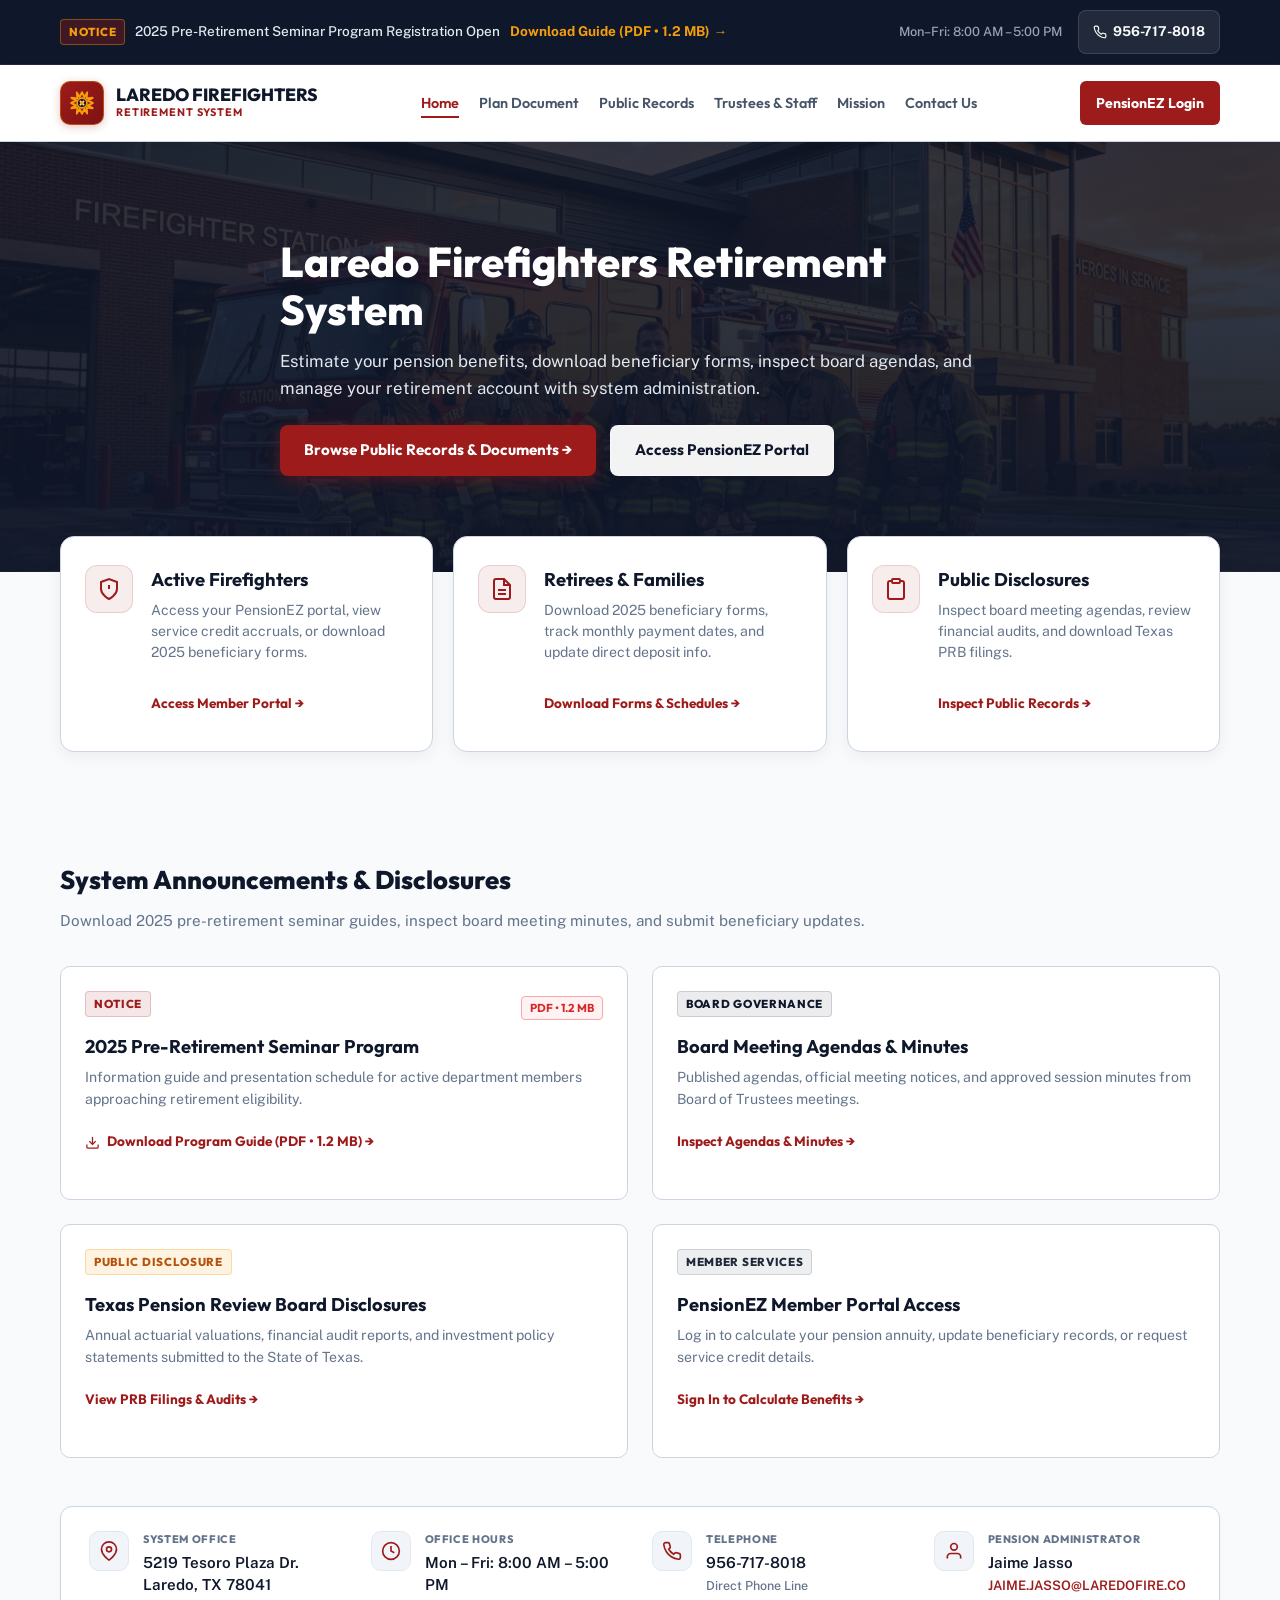
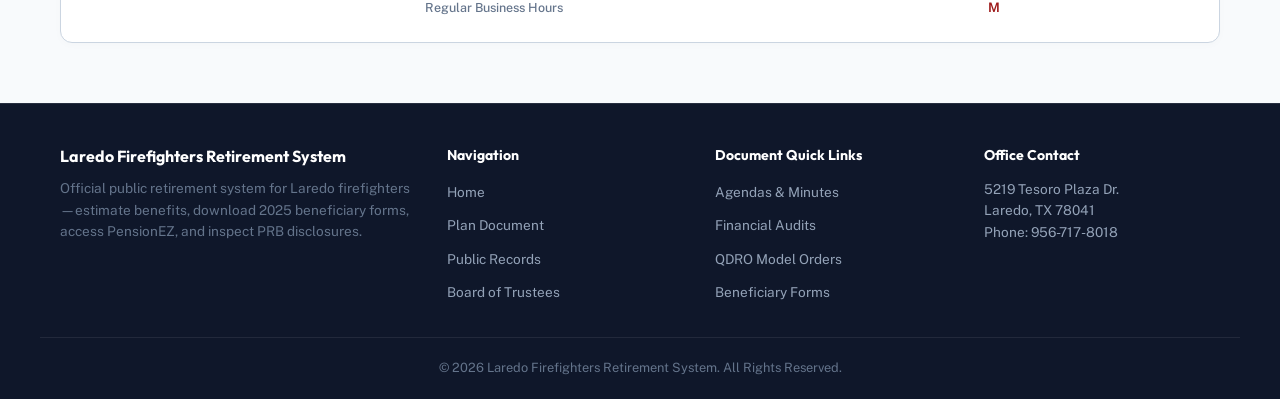
<file: index.html>
<!DOCTYPE html>
<html lang="en">
<head>
    <meta charset="UTF-8">
    <meta name="viewport" content="width=device-width, initial-scale=1.0">
    <title>Laredo Firefighters Retirement System | Home</title>
    <meta name="description" content="Estimate your Laredo Fire pension benefits, download 2025 beneficiary forms, inspect board meeting disclosures, and access PensionEZ.">
    <link rel="preconnect" href="https://fonts.googleapis.com">
    <link rel="preconnect" href="https://fonts.gstatic.com" crossorigin>
    <link href="https://fonts.googleapis.com/css2?family=Outfit:wght@500;600;700;800&family=Public+Sans:wght@400;500;600;700&display=swap" rel="stylesheet">
    <link rel="stylesheet" href="style.css">
</head>
<body>

    <!-- Top Announcement Bar -->
    <div class="top-bar">
        <div class="container top-bar-content">
            <div class="top-bar-left">
                <span class="badge-live">NOTICE</span>
                <span class="top-bar-text">2025 Pre-Retirement Seminar Program Registration Open</span>
                <a href="https://www.laredofire.com/LOFULF/LOFDCS/LAREDOFIREFIGHTERSPRERETIREMENTSEMINARPROGRAM2025.pdf" target="_blank" rel="noopener noreferrer" class="top-bar-link">Download Guide (PDF &bull; 1.2 MB) &rarr;</a>
            </div>
            <div class="top-bar-right">
                <span class="top-bar-hours">Mon&ndash;Fri: 8:00 AM &ndash; 5:00 PM</span>
                <a href="tel:956-717-8018" class="contact-pill" aria-label="Call System Office at 956-717-8018">
                    <svg width="14" height="14" viewBox="0 0 24 24" fill="none" stroke="currentColor" stroke-width="2"><path d="M22 16.92v3a2 2 0 0 1-2.18 2 19.79 19.79 0 0 1-8.63-3.07 19.5 19.5 0 0 1-6-6 19.79 19.79 0 0 1-3.07-8.67A2 2 0 0 1 4.11 2h3a2 2 0 0 1 2 1.72 12.84 12.84 0 0 0 .7 2.81 2 2 0 0 1-.45 2.11L8.09 9.91a16 16 0 0 0 6 6l1.27-1.27a2 2 0 0 1 2.11-.45 12.84 12.84 0 0 0 2.81.7A2 2 0 0 1 22 16.92z"/></svg>
                    956-717-8018
                </a>
            </div>
        </div>
    </div>

    <!-- Header Navigation -->
    <header class="site-header">
        <div class="container header-container">
            <a href="index.html" class="brand-logo">
                <div class="logo-badge" title="Laredo Firefighters Emblem">
                    <svg width="26" height="26" viewBox="0 0 24 24" fill="none" stroke="currentColor" stroke-width="1.8" stroke-linecap="round" stroke-linejoin="round">
                        <path d="M12 2L14.2 6.5L16.8 2.2L16.2 7.8L21.8 7.2L17.5 9.8L22 12L17.5 14.2L21.8 16.8L16.2 16.2L16.8 21.8L14.2 17.5L12 22L9.8 17.5L7.2 21.8L7.8 16.2L2.2 16.8L6.5 14.2L2 12L6.5 9.8L2.2 7.2L7.8 7.8L7.2 2.2L9.8 6.5Z" fill="var(--primary)" stroke="var(--accent)"/>
                        <circle cx="12" cy="12" r="4.5" fill="#0F172A" stroke="var(--accent)" stroke-width="1.5"/>
                        <path d="M10.5 13.5L13.5 10.5" stroke="#FFFFFF" stroke-width="1.5"/>
                        <path d="M10.5 10.5L13.5 13.5" stroke="#FFFFFF" stroke-width="1.5"/>
                        <circle cx="12" cy="12" r="1" fill="var(--accent)"/>
                    </svg>
                </div>
                <div class="brand-text">
                    <span class="brand-name">LAREDO FIREFIGHTERS</span>
                    <span class="brand-sub">RETIREMENT SYSTEM</span>
                </div>
            </a>

            <nav class="main-nav">
                <ul class="nav-list">
                    <li><a href="index.html" class="nav-link active">Home</a></li>
                    <li><a href="plan-document.html" class="nav-link">Plan Document</a></li>
                    <li><a href="documents.html" class="nav-link">Public Records</a></li>
                    <li><a href="trustees.html" class="nav-link">Trustees & Staff</a></li>
                    <li><a href="mission.html" class="nav-link">Mission</a></li>
                    <li><a href="contact.html" class="nav-link">Contact Us</a></li>
                </ul>
            </nav>

            <a href="login.html" class="btn-primary">PensionEZ Login</a>

            <button class="mobile-toggle" id="mobileToggle" aria-label="Toggle Menu">
                <span></span><span></span><span></span>
            </button>
        </div>
    </header>

    <!-- Mobile Navigation Drawer -->
    <div class="mobile-drawer" id="mobileDrawer" role="dialog" aria-modal="true" aria-label="Mobile Navigation Menu">
        <div class="mobile-drawer-header">
            <div class="brand-text">
                <span class="brand-name">LAREDO FIREFIGHTERS</span>
                <span class="brand-sub">RETIREMENT SYSTEM</span>
            </div>
            <button class="mobile-close" id="mobileClose" aria-label="Close navigation menu">&times;</button>
        </div>
        <ul class="mobile-nav-list">
            <li><a href="index.html" class="mobile-nav-link">Home</a></li>
            <li><a href="plan-document.html" class="mobile-nav-link">Plan Document</a></li>
            <li><a href="documents.html" class="mobile-nav-link">Public Records & Audits</a></li>
            <li><a href="trustees.html" class="mobile-nav-link">Trustees & Staff</a></li>
            <li><a href="mission.html" class="mobile-nav-link">Mission Statement</a></li>
            <li><a href="contact.html" class="mobile-nav-link">Contact Us</a></li>
            <li><a href="login.html" class="mobile-nav-link">PensionEZ Portal Login</a></li>
        </ul>
    </div>

    <!-- Hero Section celebrating Laredo Firefighters -->
    <section class="hero-simple">
        <div class="container hero-simple-content">
            <h1>Laredo Firefighters Retirement System</h1>
            <p>Estimate your pension benefits, download beneficiary forms, inspect board agendas, and manage your retirement account with system administration.</p>
            <div class="hero-actions">
                <a href="documents.html" class="btn-hero-primary">Browse Public Records & Documents &rarr;</a>
                <a href="login.html" class="btn-hero-secondary">Access PensionEZ Portal</a>
            </div>
        </div>
    </section>

    <!-- Priority Audience Gateway Navigation -->
    <section class="audience-gateways-section">
        <div class="container">
            <div class="audience-grid">
                <a href="login.html" class="gateway-card gateway-card-active">
                    <div class="gateway-icon">
                        <svg width="24" height="24" viewBox="0 0 24 24" fill="none" stroke="currentColor" stroke-width="2"><path d="M12 22s8-4 8-10V5l-8-3-8 3v7c0 6 8 10 8 10z"/><path d="M12 8v4"/><path d="M12 16h.01"/></svg>
                    </div>
                    <div class="gateway-content">
                        <h3>Active Firefighters</h3>
                        <p>Access your PensionEZ portal, view service credit accruals, or download 2025 beneficiary forms.</p>
                        <span class="gateway-link">Access Member Portal &rarr;</span>
                    </div>
                </a>

                <a href="documents.html?category=forms" class="gateway-card">
                    <div class="gateway-icon">
                        <svg width="24" height="24" viewBox="0 0 24 24" fill="none" stroke="currentColor" stroke-width="2"><path d="M14 2H6a2 2 0 0 0-2 2v16a2 2 0 0 0 2 2h12a2 2 0 0 0 2-2V8z"/><polyline points="14 2 14 8 20 8"/><line x1="16" y1="13" x2="8" y2="13"/><line x1="16" y1="17" x2="8" y2="17"/></svg>
                    </div>
                    <div class="gateway-content">
                        <h3>Retirees & Families</h3>
                        <p>Download 2025 beneficiary forms, track monthly payment dates, and update direct deposit info.</p>
                        <span class="gateway-link">Download Forms & Schedules &rarr;</span>
                    </div>
                </a>

                <a href="documents.html?category=agendas" class="gateway-card">
                    <div class="gateway-icon">
                        <svg width="24" height="24" viewBox="0 0 24 24" fill="none" stroke="currentColor" stroke-width="2"><path d="M16 4h2a2 2 0 0 1 2 2v14a2 2 0 0 1-2 2H6a2 2 0 0 1-2-2V6a2 2 0 0 1 2-2h2"/><rect x="8" y="2" width="8" height="4" rx="1" ry="1"/></svg>
                    </div>
                    <div class="gateway-content">
                        <h3>Public Disclosures</h3>
                        <p>Inspect board meeting agendas, review financial audits, and download Texas PRB filings.</p>
                        <span class="gateway-link">Inspect Public Records &rarr;</span>
                    </div>
                </a>
            </div>
        </div>
    </section>

    <!-- Announcements & Public Disclosures Section -->
    <main class="home-section">
        <div class="container">
            <div class="section-header-block">
                <h2 class="section-title-clean">System Announcements & Disclosures</h2>
                <p class="section-desc-clean">Download 2025 pre-retirement seminar guides, inspect board meeting minutes, and submit beneficiary updates.</p>
            </div>

            <!-- News & Resources Cards -->
            <div class="news-cards-grid">
                
                <div class="news-card">
                    <div class="news-card-header">
                        <span class="news-category badge-category-notice">Notice</span>
                        <span class="pdf-indicator-badge">PDF &bull; 1.2 MB</span>
                    </div>
                    <h3>2025 Pre-Retirement Seminar Program</h3>
                    <p>Information guide and presentation schedule for active department members approaching retirement eligibility.</p>
                    <a href="https://www.laredofire.com/LOFULF/LOFDCS/LAREDOFIREFIGHTERSPRERETIREMENTSEMINARPROGRAM2025.pdf" target="_blank" rel="noopener noreferrer" class="news-link">
                        <svg width="15" height="15" viewBox="0 0 24 24" fill="none" stroke="currentColor" stroke-width="2"><path d="M21 15v4a2 2 0 0 1-2 2H5a2 2 0 0 1-2-2v-4"/><polyline points="7 10 12 15 17 10"/><line x1="12" y1="15" x2="12" y2="3"/></svg>
                        Download Program Guide (PDF • 1.2 MB) &rarr;
                    </a>
                </div>

                <div class="news-card">
                    <div class="news-card-header">
                        <span class="news-category badge-category-gov">Board Governance</span>
                    </div>
                    <h3>Board Meeting Agendas & Minutes</h3>
                    <p>Published agendas, official meeting notices, and approved session minutes from Board of Trustees meetings.</p>
                    <a href="documents.html?category=agendas" class="news-link">Inspect Agendas & Minutes &rarr;</a>
                </div>

                <div class="news-card">
                    <div class="news-card-header">
                        <span class="news-category badge-category-prb">Public Disclosure</span>
                    </div>
                    <h3>Texas Pension Review Board Disclosures</h3>
                    <p>Annual actuarial valuations, financial audit reports, and investment policy statements submitted to the State of Texas.</p>
                    <a href="documents.html?category=prb" class="news-link">View PRB Filings & Audits &rarr;</a>
                </div>

                <div class="news-card">
                    <div class="news-card-header">
                        <span class="news-category badge-category-portal">Member Services</span>
                    </div>
                    <h3>PensionEZ Member Portal Access</h3>
                    <p>Log in to calculate your pension annuity, update beneficiary records, or request service credit details.</p>
                    <a href="login.html" class="news-link">Sign In to Calculate Benefits &rarr;</a>
                </div>

            </div>

            <!-- Redesigned Office & Support Banner -->
            <div class="office-contact-banner mt-5">
                <div class="office-card-item">
                    <div class="office-icon">
                        <svg width="20" height="20" viewBox="0 0 24 24" fill="none" stroke="currentColor" stroke-width="2"><path d="M21 10c0 7-9 13-9 13s-9-6-9-13a9 9 0 0 1 18 0z"/><circle cx="12" cy="10" r="3"/></svg>
                    </div>
                    <div class="office-details">
                        <span class="office-tag">SYSTEM OFFICE</span>
                        <p class="office-text">5219 Tesoro Plaza Dr.<br>Laredo, TX 78041</p>
                    </div>
                </div>

                <div class="office-card-item">
                    <div class="office-icon">
                        <svg width="20" height="20" viewBox="0 0 24 24" fill="none" stroke="currentColor" stroke-width="2"><circle cx="12" cy="12" r="10"/><polyline points="12 6 12 12 16 14"/></svg>
                    </div>
                    <div class="office-details">
                        <span class="office-tag">OFFICE HOURS</span>
                        <p class="office-text">Mon &ndash; Fri: 8:00 AM &ndash; 5:00 PM<br><span class="text-muted-sm">Regular Business Hours</span></p>
                    </div>
                </div>

                <div class="office-card-item">
                    <div class="office-icon">
                        <svg width="20" height="20" viewBox="0 0 24 24" fill="none" stroke="currentColor" stroke-width="2"><path d="M22 16.92v3a2 2 0 0 1-2.18 2 19.79 19.79 0 0 1-8.63-3.07 19.5 19.5 0 0 1-6-6 19.79 19.79 0 0 1-3.07-8.67A2 2 0 0 1 4.11 2h3a2 2 0 0 1 2 1.72 12.84 12.84 0 0 0 .7 2.81 2 2 0 0 1-.45 2.11L8.09 9.91a16 16 0 0 0 6 6l1.27-1.27a2 2 0 0 1 2.11-.45 12.84 12.84 0 0 0 2.81.7A2 2 0 0 1 22 16.92z"/></svg>
                    </div>
                    <div class="office-details">
                        <span class="office-tag">TELEPHONE</span>
                        <p class="office-text"><a href="tel:956-717-8018" class="link-dark">956-717-8018</a><br><span class="text-muted-sm">Direct Phone Line</span></p>
                        <a href="tel:956-717-8018" class="mobile-action-btn mobile-call-btn">📞 Tap to Call 956-717-8018</a>
                    </div>
                </div>

                <div class="office-card-item">
                    <div class="office-icon">
                        <svg width="20" height="20" viewBox="0 0 24 24" fill="none" stroke="currentColor" stroke-width="2"><path d="M20 21v-2a4 4 0 0 0-4-4H8a4 4 0 0 0-4 4v2"/><circle cx="12" cy="7" r="4"/></svg>
                    </div>
                    <div class="office-details">
                        <span class="office-tag">PENSION ADMINISTRATOR</span>
                        <p class="office-text">Jaime Jasso<br><a href="mailto:JAIME.JASSO@LAREDOFIRE.COM" class="link-primary-sm">JAIME.JASSO@LAREDOFIRE.COM</a></p>
                        <a href="mailto:JAIME.JASSO@LAREDOFIRE.COM" class="mobile-action-btn mobile-email-btn">✉️ Tap to Email Jaime Jasso</a>
                    </div>
                </div>
            </div>

        </div>
    </main>

    <!-- Footer -->
    <footer class="site-footer">
        <div class="container footer-grid">
            <div class="footer-brand">
                <h4>Laredo Firefighters Retirement System</h4>
                <p>Official public retirement system for Laredo firefighters—estimate benefits, download 2025 beneficiary forms, access PensionEZ, and inspect PRB disclosures.</p>
            </div>
            <div class="footer-col">
                <h5>Navigation</h5>
                <ul>
                    <li><a href="index.html">Home</a></li>
                    <li><a href="plan-document.html">Plan Document</a></li>
                    <li><a href="documents.html">Public Records</a></li>
                    <li><a href="trustees.html">Board of Trustees</a></li>
                </ul>
            </div>
            <div class="footer-col">
                <h5>Document Quick Links</h5>
                <ul>
                    <li><a href="documents.html?category=agendas">Agendas & Minutes</a></li>
                    <li><a href="documents.html?category=financials">Financial Audits</a></li>
                    <li><a href="documents.html?category=legal">QDRO Model Orders</a></li>
                    <li><a href="documents.html?category=forms">Beneficiary Forms</a></li>
                </ul>
            </div>
            <div class="footer-col">
                <h5>Office Contact</h5>
                <p style="font-size: 0.85rem;">5219 Tesoro Plaza Dr.<br>Laredo, TX 78041<br>Phone: <a href="tel:956-717-8018" style="color:#94A3B8;">956-717-8018</a></p>
            </div>
        </div>
        <div class="footer-bottom-text">
            <p>&copy; 2026 Laredo Firefighters Retirement System. All Rights Reserved.</p>
        </div>
    </footer>

    <script src="main.js"></script>
</body>
</html>
</file>
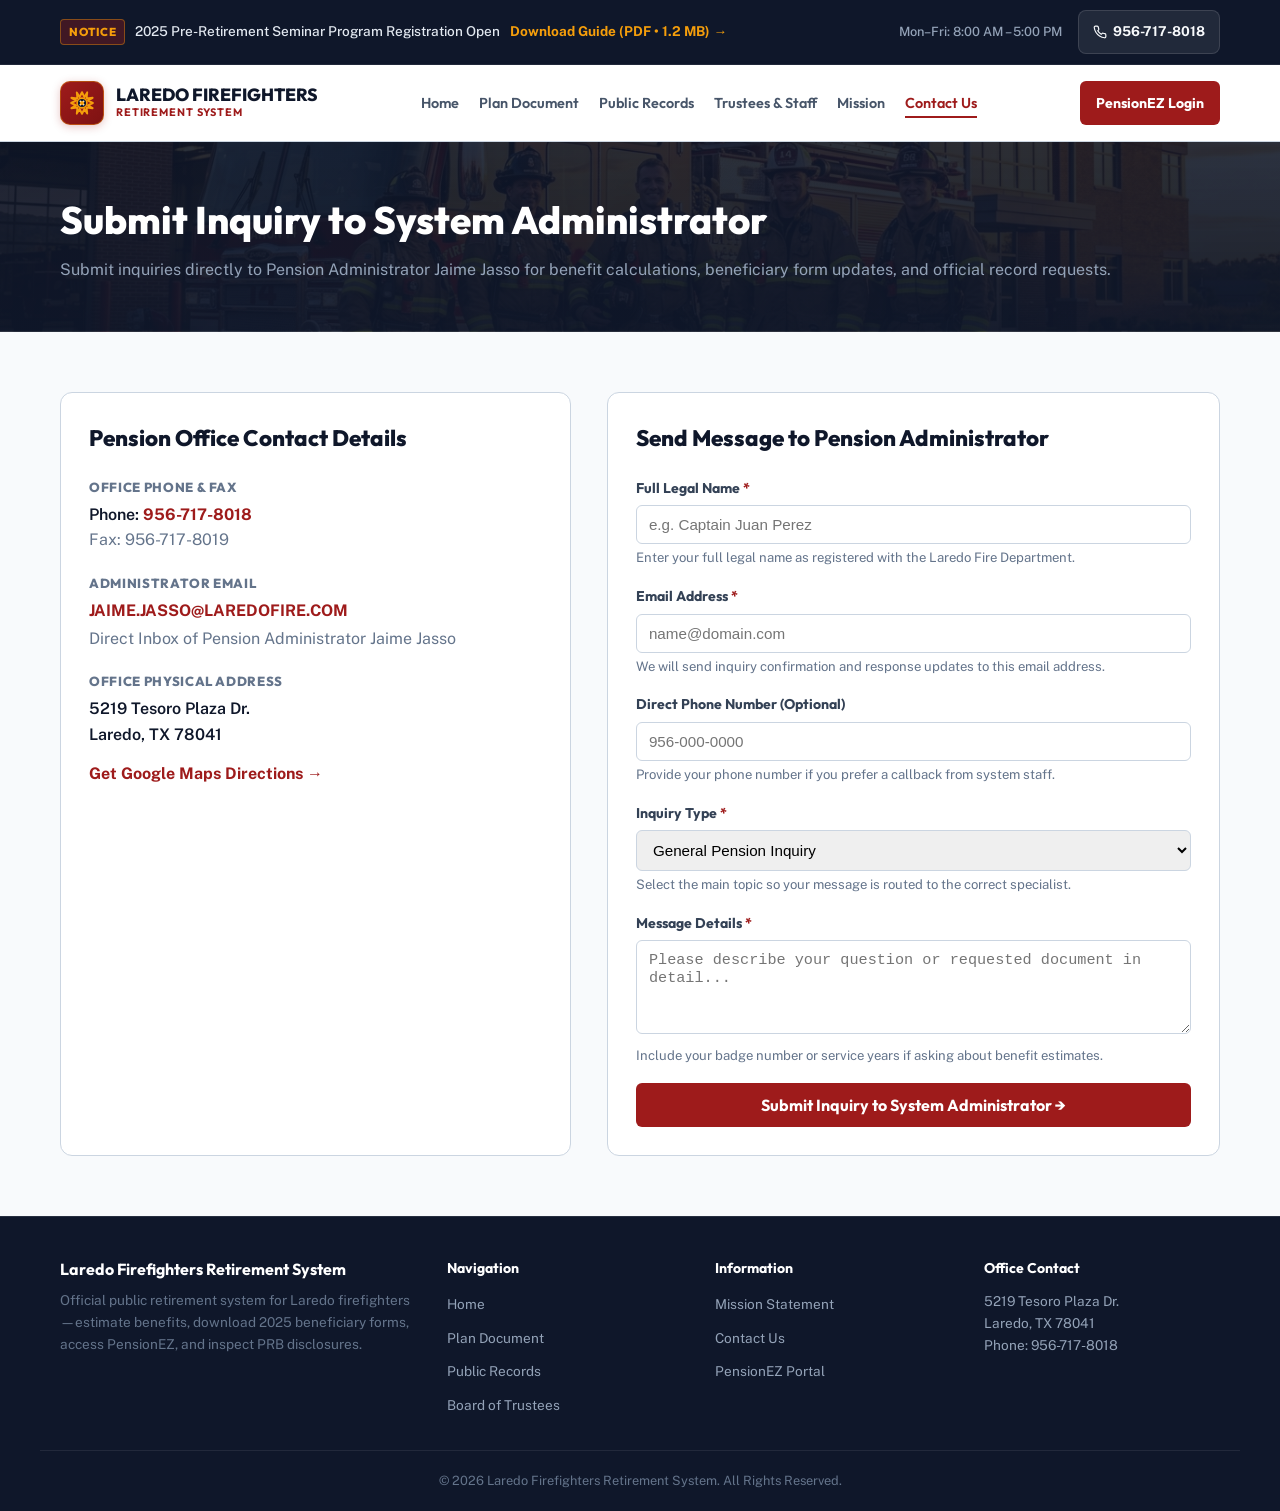
<file: contact.html>
<!DOCTYPE html>
<html lang="en">
<head>
    <meta charset="UTF-8">
    <meta name="viewport" content="width=device-width, initial-scale=1.0">
    <title>Laredo Firefighters Retirement System | Contact Us</title>
    <meta name="description" content="Contact the Laredo Firefighters Retirement System office. Phone 956-717-8018, Fax 956-717-8019, email JAIME.JASSO@LAREDOFIRE.COM, address 5219 Tesoro Plaza Dr., Laredo TX 78041.">
    <link rel="preconnect" href="https://fonts.googleapis.com">
    <link rel="preconnect" href="https://fonts.gstatic.com" crossorigin>
    <link href="https://fonts.googleapis.com/css2?family=Outfit:wght@500;600;700;800&family=Public+Sans:wght@400;500;600;700&display=swap" rel="stylesheet">
    <link rel="stylesheet" href="style.css">
</head>
<body>

    <!-- Top Announcement Bar -->
    <div class="top-bar">
        <div class="container top-bar-content">
            <div class="top-bar-left">
                <span class="badge-live">NOTICE</span>
                <span class="top-bar-text">2025 Pre-Retirement Seminar Program Registration Open</span>
                <a href="https://www.laredofire.com/LOFULF/LOFDCS/LAREDOFIREFIGHTERSPRERETIREMENTSEMINARPROGRAM2025.pdf" target="_blank" rel="noopener noreferrer" class="top-bar-link">Download Guide (PDF &bull; 1.2 MB) &rarr;</a>
            </div>
            <div class="top-bar-right">
                <span class="top-bar-hours">Mon&ndash;Fri: 8:00 AM &ndash; 5:00 PM</span>
                <a href="tel:956-717-8018" class="contact-pill" aria-label="Call System Office at 956-717-8018">
                    <svg width="14" height="14" viewBox="0 0 24 24" fill="none" stroke="currentColor" stroke-width="2"><path d="M22 16.92v3a2 2 0 0 1-2.18 2 19.79 19.79 0 0 1-8.63-3.07 19.5 19.5 0 0 1-6-6 19.79 19.79 0 0 1-3.07-8.67A2 2 0 0 1 4.11 2h3a2 2 0 0 1 2 1.72 12.84 12.84 0 0 0 .7 2.81 2 2 0 0 1-.45 2.11L8.09 9.91a16 16 0 0 0 6 6l1.27-1.27a2 2 0 0 1 2.11-.45 12.84 12.84 0 0 0 2.81.7A2 2 0 0 1 22 16.92z"/></svg>
                    956-717-8018
                </a>
            </div>
        </div>
    </div>

    <!-- Header Navigation -->
    <header class="site-header">
        <div class="container header-container">
            <a href="index.html" class="brand-logo">
                <div class="logo-badge" title="Laredo Firefighters Emblem">
                    <svg width="26" height="26" viewBox="0 0 24 24" fill="none" stroke="currentColor" stroke-width="1.8" stroke-linecap="round" stroke-linejoin="round">
                        <path d="M12 2L14.2 6.5L16.8 2.2L16.2 7.8L21.8 7.2L17.5 9.8L22 12L17.5 14.2L21.8 16.8L16.2 16.2L16.8 21.8L14.2 17.5L12 22L9.8 17.5L7.2 21.8L7.8 16.2L2.2 16.8L6.5 14.2L2 12L6.5 9.8L2.2 7.2L7.8 7.8L7.2 2.2L9.8 6.5Z" fill="var(--primary)" stroke="var(--accent)"/>
                        <circle cx="12" cy="12" r="4.5" fill="#0F172A" stroke="var(--accent)" stroke-width="1.5"/>
                        <path d="M10.5 13.5L13.5 10.5" stroke="#FFFFFF" stroke-width="1.5"/>
                        <path d="M10.5 10.5L13.5 13.5" stroke="#FFFFFF" stroke-width="1.5"/>
                        <circle cx="12" cy="12" r="1" fill="var(--accent)"/>
                    </svg>
                </div>
                <div class="brand-text">
                    <span class="brand-name">LAREDO FIREFIGHTERS</span>
                    <span class="brand-sub">RETIREMENT SYSTEM</span>
                </div>
            </a>

            <nav class="main-nav">
                <ul class="nav-list">
                    <li><a href="index.html" class="nav-link">Home</a></li>
                    <li><a href="plan-document.html" class="nav-link">Plan Document</a></li>
                    <li><a href="documents.html" class="nav-link">Public Records</a></li>
                    <li><a href="trustees.html" class="nav-link">Trustees & Staff</a></li>
                    <li><a href="mission.html" class="nav-link">Mission</a></li>
                    <li><a href="contact.html" class="nav-link active">Contact Us</a></li>
                </ul>
            </nav>

            <a href="login.html" class="btn-primary">PensionEZ Login</a>

            <button class="mobile-toggle" id="mobileToggle" aria-label="Toggle Menu">
                <span></span><span></span><span></span>
            </button>
        </div>
    </header>
    <!-- Mobile Navigation Drawer -->
    <div class="mobile-drawer" id="mobileDrawer" role="dialog" aria-modal="true" aria-label="Mobile Navigation Menu">
        <div class="mobile-drawer-header">
            <div class="brand-text">
                <span class="brand-name">LAREDO FIREFIGHTERS</span>
                <span class="brand-sub">RETIREMENT SYSTEM</span>
            </div>
            <button class="mobile-close" id="mobileClose" aria-label="Close Navigation Menu">&times;</button>
        </div>
        <ul class="mobile-nav-list">
            <li><a href="index.html" class="mobile-nav-link">Home</a></li>
            <li><a href="plan-document.html" class="mobile-nav-link">Plan Document</a></li>
            <li><a href="documents.html" class="mobile-nav-link">Public Records & Audits</a></li>
            <li><a href="trustees.html" class="mobile-nav-link">Trustees & Staff</a></li>
            <li><a href="mission.html" class="mobile-nav-link">Mission Statement</a></li>
            <li><a href="contact.html" class="mobile-nav-link">Contact Us</a></li>
            <li><a href="login.html" class="mobile-nav-link">PensionEZ Portal Login</a></li>
        </ul>
    </div>

    <section class="page-header">
        <div class="container">
            <h1>Submit Inquiry to System Administrator</h1>
            <p>Submit inquiries directly to Pension Administrator Jaime Jasso for benefit calculations, beneficiary form updates, and official record requests.</p>
        </div>
    </section>

    <!-- Content Section -->
    <main class="home-section">
        <div class="container">
            <div class="contact-layout">
                <div class="contact-info-box">
                    <h3>Pension Office Contact Details</h3>

                    <div class="info-item">
                        <label>Office Phone & Fax</label>
                        <p>Phone: <a href="tel:956-717-8018" style="font-weight: 700;">956-717-8018</a></p>
                        <p style="font-weight: normal; color: var(--text-muted);">Fax: 956-717-8019</p>
                        <a href="tel:956-717-8018" class="mobile-action-btn mobile-call-btn">📞 Tap to Call 956-717-8018</a>
                    </div>

                    <div class="info-item">
                        <label>Administrator Email</label>
                        <p><a href="mailto:JAIME.JASSO@LAREDOFIRE.COM" style="font-weight: 700;">JAIME.JASSO@LAREDOFIRE.COM</a></p>
                        <span style="color: var(--text-muted); display: block; margin-top: 2px;">Direct Inbox of Pension Administrator Jaime Jasso</span>
                        <a href="mailto:JAIME.JASSO@LAREDOFIRE.COM" class="mobile-action-btn mobile-email-btn">✉️ Tap to Email Administrator</a>
                    </div>

                    <div class="info-item">
                        <label>Office Physical Address</label>
                        <p>5219 Tesoro Plaza Dr.<br>Laredo, TX 78041</p>
                        <a href="https://maps.google.com/?q=5219+Tesoro+Plaza+Dr,+Laredo,+TX+78041" target="_blank" rel="noopener noreferrer" style="font-weight: 700; color: var(--primary); display: inline-flex; align-items: center; min-height: 44px; margin-top: 4px;">Get Google Maps Directions &rarr;</a>
                    </div>
                </div>

                <div class="contact-form-clean">
                    <h3>Send Message to Pension Administrator</h3>
                    
                    <div id="contactSuccessAlert" class="form-alert-success hidden" role="status" tabindex="-1">
                        <svg width="22" height="22" viewBox="0 0 24 24" fill="none" stroke="currentColor" stroke-width="2"><path d="M22 11.08V12a10 10 0 1 1-5.93-9.14"/><polyline points="22 4 12 14.01 9 11.01"/></svg>
                        <div>
                            <strong style="font-size: 1rem; display: block; margin-bottom: 4px;">Inquiry Submitted Successfully!</strong>
                            <p style="margin: 0; line-height: 1.4;">Pension Administrator Jaime Jasso has received your message and will contact you within 1&ndash;2 business days.</p>
                        </div>
                    </div>

                    <form id="contactForm" onsubmit="handleContactSubmit(event)" novalidate>
                        <div class="form-group">
                            <label for="fullName">Full Legal Name <span class="required-star">*</span></label>
                            <input type="text" id="fullName" name="fullName" required minlength="2" placeholder="e.g. Captain Juan Perez" aria-describedby="fullNameHelp">
                            <small id="fullNameHelp" class="form-help">Enter your full legal name as registered with the Laredo Fire Department.</small>
                            <small id="fullNameError" class="form-error hidden">Please enter your full legal name.</small>
                        </div>

                        <div class="form-group">
                            <label for="email">Email Address <span class="required-star">*</span></label>
                            <input type="email" id="email" name="email" required placeholder="name@domain.com" aria-describedby="emailHelp">
                            <small id="emailHelp" class="form-help">We will send inquiry confirmation and response updates to this email address.</small>
                            <small id="emailError" class="form-error hidden">Please enter a valid email address.</small>
                        </div>

                        <div class="form-group">
                            <label for="phone">Direct Phone Number (Optional)</label>
                            <input type="tel" id="phone" name="phone" placeholder="956-000-0000" aria-describedby="phoneHelp">
                            <small id="phoneHelp" class="form-help">Provide your phone number if you prefer a callback from system staff.</small>
                        </div>

                        <div class="form-group">
                            <label for="subject">Inquiry Type <span class="required-star">*</span></label>
                            <select id="subject" name="subject" required aria-describedby="subjectHelp">
                                <option value="estimate">Estimate Retirement Benefit / Annuity Calculation</option>
                                <option value="beneficiary">Download 2025 Beneficiary Form / Designation Update</option>
                                <option value="financial">Financial Audit / Actuarial Report Question</option>
                                <option value="qdro">QDRO Model Order / Domestic Relations Order</option>
                                <option value="general" selected>General Pension Inquiry</option>
                            </select>
                            <small id="subjectHelp" class="form-help">Select the main topic so your message is routed to the correct specialist.</small>
                        </div>

                        <div class="form-group">
                            <label for="message">Message Details <span class="required-star">*</span></label>
                            <textarea id="message" name="message" rows="4" required minlength="10" placeholder="Please describe your question or requested document in detail..." aria-describedby="messageHelp"></textarea>
                            <small id="messageHelp" class="form-help">Include your badge number or service years if asking about benefit estimates.</small>
                            <small id="messageError" class="form-error hidden">Please enter at least 10 characters detailing your request.</small>
                        </div>

                        <button type="submit" id="submitBtn" class="btn-form-submit">Submit Inquiry to System Administrator &rarr;</button>
                    </form>
                </div>
            </div>
        </div>
    </main>

    <!-- Footer -->
    <footer class="site-footer">
        <div class="container footer-grid">
            <div class="footer-brand">
                <h4>Laredo Firefighters Retirement System</h4>
                <p>Official public retirement system for Laredo firefighters—estimate benefits, download 2025 beneficiary forms, access PensionEZ, and inspect PRB disclosures.</p>
            </div>
            <div class="footer-col">
                <h5>Navigation</h5>
                <ul>
                    <li><a href="index.html">Home</a></li>
                    <li><a href="plan-document.html">Plan Document</a></li>
                    <li><a href="documents.html">Public Records</a></li>
                    <li><a href="trustees.html">Board of Trustees</a></li>
                </ul>
            </div>
            <div class="footer-col">
                <h5>Information</h5>
                <ul>
                    <li><a href="mission.html">Mission Statement</a></li>
                    <li><a href="contact.html">Contact Us</a></li>
                    <li><a href="login.html">PensionEZ Portal</a></li>
                </ul>
            </div>
            <div class="footer-col">
                <h5>Office Contact</h5>
                <p style="font-size: 0.85rem;">5219 Tesoro Plaza Dr.<br>Laredo, TX 78041<br>Phone: <a href="tel:956-717-8018" style="color:#94A3B8;">956-717-8018</a></p>
            </div>
        </div>
        <div class="footer-bottom-text">
            <p>&copy; 2026 Laredo Firefighters Retirement System. All Rights Reserved.</p>
        </div>
    </footer>
    <script>
        function handleContactSubmit(e) {
            e.preventDefault();
            const form = document.getElementById('contactForm');
            const nameInput = document.getElementById('fullName');
            const emailInput = document.getElementById('email');
            const msgInput = document.getElementById('message');
            const alertBox = document.getElementById('contactSuccessAlert');
            const nameError = document.getElementById('fullNameError');
            const emailError = document.getElementById('emailError');
            const msgError = document.getElementById('messageError');

            let isValid = true;

            if (!nameInput.value.trim()) {
                nameError.classList.remove('hidden');
                isValid = false;
            } else {
                nameError.classList.add('hidden');
            }

            if (!emailInput.value.trim() || !emailInput.value.includes('@')) {
                emailError.classList.remove('hidden');
                isValid = false;
            } else {
                emailError.classList.add('hidden');
            }

            if (!msgInput.value.trim() || msgInput.value.trim().length < 10) {
                msgError.classList.remove('hidden');
                isValid = false;
            } else {
                msgError.classList.add('hidden');
            }

            if (isValid) {
                form.reset();
                alertBox.classList.remove('hidden');
                alertBox.focus();
                alertBox.scrollIntoView({ behavior: 'smooth', block: 'center' });
            }
        }
    </script>
    <script src="main.js"></script>
</body>
</html>
</file>
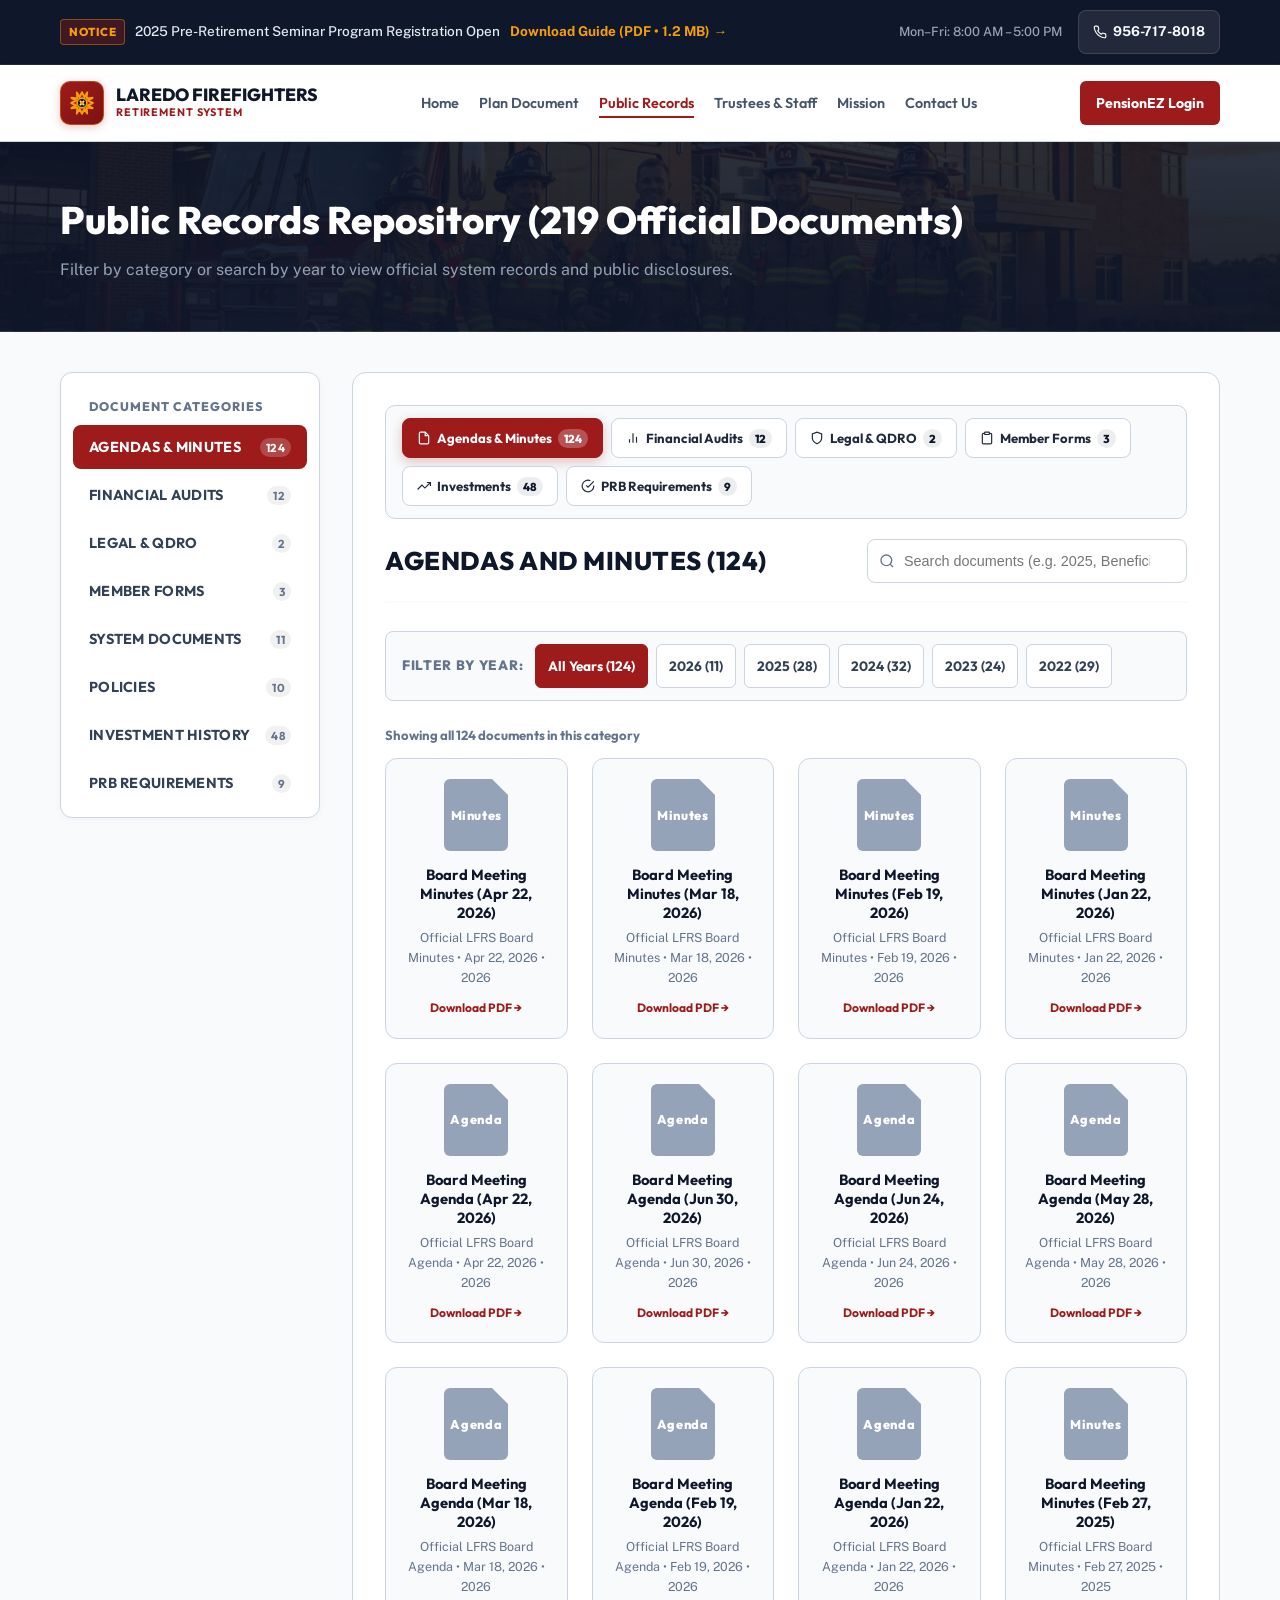
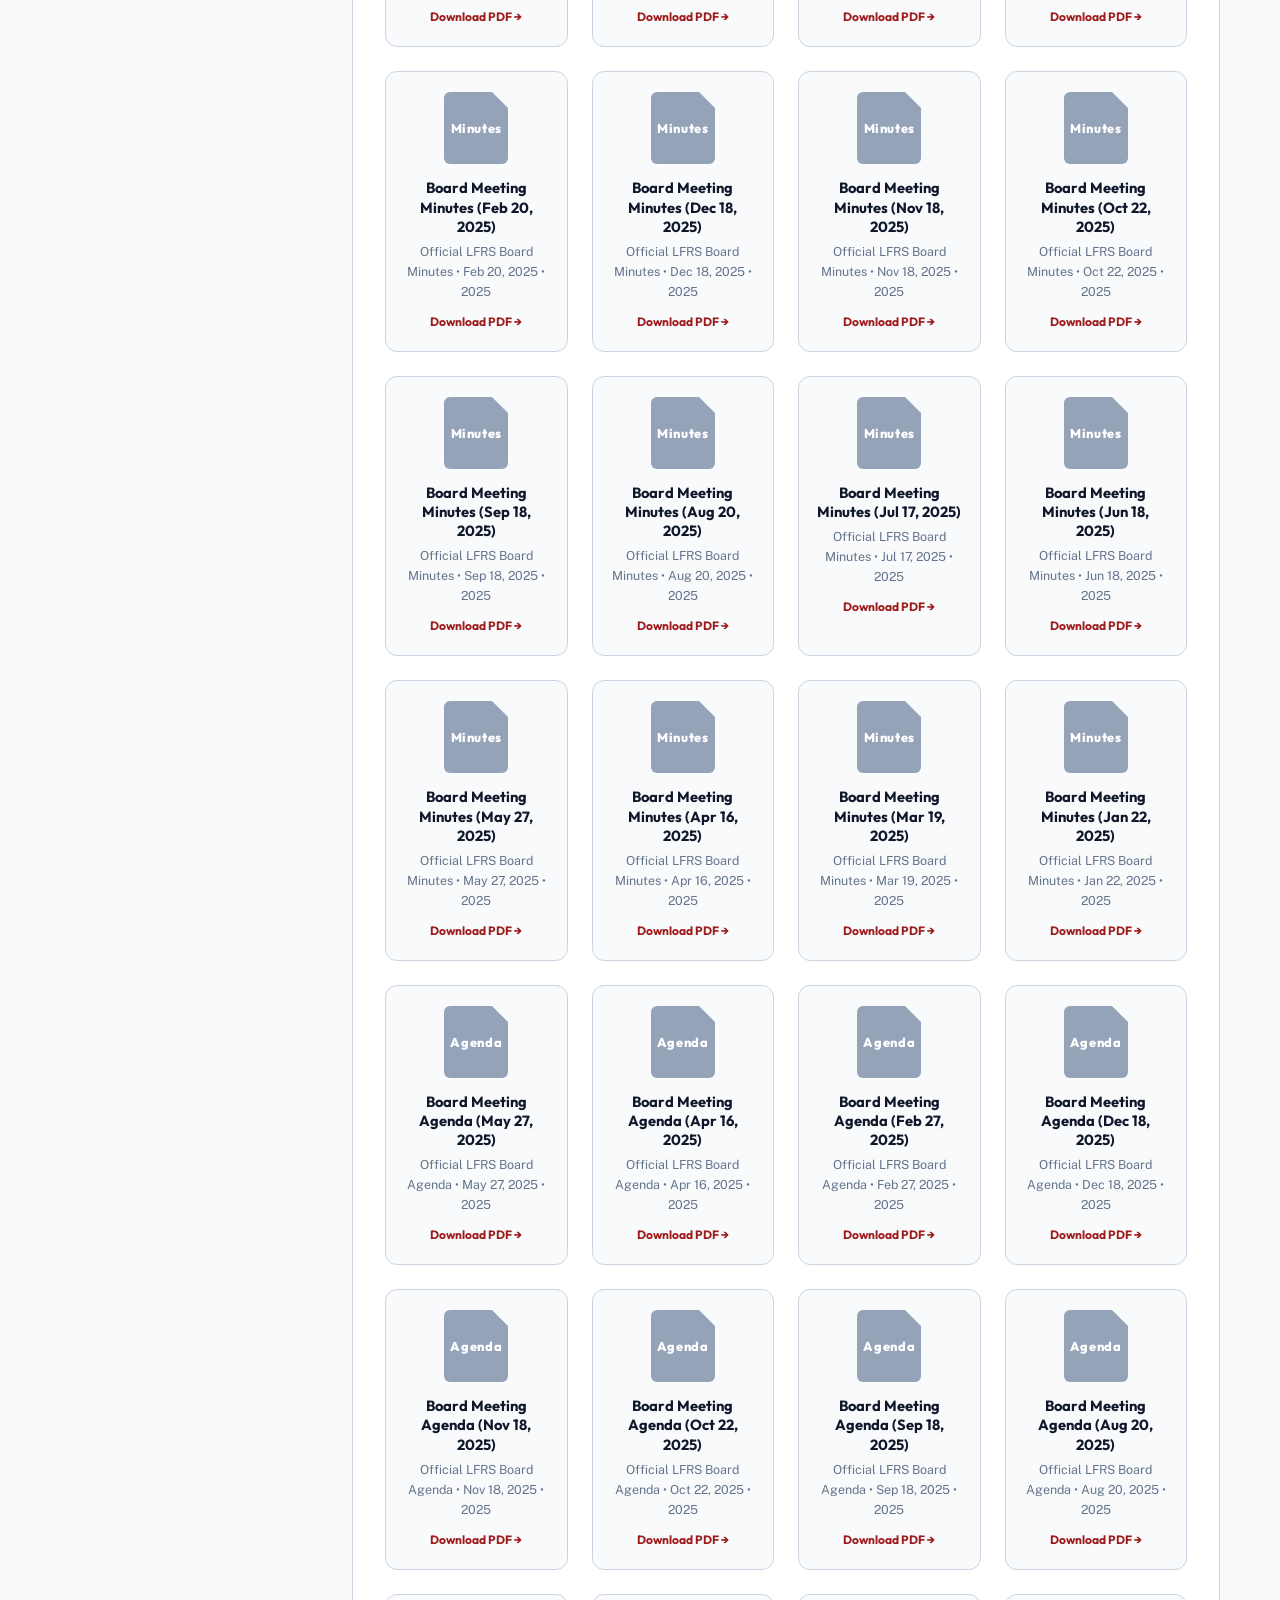
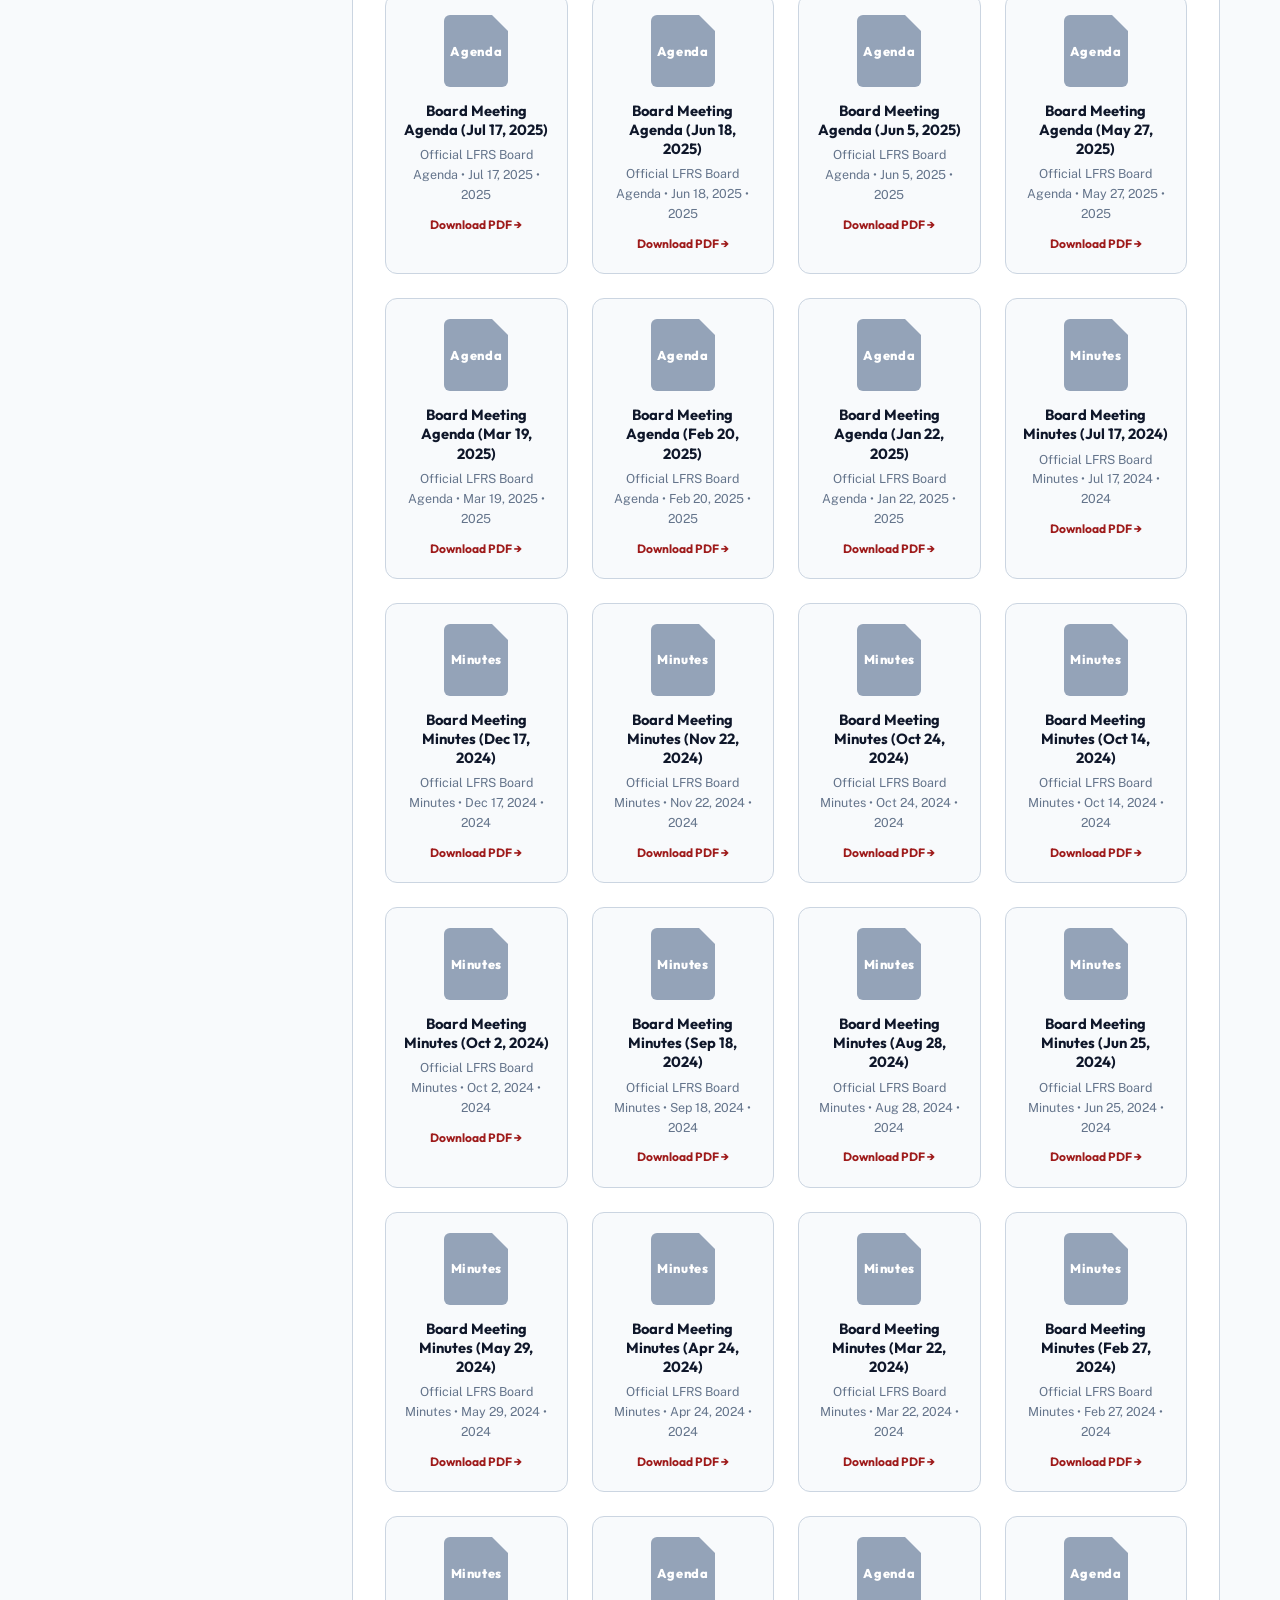
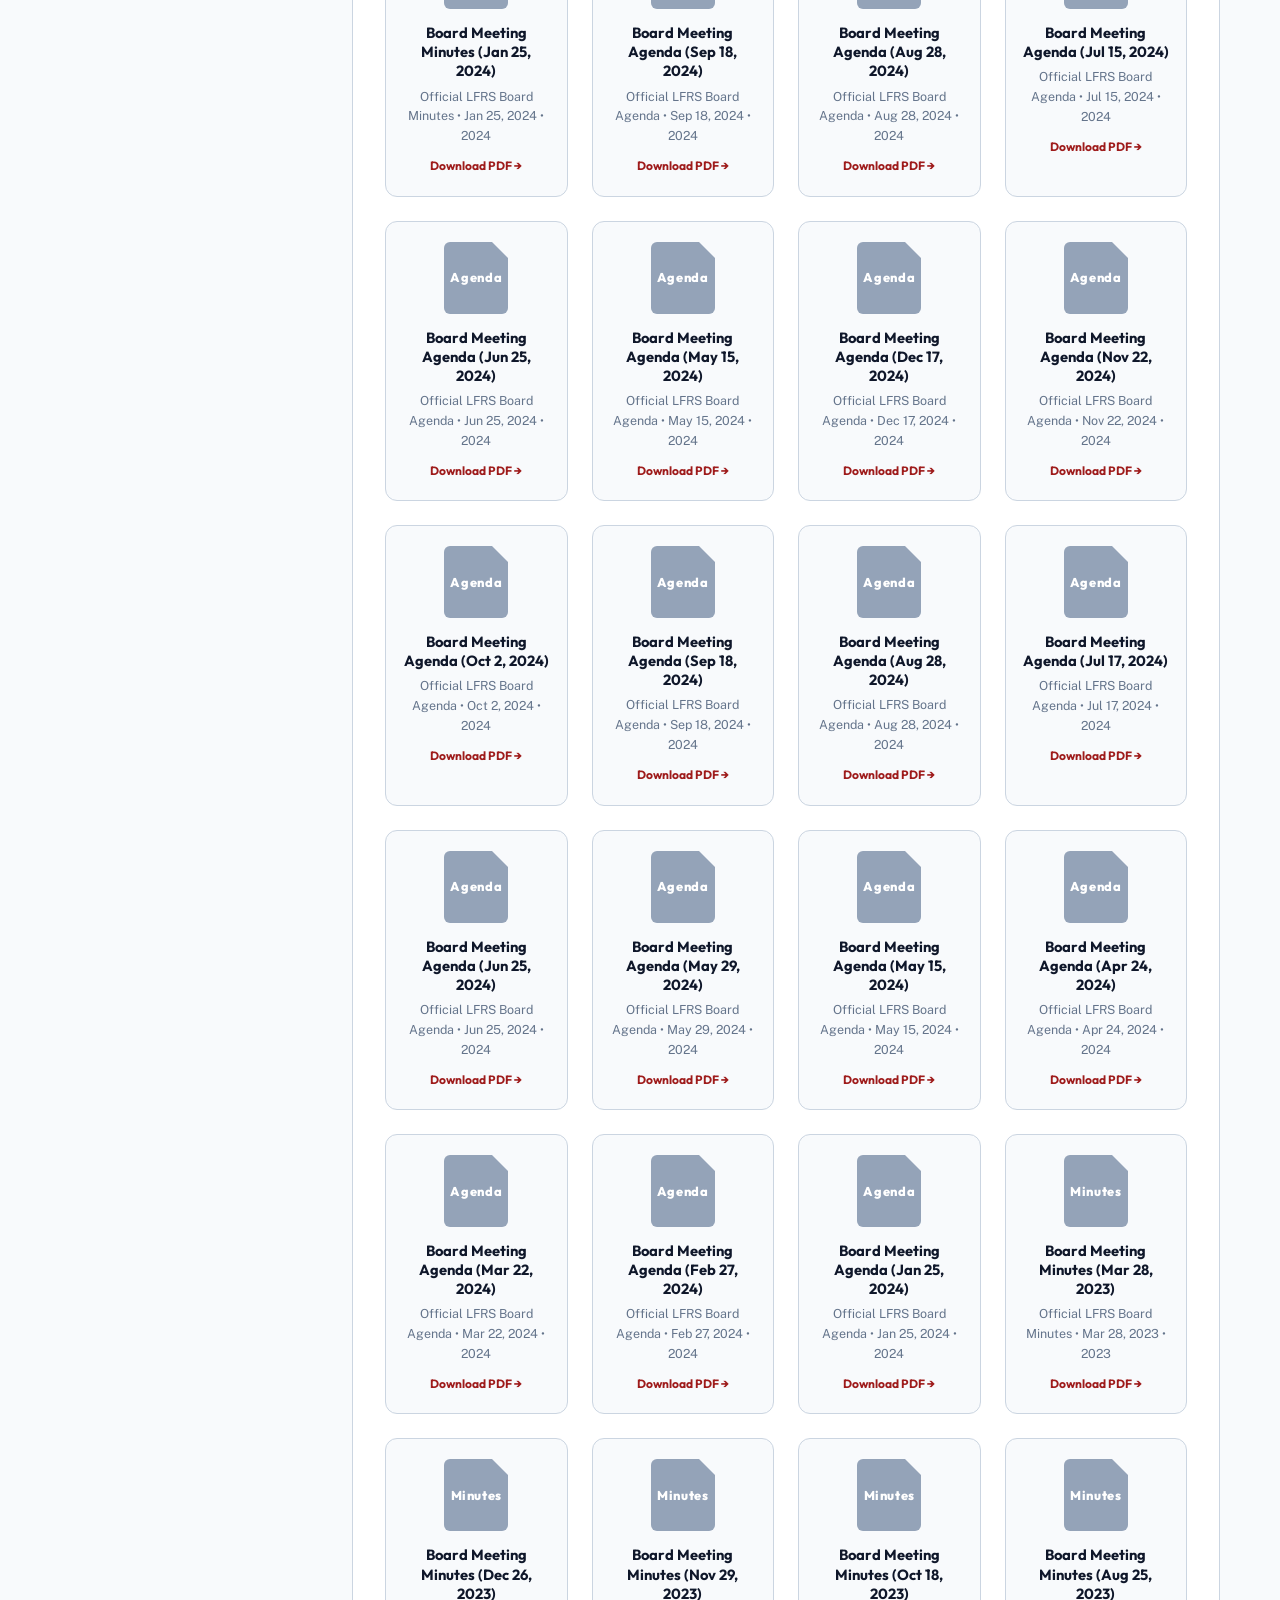
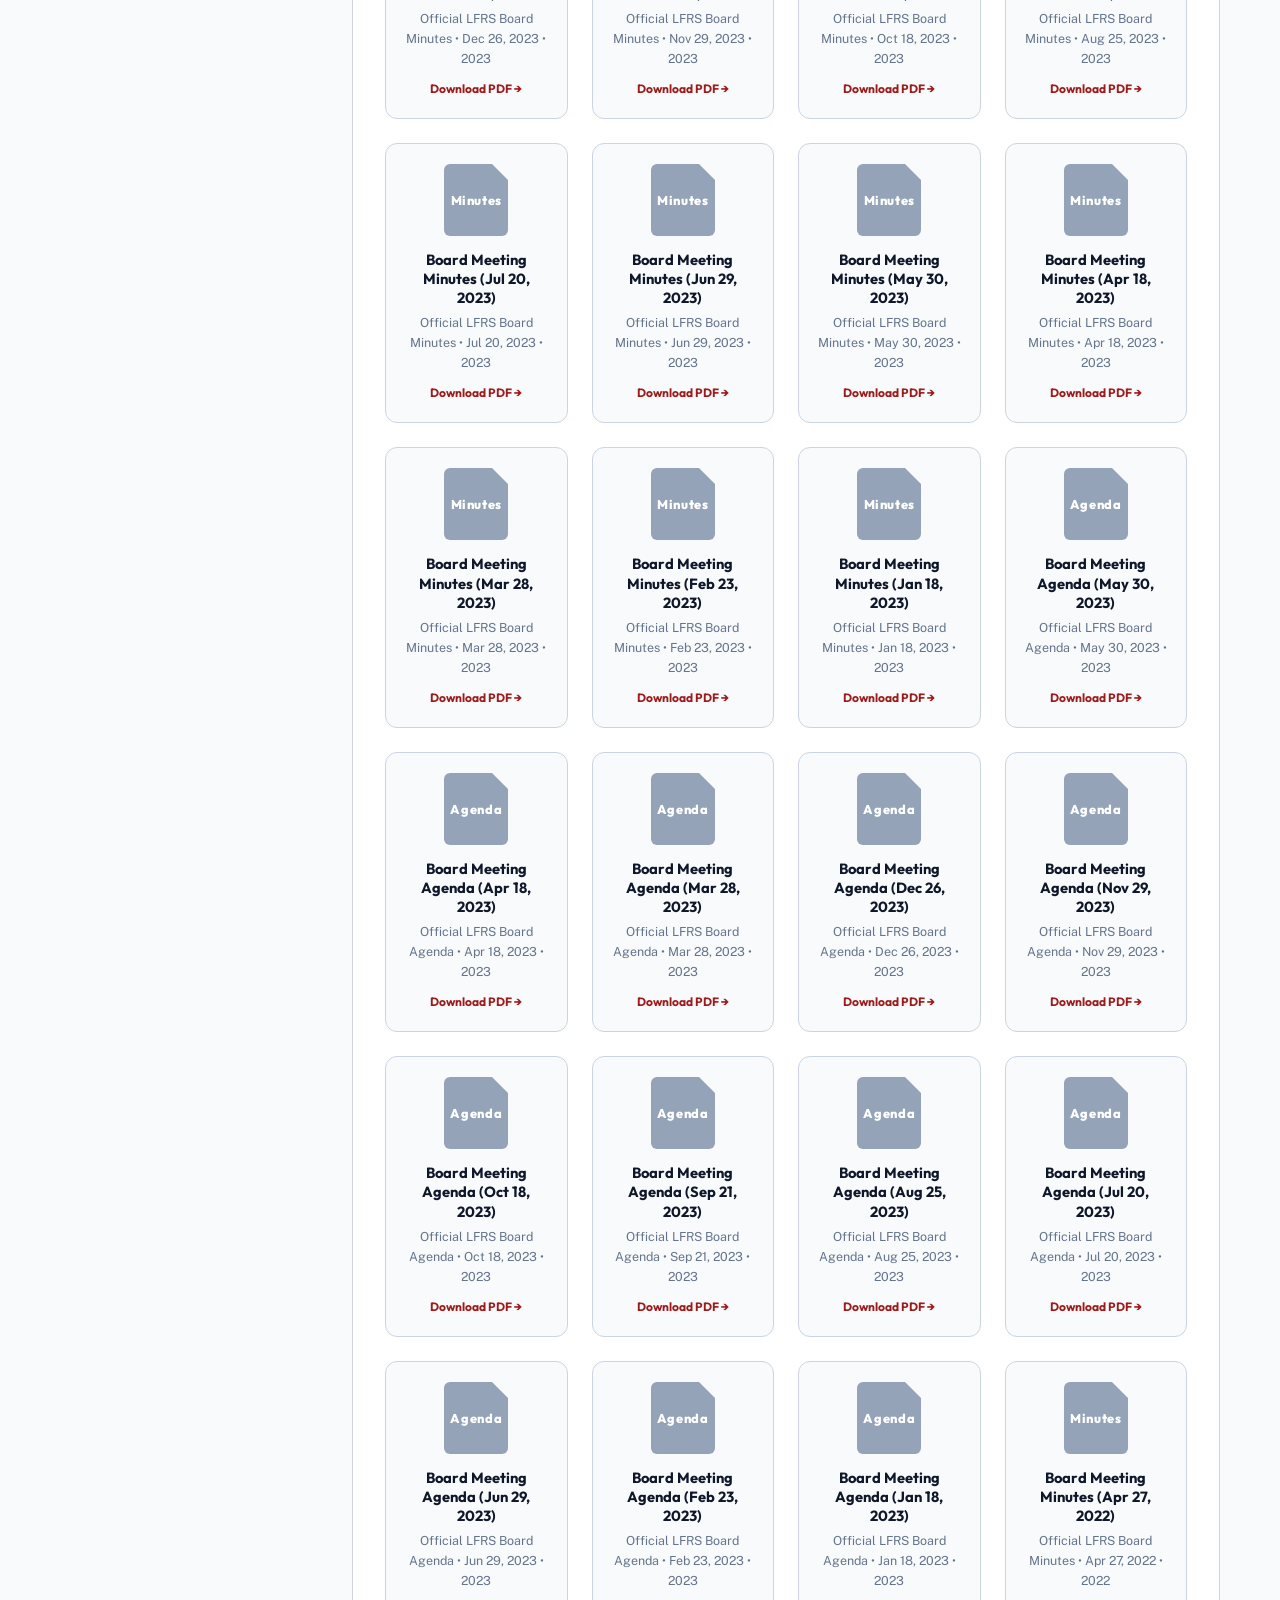
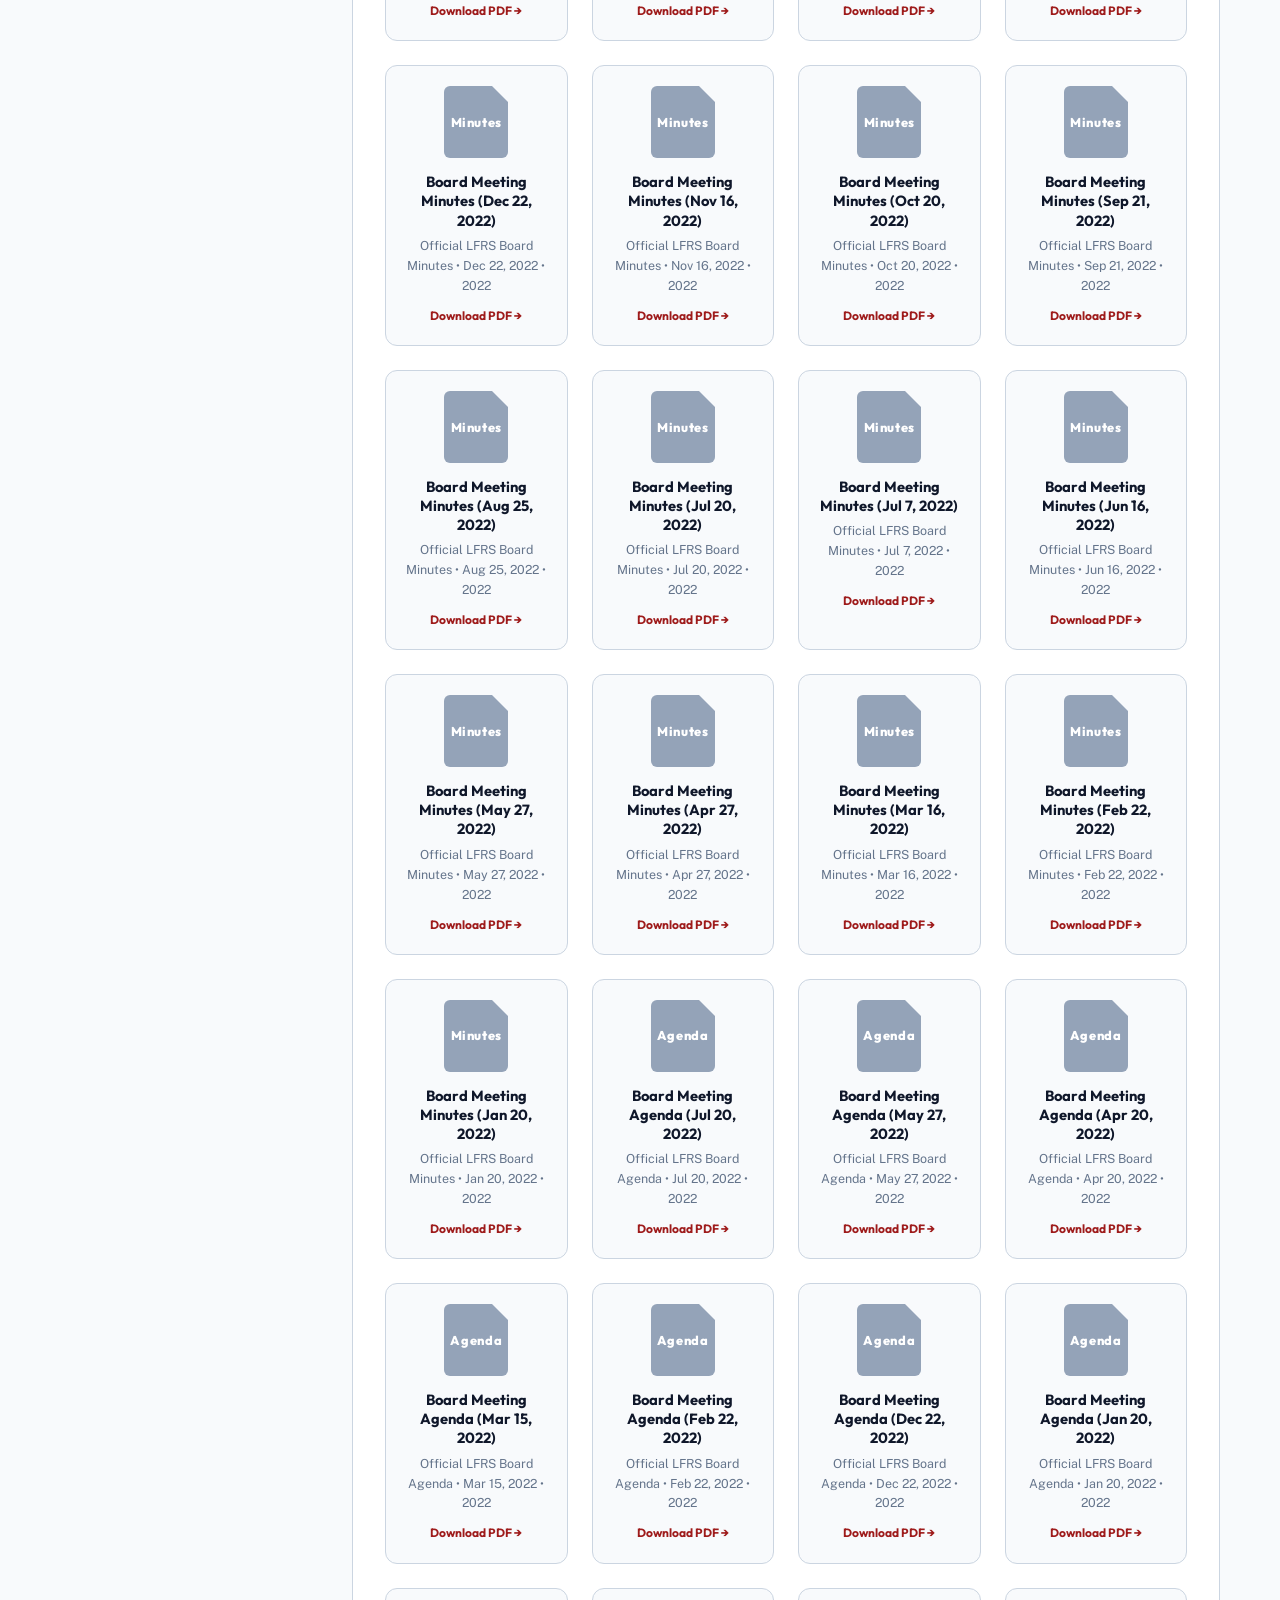
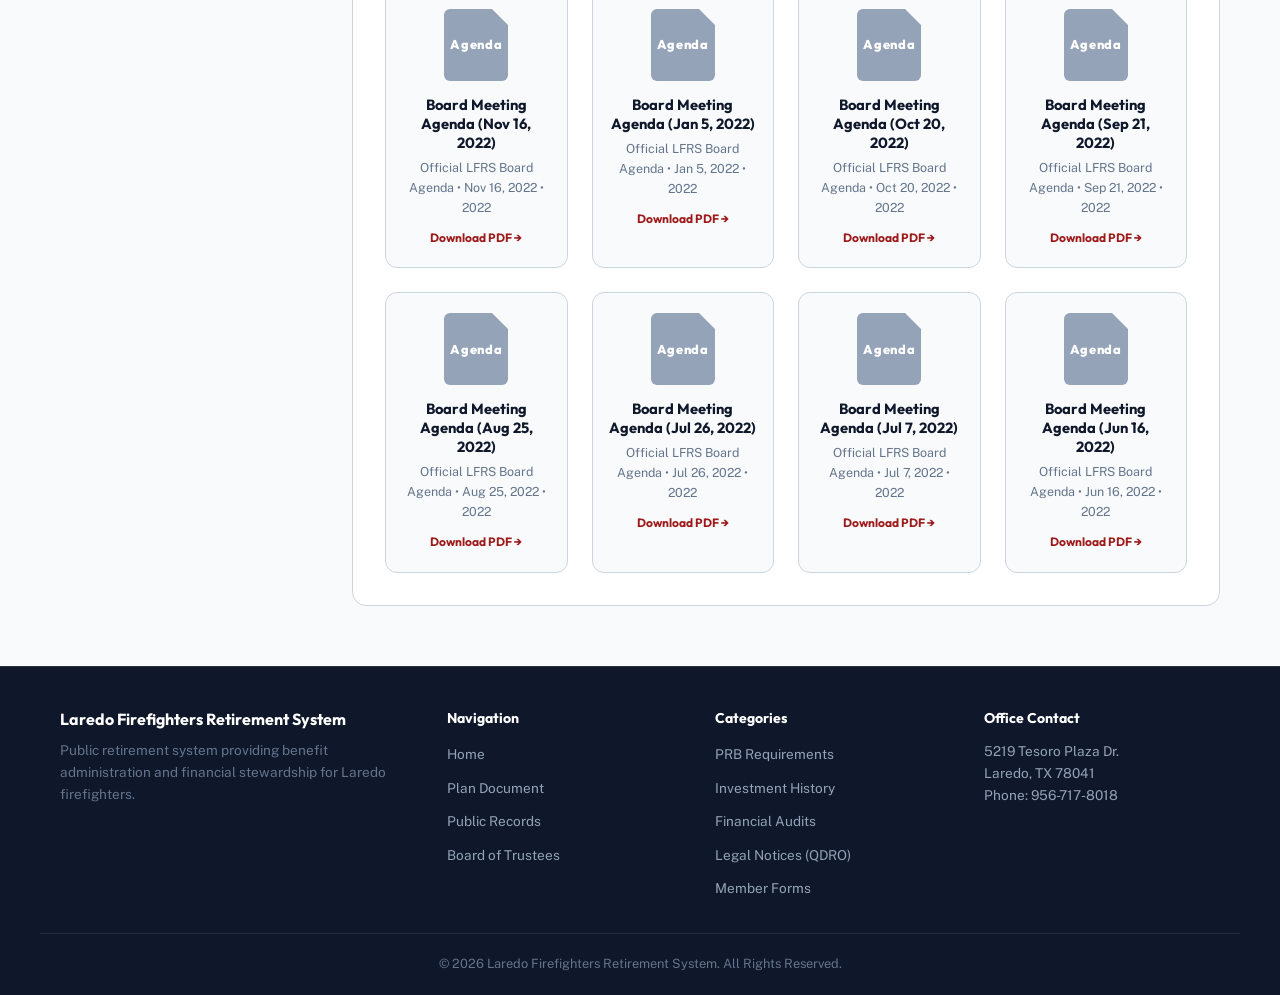
<file: documents.html>
<!DOCTYPE html>
<html lang="en">
<head>
    <meta charset="UTF-8">
    <meta name="viewport" content="width=device-width, initial-scale=1.0">
    <title>Laredo Firefighters Retirement System | Public Records Repository</title>
    <meta name="description" content="Searchable public document repository of the Laredo Firefighters Retirement System. Agendas, financial audits, investment performance, policies, PRB requirements, legal QDROs, and forms.">
    <link rel="preconnect" href="https://fonts.googleapis.com">
    <link rel="preconnect" href="https://fonts.gstatic.com" crossorigin>
    <link href="https://fonts.googleapis.com/css2?family=Outfit:wght@500;600;700;800&family=Public+Sans:wght@400;500;600;700&display=swap" rel="stylesheet">
    <link rel="stylesheet" href="style.css">
    <style>
        .year-filter-bar {
            display: flex;
            align-items: center;
            gap: 8px;
            flex-wrap: wrap;
            margin-bottom: 24px;
            padding: 12px 16px;
            background: #F8FAFC;
            border-radius: 8px;
            border: 1px solid var(--border);
        }
        .year-filter-label {
            font-family: var(--font-heading);
            font-size: 0.85rem;
            font-weight: 800;
            color: var(--text-muted);
            text-transform: uppercase;
            letter-spacing: 0.05em;
            margin-right: 4px;
        }
        .btn-year {
            background: #FFFFFF;
            border: 1px solid var(--border);
            color: #334155;
            font-family: var(--font-heading);
            font-size: 0.85rem;
            font-weight: 700;
            padding: 4px 12px;
            border-radius: 6px;
            cursor: pointer;
            transition: all 0.2s;
        }
        .btn-year:hover, .btn-year.active {
            background: var(--primary);
            color: #FFFFFF;
            border-color: var(--primary);
        }
        mark.search-highlight {
            background-color: rgba(254, 240, 138, 0.9);
            color: #0F172A;
            font-weight: 700;
            padding: 1px 3px;
            border-radius: 3px;
        }
        .btn-search-suggestion {
            background: transparent;
            border: none;
            color: var(--primary);
            font-family: inherit;
            font-size: inherit;
            font-weight: 700;
            text-decoration: underline;
            cursor: pointer;
            padding: 0;
            margin: 0;
        }
        .btn-search-suggestion:hover {
            color: var(--primary-dark);
        }
    </style>
</head>
<body>

    <!-- Top Announcement Bar -->
    <div class="top-bar">
        <div class="container top-bar-content">
            <div class="top-bar-left">
                <span class="badge-live">NOTICE</span>
                <span class="top-bar-text">2025 Pre-Retirement Seminar Program Registration Open</span>
                <a href="https://www.laredofire.com/LOFULF/LOFDCS/LAREDOFIREFIGHTERSPRERETIREMENTSEMINARPROGRAM2025.pdf" target="_blank" rel="noopener noreferrer" class="top-bar-link">Download Guide (PDF &bull; 1.2 MB) &rarr;</a>
            </div>
            <div class="top-bar-right">
                <span class="top-bar-hours">Mon&ndash;Fri: 8:00 AM &ndash; 5:00 PM</span>
                <a href="tel:956-717-8018" class="contact-pill" aria-label="Call System Office at 956-717-8018">
                    <svg width="14" height="14" viewBox="0 0 24 24" fill="none" stroke="currentColor" stroke-width="2"><path d="M22 16.92v3a2 2 0 0 1-2.18 2 19.79 19.79 0 0 1-8.63-3.07 19.5 19.5 0 0 1-6-6 19.79 19.79 0 0 1-3.07-8.67A2 2 0 0 1 4.11 2h3a2 2 0 0 1 2 1.72 12.84 12.84 0 0 0 .7 2.81 2 2 0 0 1-.45 2.11L8.09 9.91a16 16 0 0 0 6 6l1.27-1.27a2 2 0 0 1 2.11-.45 12.84 12.84 0 0 0 2.81.7A2 2 0 0 1 22 16.92z"/></svg>
                    956-717-8018
                </a>
            </div>
        </div>
    </div>

    <!-- Header Navigation -->
    <header class="site-header">
        <div class="container header-container">
            <a href="index.html" class="brand-logo">
                <div class="logo-badge" title="Laredo Firefighters Emblem">
                    <svg width="26" height="26" viewBox="0 0 24 24" fill="none" stroke="currentColor" stroke-width="1.8" stroke-linecap="round" stroke-linejoin="round">
                        <path d="M12 2L14.2 6.5L16.8 2.2L16.2 7.8L21.8 7.2L17.5 9.8L22 12L17.5 14.2L21.8 16.8L16.2 16.2L16.8 21.8L14.2 17.5L12 22L9.8 17.5L7.2 21.8L7.8 16.2L2.2 16.8L6.5 14.2L2 12L6.5 9.8L2.2 7.2L7.8 7.8L7.2 2.2L9.8 6.5Z" fill="var(--primary)" stroke="var(--accent)"/>
                        <circle cx="12" cy="12" r="4.5" fill="#0F172A" stroke="var(--accent)" stroke-width="1.5"/>
                        <path d="M10.5 13.5L13.5 10.5" stroke="#FFFFFF" stroke-width="1.5"/>
                        <path d="M10.5 10.5L13.5 13.5" stroke="#FFFFFF" stroke-width="1.5"/>
                        <circle cx="12" cy="12" r="1" fill="var(--accent)"/>
                    </svg>
                </div>
                <div class="brand-text">
                    <span class="brand-name">LAREDO FIREFIGHTERS</span>
                    <span class="brand-sub">RETIREMENT SYSTEM</span>
                </div>
            </a>

            <nav class="main-nav">
                <ul class="nav-list">
                    <li><a href="index.html" class="nav-link">Home</a></li>
                    <li><a href="plan-document.html" class="nav-link">Plan Document</a></li>
                    <li><a href="documents.html" class="nav-link active">Public Records</a></li>
                    <li><a href="trustees.html" class="nav-link">Trustees & Staff</a></li>
                    <li><a href="mission.html" class="nav-link">Mission</a></li>
                    <li><a href="contact.html" class="nav-link">Contact Us</a></li>
                </ul>
            </nav>

            <a href="login.html" class="btn-primary">PensionEZ Login</a>

            <button class="mobile-toggle" id="mobileToggle" aria-label="Toggle Menu">
                <span></span><span></span><span></span>
            </button>
        </div>
    </header>
    <!-- Mobile Navigation Drawer -->
    <div class="mobile-drawer" id="mobileDrawer" role="dialog" aria-modal="true" aria-label="Mobile Navigation Menu">
        <div class="mobile-drawer-header">
            <div class="brand-text">
                <span class="brand-name">LAREDO FIREFIGHTERS</span>
                <span class="brand-sub">RETIREMENT SYSTEM</span>
            </div>
            <button class="mobile-close" id="mobileClose" aria-label="Close Navigation Menu">&times;</button>
        </div>
        <ul class="mobile-nav-list">
            <li><a href="index.html" class="mobile-nav-link">Home</a></li>
            <li><a href="plan-document.html" class="mobile-nav-link">Plan Document</a></li>
            <li><a href="documents.html" class="mobile-nav-link">Public Records & Audits</a></li>
            <li><a href="trustees.html" class="mobile-nav-link">Trustees & Staff</a></li>
            <li><a href="mission.html" class="mobile-nav-link">Mission Statement</a></li>
            <li><a href="contact.html" class="mobile-nav-link">Contact Us</a></li>
            <li><a href="login.html" class="mobile-nav-link">PensionEZ Portal Login</a></li>
        </ul>
    </div>

    <section class="page-header">
        <div class="container">
            <h1>Public Records Repository (219 Official Documents)</h1>
            <p>Filter by category or search by year to view official system records and public disclosures.</p>
        </div>
    </section>

    <!-- Document Section with Sidebar & Main Grid -->
    <main class="doc-section">
        <div class="container doc-layout">
            
            <!-- Left Sidebar Navigation -->
            <aside class="doc-sidebar">
                <div class="sidebar-title">Document Categories</div>
                <ul class="sidebar-menu">
                    <li><button class="sidebar-btn active" data-cat="agendas" onclick="selectCategory('agendas', this)">AGENDAS & MINUTES <span class="cat-count-badge" id="badge-agendas">112</span></button></li>
                    <li><button class="sidebar-btn" data-cat="financials" onclick="selectCategory('financials', this)">FINANCIAL AUDITS <span class="cat-count-badge" id="badge-financials">6</span></button></li>
                    <li><button class="sidebar-btn" data-cat="legal" onclick="selectCategory('legal', this)">LEGAL & QDRO <span class="cat-count-badge" id="badge-legal">3</span></button></li>
                    <li><button class="sidebar-btn" data-cat="forms" onclick="selectCategory('forms', this)">MEMBER FORMS <span class="cat-count-badge" id="badge-forms">2</span></button></li>
                    <li><button class="sidebar-btn" data-cat="documents" onclick="selectCategory('documents', this)">SYSTEM DOCUMENTS <span class="cat-count-badge" id="badge-documents">6</span></button></li>
                    <li><button class="sidebar-btn" data-cat="policies" onclick="selectCategory('policies', this)">POLICIES <span class="cat-count-badge" id="badge-policies">7</span></button></li>
                    <li><button class="sidebar-btn" data-cat="investments" onclick="selectCategory('investments', this)">INVESTMENT HISTORY <span class="cat-count-badge" id="badge-investments">18</span></button></li>
                    <li><button class="sidebar-btn" data-cat="prb" onclick="selectCategory('prb', this)">PRB REQUIREMENTS <span class="cat-count-badge" id="badge-prb">15</span></button></li>
                </ul>
            </aside>

            <!-- Right Main Content Area -->
            <section class="doc-main-content">

                <!-- Horizontal Category Quick-Pill Bar for Instant Category Filtering -->
                <div class="category-quick-pills" id="categoryQuickPills">
                    <button class="pill-tab active" data-cat="agendas" onclick="selectCategory('agendas', this)">
                        <svg width="14" height="14" viewBox="0 0 24 24" fill="none" stroke="currentColor" stroke-width="2"><path d="M14 2H6a2 2 0 0 0-2 2v16a2 2 0 0 0 2 2h12a2 2 0 0 0 2-2V8z"/><polyline points="14 2 14 8 20 8"/></svg>
                        Agendas & Minutes <span class="pill-count" id="pillCount-agendas">112</span>
                    </button>
                    <button class="pill-tab" data-cat="financials" onclick="selectCategory('financials', this)">
                        <svg width="14" height="14" viewBox="0 0 24 24" fill="none" stroke="currentColor" stroke-width="2"><line x1="18" y1="20" x2="18" y2="10"/><line x1="12" y1="20" x2="12" y2="4"/><line x1="6" y1="20" x2="6" y2="14"/></svg>
                        Financial Audits <span class="pill-count" id="pillCount-financials">6</span>
                    </button>
                    <button class="pill-tab" data-cat="legal" onclick="selectCategory('legal', this)">
                        <svg width="14" height="14" viewBox="0 0 24 24" fill="none" stroke="currentColor" stroke-width="2"><path d="M12 22s8-4 8-10V5l-8-3-8 3v7c0 6 8 10 8 10z"/></svg>
                        Legal & QDRO <span class="pill-count" id="pillCount-legal">3</span>
                    </button>
                    <button class="pill-tab" data-cat="forms" onclick="selectCategory('forms', this)">
                        <svg width="14" height="14" viewBox="0 0 24 24" fill="none" stroke="currentColor" stroke-width="2"><path d="M16 4h2a2 2 0 0 1 2 2v14a2 2 0 0 1-2 2H6a2 2 0 0 1-2-2V6a2 2 0 0 1 2-2h2"/><rect x="8" y="2" width="8" height="4" rx="1" ry="1"/></svg>
                        Member Forms <span class="pill-count" id="pillCount-forms">2</span>
                    </button>
                    <button class="pill-tab" data-cat="investments" onclick="selectCategory('investments', this)">
                        <svg width="14" height="14" viewBox="0 0 24 24" fill="none" stroke="currentColor" stroke-width="2"><polyline points="23 6 13.5 15.5 8.5 10.5 1 18"/><polyline points="17 6 23 6 23 12"/></svg>
                        Investments <span class="pill-count" id="pillCount-investments">18</span>
                    </button>
                    <button class="pill-tab" data-cat="prb" onclick="selectCategory('prb', this)">
                        <svg width="14" height="14" viewBox="0 0 24 24" fill="none" stroke="currentColor" stroke-width="2"><path d="M22 11.08V12a10 10 0 1 1-5.93-9.14"/><polyline points="22 4 12 14.01 9 11.01"/></svg>
                        PRB Requirements <span class="pill-count" id="pillCount-prb">15</span>
                    </button>
                </div>

                <div class="doc-content-header">
                    <div>
                        <h2 class="doc-content-title" id="categoryHeader">AGENDAS AND MINUTES</h2>
                    </div>
                    <div class="search-box-clean" role="search">
                        <label for="docSearch" class="sr-only">Search public records and documents</label>
                        <svg width="16" height="16" viewBox="0 0 24 24" fill="none" stroke="currentColor" stroke-width="2"><circle cx="11" cy="11" r="8"/><line x1="21" y1="21" x2="16.65" y2="16.65"/></svg>
                        <input type="text" id="docSearch" placeholder="Search documents (e.g. 2025, Beneficiary Form, Audit)..." aria-label="Search public records and documents" oninput="renderGrid()">
                        <button type="button" id="clearSearch" class="search-clear-btn" aria-label="Clear document search" onclick="clearDocumentSearch()">&times;</button>
                    </div>
                </div>

                <!-- Year Group Filter Bar -->
                <div class="year-filter-bar" id="yearFilterBar">
                    <span class="year-filter-label">Filter by Year:</span>
                    <button class="btn-year active" onclick="selectYear('all', this)">All Years</button>
                </div>

                <!-- Result Counter -->
                <div id="searchCount" class="search-count-badge" aria-live="polite"></div>

                <!-- Dynamic Document Icon Grid -->
                <div class="doc-icon-grid" id="docGrid"></div>
            </section>
        </div>
    </main>

    <!-- Footer -->
    <footer class="site-footer">
        <div class="container footer-grid">
            <div class="footer-brand">
                <h4>Laredo Firefighters Retirement System</h4>
                <p>Public retirement system providing benefit administration and financial stewardship for Laredo firefighters.</p>
            </div>
            <div class="footer-col">
                <h5>Navigation</h5>
                <ul>
                    <li><a href="index.html">Home</a></li>
                    <li><a href="plan-document.html">Plan Document</a></li>
                    <li><a href="documents.html">Public Records</a></li>
                    <li><a href="trustees.html">Board of Trustees</a></li>
                </ul>
            </div>
            <div class="footer-col">
                <h5>Categories</h5>
                <ul>
                    <li><a href="documents.html?category=prb">PRB Requirements</a></li>
                    <li><a href="documents.html?category=investments">Investment History</a></li>
                    <li><a href="documents.html?category=financials">Financial Audits</a></li>
                    <li><a href="documents.html?category=legal">Legal Notices (QDRO)</a></li>
                    <li><a href="documents.html?category=forms">Member Forms</a></li>
                </ul>
            </div>
            <div class="footer-col">
                <h5>Office Contact</h5>
                <p style="font-size: 0.85rem;">5219 Tesoro Plaza Dr.<br>Laredo, TX 78041<br>Phone: 956-717-8018</p>
            </div>
        </div>
        <div class="footer-bottom-text">
            <p>&copy; 2026 Laredo Firefighters Retirement System. All Rights Reserved.</p>
        </div>
    </footer>

            <script>
        const allDocuments = [
    {
        "id": 1,
        "category": "agendas",
        "year": "2026",
        "title": "Board Meeting Minutes (Apr 22, 2026)",
        "sub": "Official LFRS Board Minutes \u2022 Apr 22, 2026",
        "url": "https://www.laredofire.com/LOFULF/LOFAGS/M04222026.pdf",
        "tag": "Minutes"
    },
    {
        "id": 2,
        "category": "agendas",
        "year": "2026",
        "title": "Board Meeting Minutes (Mar 18, 2026)",
        "sub": "Official LFRS Board Minutes \u2022 Mar 18, 2026",
        "url": "https://www.laredofire.com/LOFULF/LOFAGS/M03182026.pdf",
        "tag": "Minutes"
    },
    {
        "id": 3,
        "category": "agendas",
        "year": "2026",
        "title": "Board Meeting Minutes (Feb 19, 2026)",
        "sub": "Official LFRS Board Minutes \u2022 Feb 19, 2026",
        "url": "https://www.laredofire.com/LOFULF/LOFAGS/M02192026.pdf",
        "tag": "Minutes"
    },
    {
        "id": 4,
        "category": "agendas",
        "year": "2026",
        "title": "Board Meeting Minutes (Jan 22, 2026)",
        "sub": "Official LFRS Board Minutes \u2022 Jan 22, 2026",
        "url": "https://www.laredofire.com/LOFULF/LOFAGS/M01222026.pdf",
        "tag": "Minutes"
    },
    {
        "id": 5,
        "category": "agendas",
        "year": "2026",
        "title": "Board Meeting Agenda (Apr 22, 2026)",
        "sub": "Official LFRS Board Agenda \u2022 Apr 22, 2026",
        "url": "https://www.laredofire.com/LOFULF/LOFAGS/A4222026.pdf",
        "tag": "Agenda"
    },
    {
        "id": 6,
        "category": "agendas",
        "year": "2026",
        "title": "Board Meeting Agenda (Jun 30, 2026)",
        "sub": "Official LFRS Board Agenda \u2022 Jun 30, 2026",
        "url": "https://www.laredofire.com/LOFULF/LOFAGS/A06302026.pdf",
        "tag": "Agenda"
    },
    {
        "id": 7,
        "category": "agendas",
        "year": "2026",
        "title": "Board Meeting Agenda (Jun 24, 2026)",
        "sub": "Official LFRS Board Agenda \u2022 Jun 24, 2026",
        "url": "https://www.laredofire.com/LOFULF/LOFAGS/A06242026.pdf",
        "tag": "Agenda"
    },
    {
        "id": 8,
        "category": "agendas",
        "year": "2026",
        "title": "Board Meeting Agenda (May 28, 2026)",
        "sub": "Official LFRS Board Agenda \u2022 May 28, 2026",
        "url": "https://www.laredofire.com/LOFULF/LOFAGS/A05282026.pdf",
        "tag": "Agenda"
    },
    {
        "id": 9,
        "category": "agendas",
        "year": "2026",
        "title": "Board Meeting Agenda (Mar 18, 2026)",
        "sub": "Official LFRS Board Agenda \u2022 Mar 18, 2026",
        "url": "https://www.laredofire.com/LOFULF/LOFAGS/A03182026.pdf",
        "tag": "Agenda"
    },
    {
        "id": 10,
        "category": "agendas",
        "year": "2026",
        "title": "Board Meeting Agenda (Feb 19, 2026)",
        "sub": "Official LFRS Board Agenda \u2022 Feb 19, 2026",
        "url": "https://www.laredofire.com/LOFULF/LOFAGS/A02192026.pdf",
        "tag": "Agenda"
    },
    {
        "id": 11,
        "category": "agendas",
        "year": "2026",
        "title": "Board Meeting Agenda (Jan 22, 2026)",
        "sub": "Official LFRS Board Agenda \u2022 Jan 22, 2026",
        "url": "https://www.laredofire.com/LOFULF/LOFAGS/A01222026.pdf",
        "tag": "Agenda"
    },
    {
        "id": 12,
        "category": "agendas",
        "year": "2025",
        "title": "Board Meeting Minutes (Feb 27, 2025)",
        "sub": "Official LFRS Board Minutes \u2022 Feb 27, 2025",
        "url": "https://www.laredofire.com/LOFULF/LOFAGS/M2272025.pdf",
        "tag": "Minutes"
    },
    {
        "id": 13,
        "category": "agendas",
        "year": "2025",
        "title": "Board Meeting Minutes (Feb 20, 2025)",
        "sub": "Official LFRS Board Minutes \u2022 Feb 20, 2025",
        "url": "https://www.laredofire.com/LOFULF/LOFAGS/M2202025.pdf",
        "tag": "Minutes"
    },
    {
        "id": 14,
        "category": "agendas",
        "year": "2025",
        "title": "Board Meeting Minutes (Dec 18, 2025)",
        "sub": "Official LFRS Board Minutes \u2022 Dec 18, 2025",
        "url": "https://www.laredofire.com/LOFULF/LOFAGS/M12182025.pdf",
        "tag": "Minutes"
    },
    {
        "id": 15,
        "category": "agendas",
        "year": "2025",
        "title": "Board Meeting Minutes (Nov 18, 2025)",
        "sub": "Official LFRS Board Minutes \u2022 Nov 18, 2025",
        "url": "https://www.laredofire.com/LOFULF/LOFAGS/M11182025.pdf",
        "tag": "Minutes"
    },
    {
        "id": 16,
        "category": "agendas",
        "year": "2025",
        "title": "Board Meeting Minutes (Oct 22, 2025)",
        "sub": "Official LFRS Board Minutes \u2022 Oct 22, 2025",
        "url": "https://www.laredofire.com/LOFULF/LOFAGS/M10222025.pdf",
        "tag": "Minutes"
    },
    {
        "id": 17,
        "category": "agendas",
        "year": "2025",
        "title": "Board Meeting Minutes (Sep 18, 2025)",
        "sub": "Official LFRS Board Minutes \u2022 Sep 18, 2025",
        "url": "https://www.laredofire.com/LOFULF/LOFAGS/M09182025.pdf",
        "tag": "Minutes"
    },
    {
        "id": 18,
        "category": "agendas",
        "year": "2025",
        "title": "Board Meeting Minutes (Aug 20, 2025)",
        "sub": "Official LFRS Board Minutes \u2022 Aug 20, 2025",
        "url": "https://www.laredofire.com/LOFULF/LOFAGS/M08202025.pdf",
        "tag": "Minutes"
    },
    {
        "id": 19,
        "category": "agendas",
        "year": "2025",
        "title": "Board Meeting Minutes (Jul 17, 2025)",
        "sub": "Official LFRS Board Minutes \u2022 Jul 17, 2025",
        "url": "https://www.laredofire.com/LOFULF/LOFAGS/M07172025.pdf",
        "tag": "Minutes"
    },
    {
        "id": 20,
        "category": "agendas",
        "year": "2025",
        "title": "Board Meeting Minutes (Jun 18, 2025)",
        "sub": "Official LFRS Board Minutes \u2022 Jun 18, 2025",
        "url": "https://www.laredofire.com/LOFULF/LOFAGS/M06182025.pdf",
        "tag": "Minutes"
    },
    {
        "id": 21,
        "category": "agendas",
        "year": "2025",
        "title": "Board Meeting Minutes (May 27, 2025)",
        "sub": "Official LFRS Board Minutes \u2022 May 27, 2025",
        "url": "https://www.laredofire.com/LOFULF/LOFAGS/M05272025.pdf",
        "tag": "Minutes"
    },
    {
        "id": 22,
        "category": "agendas",
        "year": "2025",
        "title": "Board Meeting Minutes (Apr 16, 2025)",
        "sub": "Official LFRS Board Minutes \u2022 Apr 16, 2025",
        "url": "https://www.laredofire.com/LOFULF/LOFAGS/M04162025.pdf",
        "tag": "Minutes"
    },
    {
        "id": 23,
        "category": "agendas",
        "year": "2025",
        "title": "Board Meeting Minutes (Mar 19, 2025)",
        "sub": "Official LFRS Board Minutes \u2022 Mar 19, 2025",
        "url": "https://www.laredofire.com/LOFULF/LOFAGS/M03192025.pdf",
        "tag": "Minutes"
    },
    {
        "id": 24,
        "category": "agendas",
        "year": "2025",
        "title": "Board Meeting Minutes (Jan 22, 2025)",
        "sub": "Official LFRS Board Minutes \u2022 Jan 22, 2025",
        "url": "https://www.laredofire.com/LOFULF/LOFAGS/M01222025.pdf",
        "tag": "Minutes"
    },
    {
        "id": 25,
        "category": "agendas",
        "year": "2025",
        "title": "Board Meeting Agenda (May 27, 2025)",
        "sub": "Official LFRS Board Agenda \u2022 May 27, 2025",
        "url": "https://www.laredofire.com/LOFULF/LOFAGS/A5272025.pdf",
        "tag": "Agenda"
    },
    {
        "id": 26,
        "category": "agendas",
        "year": "2025",
        "title": "Board Meeting Agenda (Apr 16, 2025)",
        "sub": "Official LFRS Board Agenda \u2022 Apr 16, 2025",
        "url": "https://www.laredofire.com/LOFULF/LOFAGS/A4162025.pdf",
        "tag": "Agenda"
    },
    {
        "id": 27,
        "category": "agendas",
        "year": "2025",
        "title": "Board Meeting Agenda (Feb 27, 2025)",
        "sub": "Official LFRS Board Agenda \u2022 Feb 27, 2025",
        "url": "https://www.laredofire.com/LOFULF/LOFAGS/A2272025.pdf",
        "tag": "Agenda"
    },
    {
        "id": 28,
        "category": "agendas",
        "year": "2025",
        "title": "Board Meeting Agenda (Dec 18, 2025)",
        "sub": "Official LFRS Board Agenda \u2022 Dec 18, 2025",
        "url": "https://www.laredofire.com/LOFULF/LOFAGS/A12182025.pdf",
        "tag": "Agenda"
    },
    {
        "id": 29,
        "category": "agendas",
        "year": "2025",
        "title": "Board Meeting Agenda (Nov 18, 2025)",
        "sub": "Official LFRS Board Agenda \u2022 Nov 18, 2025",
        "url": "https://www.laredofire.com/LOFULF/LOFAGS/A11182025.pdf",
        "tag": "Agenda"
    },
    {
        "id": 30,
        "category": "agendas",
        "year": "2025",
        "title": "Board Meeting Agenda (Oct 22, 2025)",
        "sub": "Official LFRS Board Agenda \u2022 Oct 22, 2025",
        "url": "https://www.laredofire.com/LOFULF/LOFAGS/A10222025.pdf",
        "tag": "Agenda"
    },
    {
        "id": 31,
        "category": "agendas",
        "year": "2025",
        "title": "Board Meeting Agenda (Sep 18, 2025)",
        "sub": "Official LFRS Board Agenda \u2022 Sep 18, 2025",
        "url": "https://www.laredofire.com/LOFULF/LOFAGS/A09182025.pdf",
        "tag": "Agenda"
    },
    {
        "id": 32,
        "category": "agendas",
        "year": "2025",
        "title": "Board Meeting Agenda (Aug 20, 2025)",
        "sub": "Official LFRS Board Agenda \u2022 Aug 20, 2025",
        "url": "https://www.laredofire.com/LOFULF/LOFAGS/A08202025.pdf",
        "tag": "Agenda"
    },
    {
        "id": 33,
        "category": "agendas",
        "year": "2025",
        "title": "Board Meeting Agenda (Jul 17, 2025)",
        "sub": "Official LFRS Board Agenda \u2022 Jul 17, 2025",
        "url": "https://www.laredofire.com/LOFULF/LOFAGS/A07172025.pdf",
        "tag": "Agenda"
    },
    {
        "id": 34,
        "category": "agendas",
        "year": "2025",
        "title": "Board Meeting Agenda (Jun 18, 2025)",
        "sub": "Official LFRS Board Agenda \u2022 Jun 18, 2025",
        "url": "https://www.laredofire.com/LOFULF/LOFAGS/A06182025.pdf",
        "tag": "Agenda"
    },
    {
        "id": 35,
        "category": "agendas",
        "year": "2025",
        "title": "Board Meeting Agenda (Jun 5, 2025)",
        "sub": "Official LFRS Board Agenda \u2022 Jun 5, 2025",
        "url": "https://www.laredofire.com/LOFULF/LOFAGS/A06052025.pdf",
        "tag": "Agenda"
    },
    {
        "id": 36,
        "category": "agendas",
        "year": "2025",
        "title": "Board Meeting Agenda (May 27, 2025)",
        "sub": "Official LFRS Board Agenda \u2022 May 27, 2025",
        "url": "https://www.laredofire.com/LOFULF/LOFAGS/A05272025.pdf",
        "tag": "Agenda"
    },
    {
        "id": 37,
        "category": "agendas",
        "year": "2025",
        "title": "Board Meeting Agenda (Mar 19, 2025)",
        "sub": "Official LFRS Board Agenda \u2022 Mar 19, 2025",
        "url": "https://www.laredofire.com/LOFULF/LOFAGS/A03192025.pdf",
        "tag": "Agenda"
    },
    {
        "id": 38,
        "category": "agendas",
        "year": "2025",
        "title": "Board Meeting Agenda (Feb 20, 2025)",
        "sub": "Official LFRS Board Agenda \u2022 Feb 20, 2025",
        "url": "https://www.laredofire.com/LOFULF/LOFAGS/A02202025.pdf",
        "tag": "Agenda"
    },
    {
        "id": 39,
        "category": "agendas",
        "year": "2025",
        "title": "Board Meeting Agenda (Jan 22, 2025)",
        "sub": "Official LFRS Board Agenda \u2022 Jan 22, 2025",
        "url": "https://www.laredofire.com/LOFULF/LOFAGS/A01222025.pdf",
        "tag": "Agenda"
    },
    {
        "id": 40,
        "category": "agendas",
        "year": "2024",
        "title": "Board Meeting Minutes (Jul 17, 2024)",
        "sub": "Official LFRS Board Minutes \u2022 Jul 17, 2024",
        "url": "https://www.laredofire.com/LOFULF/LOFAGS/M7172024.pdf",
        "tag": "Minutes"
    },
    {
        "id": 41,
        "category": "agendas",
        "year": "2024",
        "title": "Board Meeting Minutes (Dec 17, 2024)",
        "sub": "Official LFRS Board Minutes \u2022 Dec 17, 2024",
        "url": "https://www.laredofire.com/LOFULF/LOFAGS/M12172024.pdf",
        "tag": "Minutes"
    },
    {
        "id": 42,
        "category": "agendas",
        "year": "2024",
        "title": "Board Meeting Minutes (Nov 22, 2024)",
        "sub": "Official LFRS Board Minutes \u2022 Nov 22, 2024",
        "url": "https://www.laredofire.com/LOFULF/LOFAGS/M11222024.pdf",
        "tag": "Minutes"
    },
    {
        "id": 43,
        "category": "agendas",
        "year": "2024",
        "title": "Board Meeting Minutes (Oct 24, 2024)",
        "sub": "Official LFRS Board Minutes \u2022 Oct 24, 2024",
        "url": "https://www.laredofire.com/LOFULF/LOFAGS/M10242024.pdf",
        "tag": "Minutes"
    },
    {
        "id": 44,
        "category": "agendas",
        "year": "2024",
        "title": "Board Meeting Minutes (Oct 14, 2024)",
        "sub": "Official LFRS Board Minutes \u2022 Oct 14, 2024",
        "url": "https://www.laredofire.com/LOFULF/LOFAGS/M10142024.pdf",
        "tag": "Minutes"
    },
    {
        "id": 45,
        "category": "agendas",
        "year": "2024",
        "title": "Board Meeting Minutes (Oct 2, 2024)",
        "sub": "Official LFRS Board Minutes \u2022 Oct 2, 2024",
        "url": "https://www.laredofire.com/LOFULF/LOFAGS/M10022024.pdf",
        "tag": "Minutes"
    },
    {
        "id": 46,
        "category": "agendas",
        "year": "2024",
        "title": "Board Meeting Minutes (Sep 18, 2024)",
        "sub": "Official LFRS Board Minutes \u2022 Sep 18, 2024",
        "url": "https://www.laredofire.com/LOFULF/LOFAGS/M09182024.pdf",
        "tag": "Minutes"
    },
    {
        "id": 47,
        "category": "agendas",
        "year": "2024",
        "title": "Board Meeting Minutes (Aug 28, 2024)",
        "sub": "Official LFRS Board Minutes \u2022 Aug 28, 2024",
        "url": "https://www.laredofire.com/LOFULF/LOFAGS/M08282024.pdf",
        "tag": "Minutes"
    },
    {
        "id": 48,
        "category": "agendas",
        "year": "2024",
        "title": "Board Meeting Minutes (Jun 25, 2024)",
        "sub": "Official LFRS Board Minutes \u2022 Jun 25, 2024",
        "url": "https://www.laredofire.com/LOFULF/LOFAGS/M06252024.pdf",
        "tag": "Minutes"
    },
    {
        "id": 49,
        "category": "agendas",
        "year": "2024",
        "title": "Board Meeting Minutes (May 29, 2024)",
        "sub": "Official LFRS Board Minutes \u2022 May 29, 2024",
        "url": "https://www.laredofire.com/LOFULF/LOFAGS/M05292024.pdf",
        "tag": "Minutes"
    },
    {
        "id": 50,
        "category": "agendas",
        "year": "2024",
        "title": "Board Meeting Minutes (Apr 24, 2024)",
        "sub": "Official LFRS Board Minutes \u2022 Apr 24, 2024",
        "url": "https://www.laredofire.com/LOFULF/LOFAGS/M04242024.pdf",
        "tag": "Minutes"
    },
    {
        "id": 51,
        "category": "agendas",
        "year": "2024",
        "title": "Board Meeting Minutes (Mar 22, 2024)",
        "sub": "Official LFRS Board Minutes \u2022 Mar 22, 2024",
        "url": "https://www.laredofire.com/LOFULF/LOFAGS/M03222024.pdf",
        "tag": "Minutes"
    },
    {
        "id": 52,
        "category": "agendas",
        "year": "2024",
        "title": "Board Meeting Minutes (Feb 27, 2024)",
        "sub": "Official LFRS Board Minutes \u2022 Feb 27, 2024",
        "url": "https://www.laredofire.com/LOFULF/LOFAGS/M02272024.pdf",
        "tag": "Minutes"
    },
    {
        "id": 53,
        "category": "agendas",
        "year": "2024",
        "title": "Board Meeting Minutes (Jan 25, 2024)",
        "sub": "Official LFRS Board Minutes \u2022 Jan 25, 2024",
        "url": "https://www.laredofire.com/LOFULF/LOFAGS/M01252024.pdf",
        "tag": "Minutes"
    },
    {
        "id": 54,
        "category": "agendas",
        "year": "2024",
        "title": "Board Meeting Agenda (Sep 18, 2024)",
        "sub": "Official LFRS Board Agenda \u2022 Sep 18, 2024",
        "url": "https://www.laredofire.com/LOFULF/LOFAGS/A9182024.pdf",
        "tag": "Agenda"
    },
    {
        "id": 55,
        "category": "agendas",
        "year": "2024",
        "title": "Board Meeting Agenda (Aug 28, 2024)",
        "sub": "Official LFRS Board Agenda \u2022 Aug 28, 2024",
        "url": "https://www.laredofire.com/LOFULF/LOFAGS/A8282024.pdf",
        "tag": "Agenda"
    },
    {
        "id": 56,
        "category": "agendas",
        "year": "2024",
        "title": "Board Meeting Agenda (Jul 15, 2024)",
        "sub": "Official LFRS Board Agenda \u2022 Jul 15, 2024",
        "url": "https://www.laredofire.com/LOFULF/LOFAGS/A7152024.pdf",
        "tag": "Agenda"
    },
    {
        "id": 57,
        "category": "agendas",
        "year": "2024",
        "title": "Board Meeting Agenda (Jun 25, 2024)",
        "sub": "Official LFRS Board Agenda \u2022 Jun 25, 2024",
        "url": "https://www.laredofire.com/LOFULF/LOFAGS/A6252024.pdf",
        "tag": "Agenda"
    },
    {
        "id": 58,
        "category": "agendas",
        "year": "2024",
        "title": "Board Meeting Agenda (May 15, 2024)",
        "sub": "Official LFRS Board Agenda \u2022 May 15, 2024",
        "url": "https://www.laredofire.com/LOFULF/LOFAGS/A5152024.pdf",
        "tag": "Agenda"
    },
    {
        "id": 59,
        "category": "agendas",
        "year": "2024",
        "title": "Board Meeting Agenda (Dec 17, 2024)",
        "sub": "Official LFRS Board Agenda \u2022 Dec 17, 2024",
        "url": "https://www.laredofire.com/LOFULF/LOFAGS/A12172024.pdf",
        "tag": "Agenda"
    },
    {
        "id": 60,
        "category": "agendas",
        "year": "2024",
        "title": "Board Meeting Agenda (Nov 22, 2024)",
        "sub": "Official LFRS Board Agenda \u2022 Nov 22, 2024",
        "url": "https://www.laredofire.com/LOFULF/LOFAGS/A11222024.pdf",
        "tag": "Agenda"
    },
    {
        "id": 61,
        "category": "agendas",
        "year": "2024",
        "title": "Board Meeting Agenda (Oct 2, 2024)",
        "sub": "Official LFRS Board Agenda \u2022 Oct 2, 2024",
        "url": "https://www.laredofire.com/LOFULF/LOFAGS/A10022024.pdf",
        "tag": "Agenda"
    },
    {
        "id": 62,
        "category": "agendas",
        "year": "2024",
        "title": "Board Meeting Agenda (Sep 18, 2024)",
        "sub": "Official LFRS Board Agenda \u2022 Sep 18, 2024",
        "url": "https://www.laredofire.com/LOFULF/LOFAGS/A09182024.pdf",
        "tag": "Agenda"
    },
    {
        "id": 63,
        "category": "agendas",
        "year": "2024",
        "title": "Board Meeting Agenda (Aug 28, 2024)",
        "sub": "Official LFRS Board Agenda \u2022 Aug 28, 2024",
        "url": "https://www.laredofire.com/LOFULF/LOFAGS/A08282024.pdf",
        "tag": "Agenda"
    },
    {
        "id": 64,
        "category": "agendas",
        "year": "2024",
        "title": "Board Meeting Agenda (Jul 17, 2024)",
        "sub": "Official LFRS Board Agenda \u2022 Jul 17, 2024",
        "url": "https://www.laredofire.com/LOFULF/LOFAGS/A07172024.pdf",
        "tag": "Agenda"
    },
    {
        "id": 65,
        "category": "agendas",
        "year": "2024",
        "title": "Board Meeting Agenda (Jun 25, 2024)",
        "sub": "Official LFRS Board Agenda \u2022 Jun 25, 2024",
        "url": "https://www.laredofire.com/LOFULF/LOFAGS/A06252024.pdf",
        "tag": "Agenda"
    },
    {
        "id": 66,
        "category": "agendas",
        "year": "2024",
        "title": "Board Meeting Agenda (May 29, 2024)",
        "sub": "Official LFRS Board Agenda \u2022 May 29, 2024",
        "url": "https://www.laredofire.com/LOFULF/LOFAGS/A05292024.pdf",
        "tag": "Agenda"
    },
    {
        "id": 67,
        "category": "agendas",
        "year": "2024",
        "title": "Board Meeting Agenda (May 15, 2024)",
        "sub": "Official LFRS Board Agenda \u2022 May 15, 2024",
        "url": "https://www.laredofire.com/LOFULF/LOFAGS/A05152024.pdf",
        "tag": "Agenda"
    },
    {
        "id": 68,
        "category": "agendas",
        "year": "2024",
        "title": "Board Meeting Agenda (Apr 24, 2024)",
        "sub": "Official LFRS Board Agenda \u2022 Apr 24, 2024",
        "url": "https://www.laredofire.com/LOFULF/LOFAGS/A04242024.pdf",
        "tag": "Agenda"
    },
    {
        "id": 69,
        "category": "agendas",
        "year": "2024",
        "title": "Board Meeting Agenda (Mar 22, 2024)",
        "sub": "Official LFRS Board Agenda \u2022 Mar 22, 2024",
        "url": "https://www.laredofire.com/LOFULF/LOFAGS/A03222024.pdf",
        "tag": "Agenda"
    },
    {
        "id": 70,
        "category": "agendas",
        "year": "2024",
        "title": "Board Meeting Agenda (Feb 27, 2024)",
        "sub": "Official LFRS Board Agenda \u2022 Feb 27, 2024",
        "url": "https://www.laredofire.com/LOFULF/LOFAGS/A02272024.pdf",
        "tag": "Agenda"
    },
    {
        "id": 71,
        "category": "agendas",
        "year": "2024",
        "title": "Board Meeting Agenda (Jan 25, 2024)",
        "sub": "Official LFRS Board Agenda \u2022 Jan 25, 2024",
        "url": "https://www.laredofire.com/LOFULF/LOFAGS/A01252024.pdf",
        "tag": "Agenda"
    },
    {
        "id": 72,
        "category": "agendas",
        "year": "2023",
        "title": "Board Meeting Minutes (Mar 28, 2023)",
        "sub": "Official LFRS Board Minutes \u2022 Mar 28, 2023",
        "url": "https://www.laredofire.com/LOFULF/LOFAGS/M3282023.pdf",
        "tag": "Minutes"
    },
    {
        "id": 73,
        "category": "agendas",
        "year": "2023",
        "title": "Board Meeting Minutes (Dec 26, 2023)",
        "sub": "Official LFRS Board Minutes \u2022 Dec 26, 2023",
        "url": "https://www.laredofire.com/LOFULF/LOFAGS/M12262023.pdf",
        "tag": "Minutes"
    },
    {
        "id": 74,
        "category": "agendas",
        "year": "2023",
        "title": "Board Meeting Minutes (Nov 29, 2023)",
        "sub": "Official LFRS Board Minutes \u2022 Nov 29, 2023",
        "url": "https://www.laredofire.com/LOFULF/LOFAGS/M11292023.pdf",
        "tag": "Minutes"
    },
    {
        "id": 75,
        "category": "agendas",
        "year": "2023",
        "title": "Board Meeting Minutes (Oct 18, 2023)",
        "sub": "Official LFRS Board Minutes \u2022 Oct 18, 2023",
        "url": "https://www.laredofire.com/LOFULF/LOFAGS/M10182023.pdf",
        "tag": "Minutes"
    },
    {
        "id": 76,
        "category": "agendas",
        "year": "2023",
        "title": "Board Meeting Minutes (Aug 25, 2023)",
        "sub": "Official LFRS Board Minutes \u2022 Aug 25, 2023",
        "url": "https://www.laredofire.com/LOFULF/LOFAGS/M08252023.pdf",
        "tag": "Minutes"
    },
    {
        "id": 77,
        "category": "agendas",
        "year": "2023",
        "title": "Board Meeting Minutes (Jul 20, 2023)",
        "sub": "Official LFRS Board Minutes \u2022 Jul 20, 2023",
        "url": "https://www.laredofire.com/LOFULF/LOFAGS/M07202023.pdf",
        "tag": "Minutes"
    },
    {
        "id": 78,
        "category": "agendas",
        "year": "2023",
        "title": "Board Meeting Minutes (Jun 29, 2023)",
        "sub": "Official LFRS Board Minutes \u2022 Jun 29, 2023",
        "url": "https://www.laredofire.com/LOFULF/LOFAGS/M06292023.pdf",
        "tag": "Minutes"
    },
    {
        "id": 79,
        "category": "agendas",
        "year": "2023",
        "title": "Board Meeting Minutes (May 30, 2023)",
        "sub": "Official LFRS Board Minutes \u2022 May 30, 2023",
        "url": "https://www.laredofire.com/LOFULF/LOFAGS/M05302023.pdf",
        "tag": "Minutes"
    },
    {
        "id": 80,
        "category": "agendas",
        "year": "2023",
        "title": "Board Meeting Minutes (Apr 18, 2023)",
        "sub": "Official LFRS Board Minutes \u2022 Apr 18, 2023",
        "url": "https://www.laredofire.com/LOFULF/LOFAGS/M04182023.pdf",
        "tag": "Minutes"
    },
    {
        "id": 81,
        "category": "agendas",
        "year": "2023",
        "title": "Board Meeting Minutes (Mar 28, 2023)",
        "sub": "Official LFRS Board Minutes \u2022 Mar 28, 2023",
        "url": "https://www.laredofire.com/LOFULF/LOFAGS/M03282023.pdf",
        "tag": "Minutes"
    },
    {
        "id": 82,
        "category": "agendas",
        "year": "2023",
        "title": "Board Meeting Minutes (Feb 23, 2023)",
        "sub": "Official LFRS Board Minutes \u2022 Feb 23, 2023",
        "url": "https://www.laredofire.com/LOFULF/LOFAGS/M02232023.pdf",
        "tag": "Minutes"
    },
    {
        "id": 83,
        "category": "agendas",
        "year": "2023",
        "title": "Board Meeting Minutes (Jan 18, 2023)",
        "sub": "Official LFRS Board Minutes \u2022 Jan 18, 2023",
        "url": "https://www.laredofire.com/LOFULF/LOFAGS/M01182023.pdf",
        "tag": "Minutes"
    },
    {
        "id": 84,
        "category": "agendas",
        "year": "2023",
        "title": "Board Meeting Agenda (May 30, 2023)",
        "sub": "Official LFRS Board Agenda \u2022 May 30, 2023",
        "url": "https://www.laredofire.com/LOFULF/LOFAGS/A5302023.pdf",
        "tag": "Agenda"
    },
    {
        "id": 85,
        "category": "agendas",
        "year": "2023",
        "title": "Board Meeting Agenda (Apr 18, 2023)",
        "sub": "Official LFRS Board Agenda \u2022 Apr 18, 2023",
        "url": "https://www.laredofire.com/LOFULF/LOFAGS/A4182023.pdf",
        "tag": "Agenda"
    },
    {
        "id": 86,
        "category": "agendas",
        "year": "2023",
        "title": "Board Meeting Agenda (Mar 28, 2023)",
        "sub": "Official LFRS Board Agenda \u2022 Mar 28, 2023",
        "url": "https://www.laredofire.com/LOFULF/LOFAGS/A3282023.pdf",
        "tag": "Agenda"
    },
    {
        "id": 87,
        "category": "agendas",
        "year": "2023",
        "title": "Board Meeting Agenda (Dec 26, 2023)",
        "sub": "Official LFRS Board Agenda \u2022 Dec 26, 2023",
        "url": "https://www.laredofire.com/LOFULF/LOFAGS/A12262023.pdf",
        "tag": "Agenda"
    },
    {
        "id": 88,
        "category": "agendas",
        "year": "2023",
        "title": "Board Meeting Agenda (Nov 29, 2023)",
        "sub": "Official LFRS Board Agenda \u2022 Nov 29, 2023",
        "url": "https://www.laredofire.com/LOFULF/LOFAGS/A11292023.pdf",
        "tag": "Agenda"
    },
    {
        "id": 89,
        "category": "agendas",
        "year": "2023",
        "title": "Board Meeting Agenda (Oct 18, 2023)",
        "sub": "Official LFRS Board Agenda \u2022 Oct 18, 2023",
        "url": "https://www.laredofire.com/LOFULF/LOFAGS/A10182023.pdf",
        "tag": "Agenda"
    },
    {
        "id": 90,
        "category": "agendas",
        "year": "2023",
        "title": "Board Meeting Agenda (Sep 21, 2023)",
        "sub": "Official LFRS Board Agenda \u2022 Sep 21, 2023",
        "url": "https://www.laredofire.com/LOFULF/LOFAGS/A09212023.pdf",
        "tag": "Agenda"
    },
    {
        "id": 91,
        "category": "agendas",
        "year": "2023",
        "title": "Board Meeting Agenda (Aug 25, 2023)",
        "sub": "Official LFRS Board Agenda \u2022 Aug 25, 2023",
        "url": "https://www.laredofire.com/LOFULF/LOFAGS/A08252023.pdf",
        "tag": "Agenda"
    },
    {
        "id": 92,
        "category": "agendas",
        "year": "2023",
        "title": "Board Meeting Agenda (Jul 20, 2023)",
        "sub": "Official LFRS Board Agenda \u2022 Jul 20, 2023",
        "url": "https://www.laredofire.com/LOFULF/LOFAGS/A07202023.pdf",
        "tag": "Agenda"
    },
    {
        "id": 93,
        "category": "agendas",
        "year": "2023",
        "title": "Board Meeting Agenda (Jun 29, 2023)",
        "sub": "Official LFRS Board Agenda \u2022 Jun 29, 2023",
        "url": "https://www.laredofire.com/LOFULF/LOFAGS/A06292023.pdf",
        "tag": "Agenda"
    },
    {
        "id": 94,
        "category": "agendas",
        "year": "2023",
        "title": "Board Meeting Agenda (Feb 23, 2023)",
        "sub": "Official LFRS Board Agenda \u2022 Feb 23, 2023",
        "url": "https://www.laredofire.com/LOFULF/LOFAGS/A02232023.pdf",
        "tag": "Agenda"
    },
    {
        "id": 95,
        "category": "agendas",
        "year": "2023",
        "title": "Board Meeting Agenda (Jan 18, 2023)",
        "sub": "Official LFRS Board Agenda \u2022 Jan 18, 2023",
        "url": "https://www.laredofire.com/LOFULF/LOFAGS/A01182023.pdf",
        "tag": "Agenda"
    },
    {
        "id": 96,
        "category": "agendas",
        "year": "2022",
        "title": "Board Meeting Minutes (Apr 27, 2022)",
        "sub": "Official LFRS Board Minutes \u2022 Apr 27, 2022",
        "url": "https://www.laredofire.com/LOFULF/LOFAGS/M4272022.pdf",
        "tag": "Minutes"
    },
    {
        "id": 97,
        "category": "agendas",
        "year": "2022",
        "title": "Board Meeting Minutes (Dec 22, 2022)",
        "sub": "Official LFRS Board Minutes \u2022 Dec 22, 2022",
        "url": "https://www.laredofire.com/LOFULF/LOFAGS/M12222022.pdf",
        "tag": "Minutes"
    },
    {
        "id": 98,
        "category": "agendas",
        "year": "2022",
        "title": "Board Meeting Minutes (Nov 16, 2022)",
        "sub": "Official LFRS Board Minutes \u2022 Nov 16, 2022",
        "url": "https://www.laredofire.com/LOFULF/LOFAGS/M11162022.pdf",
        "tag": "Minutes"
    },
    {
        "id": 99,
        "category": "agendas",
        "year": "2022",
        "title": "Board Meeting Minutes (Oct 20, 2022)",
        "sub": "Official LFRS Board Minutes \u2022 Oct 20, 2022",
        "url": "https://www.laredofire.com/LOFULF/LOFAGS/M10202022.pdf",
        "tag": "Minutes"
    },
    {
        "id": 100,
        "category": "agendas",
        "year": "2022",
        "title": "Board Meeting Minutes (Sep 21, 2022)",
        "sub": "Official LFRS Board Minutes \u2022 Sep 21, 2022",
        "url": "https://www.laredofire.com/LOFULF/LOFAGS/M09212022.pdf",
        "tag": "Minutes"
    },
    {
        "id": 101,
        "category": "agendas",
        "year": "2022",
        "title": "Board Meeting Minutes (Aug 25, 2022)",
        "sub": "Official LFRS Board Minutes \u2022 Aug 25, 2022",
        "url": "https://www.laredofire.com/LOFULF/LOFAGS/M08252022.pdf",
        "tag": "Minutes"
    },
    {
        "id": 102,
        "category": "agendas",
        "year": "2022",
        "title": "Board Meeting Minutes (Jul 20, 2022)",
        "sub": "Official LFRS Board Minutes \u2022 Jul 20, 2022",
        "url": "https://www.laredofire.com/LOFULF/LOFAGS/M07202022.pdf",
        "tag": "Minutes"
    },
    {
        "id": 103,
        "category": "agendas",
        "year": "2022",
        "title": "Board Meeting Minutes (Jul 7, 2022)",
        "sub": "Official LFRS Board Minutes \u2022 Jul 7, 2022",
        "url": "https://www.laredofire.com/LOFULF/LOFAGS/M07072022.pdf",
        "tag": "Minutes"
    },
    {
        "id": 104,
        "category": "agendas",
        "year": "2022",
        "title": "Board Meeting Minutes (Jun 16, 2022)",
        "sub": "Official LFRS Board Minutes \u2022 Jun 16, 2022",
        "url": "https://www.laredofire.com/LOFULF/LOFAGS/M06162022.pdf",
        "tag": "Minutes"
    },
    {
        "id": 105,
        "category": "agendas",
        "year": "2022",
        "title": "Board Meeting Minutes (May 27, 2022)",
        "sub": "Official LFRS Board Minutes \u2022 May 27, 2022",
        "url": "https://www.laredofire.com/LOFULF/LOFAGS/M05272022.pdf",
        "tag": "Minutes"
    },
    {
        "id": 106,
        "category": "agendas",
        "year": "2022",
        "title": "Board Meeting Minutes (Apr 27, 2022)",
        "sub": "Official LFRS Board Minutes \u2022 Apr 27, 2022",
        "url": "https://www.laredofire.com/LOFULF/LOFAGS/M04272022.pdf",
        "tag": "Minutes"
    },
    {
        "id": 107,
        "category": "agendas",
        "year": "2022",
        "title": "Board Meeting Minutes (Mar 16, 2022)",
        "sub": "Official LFRS Board Minutes \u2022 Mar 16, 2022",
        "url": "https://www.laredofire.com/LOFULF/LOFAGS/M03162022.pdf",
        "tag": "Minutes"
    },
    {
        "id": 108,
        "category": "agendas",
        "year": "2022",
        "title": "Board Meeting Minutes (Feb 22, 2022)",
        "sub": "Official LFRS Board Minutes \u2022 Feb 22, 2022",
        "url": "https://www.laredofire.com/LOFULF/LOFAGS/M02222022.pdf",
        "tag": "Minutes"
    },
    {
        "id": 109,
        "category": "agendas",
        "year": "2022",
        "title": "Board Meeting Minutes (Jan 20, 2022)",
        "sub": "Official LFRS Board Minutes \u2022 Jan 20, 2022",
        "url": "https://www.laredofire.com/LOFULF/LOFAGS/M01202022.pdf",
        "tag": "Minutes"
    },
    {
        "id": 110,
        "category": "agendas",
        "year": "2022",
        "title": "Board Meeting Agenda (Jul 20, 2022)",
        "sub": "Official LFRS Board Agenda \u2022 Jul 20, 2022",
        "url": "https://www.laredofire.com/LOFULF/LOFAGS/A7202022.pdf",
        "tag": "Agenda"
    },
    {
        "id": 111,
        "category": "agendas",
        "year": "2022",
        "title": "Board Meeting Agenda (May 27, 2022)",
        "sub": "Official LFRS Board Agenda \u2022 May 27, 2022",
        "url": "https://www.laredofire.com/LOFULF/LOFAGS/A5272022.pdf",
        "tag": "Agenda"
    },
    {
        "id": 112,
        "category": "agendas",
        "year": "2022",
        "title": "Board Meeting Agenda (Apr 20, 2022)",
        "sub": "Official LFRS Board Agenda \u2022 Apr 20, 2022",
        "url": "https://www.laredofire.com/LOFULF/LOFAGS/A4202022.pdf",
        "tag": "Agenda"
    },
    {
        "id": 113,
        "category": "agendas",
        "year": "2022",
        "title": "Board Meeting Agenda (Mar 15, 2022)",
        "sub": "Official LFRS Board Agenda \u2022 Mar 15, 2022",
        "url": "https://www.laredofire.com/LOFULF/LOFAGS/A3152022.pdf",
        "tag": "Agenda"
    },
    {
        "id": 114,
        "category": "agendas",
        "year": "2022",
        "title": "Board Meeting Agenda (Feb 22, 2022)",
        "sub": "Official LFRS Board Agenda \u2022 Feb 22, 2022",
        "url": "https://www.laredofire.com/LOFULF/LOFAGS/A2222022.pdf",
        "tag": "Agenda"
    },
    {
        "id": 115,
        "category": "agendas",
        "year": "2022",
        "title": "Board Meeting Agenda (Dec 22, 2022)",
        "sub": "Official LFRS Board Agenda \u2022 Dec 22, 2022",
        "url": "https://www.laredofire.com/LOFULF/LOFAGS/A12222022.pdf",
        "tag": "Agenda"
    },
    {
        "id": 116,
        "category": "agendas",
        "year": "2022",
        "title": "Board Meeting Agenda (Jan 20, 2022)",
        "sub": "Official LFRS Board Agenda \u2022 Jan 20, 2022",
        "url": "https://www.laredofire.com/LOFULF/LOFAGS/A1202022.pdf",
        "tag": "Agenda"
    },
    {
        "id": 117,
        "category": "agendas",
        "year": "2022",
        "title": "Board Meeting Agenda (Nov 16, 2022)",
        "sub": "Official LFRS Board Agenda \u2022 Nov 16, 2022",
        "url": "https://www.laredofire.com/LOFULF/LOFAGS/A11162022.pdf",
        "tag": "Agenda"
    },
    {
        "id": 118,
        "category": "agendas",
        "year": "2022",
        "title": "Board Meeting Agenda (Jan 5, 2022)",
        "sub": "Official LFRS Board Agenda \u2022 Jan 5, 2022",
        "url": "https://www.laredofire.com/LOFULF/LOFAGS/A1052022.pdf",
        "tag": "Agenda"
    },
    {
        "id": 119,
        "category": "agendas",
        "year": "2022",
        "title": "Board Meeting Agenda (Oct 20, 2022)",
        "sub": "Official LFRS Board Agenda \u2022 Oct 20, 2022",
        "url": "https://www.laredofire.com/LOFULF/LOFAGS/A10202022.pdf",
        "tag": "Agenda"
    },
    {
        "id": 120,
        "category": "agendas",
        "year": "2022",
        "title": "Board Meeting Agenda (Sep 21, 2022)",
        "sub": "Official LFRS Board Agenda \u2022 Sep 21, 2022",
        "url": "https://www.laredofire.com/LOFULF/LOFAGS/A09212022.pdf",
        "tag": "Agenda"
    },
    {
        "id": 121,
        "category": "agendas",
        "year": "2022",
        "title": "Board Meeting Agenda (Aug 25, 2022)",
        "sub": "Official LFRS Board Agenda \u2022 Aug 25, 2022",
        "url": "https://www.laredofire.com/LOFULF/LOFAGS/A08252022.pdf",
        "tag": "Agenda"
    },
    {
        "id": 122,
        "category": "agendas",
        "year": "2022",
        "title": "Board Meeting Agenda (Jul 26, 2022)",
        "sub": "Official LFRS Board Agenda \u2022 Jul 26, 2022",
        "url": "https://www.laredofire.com/LOFULF/LOFAGS/A07262022.pdf",
        "tag": "Agenda"
    },
    {
        "id": 123,
        "category": "agendas",
        "year": "2022",
        "title": "Board Meeting Agenda (Jul 7, 2022)",
        "sub": "Official LFRS Board Agenda \u2022 Jul 7, 2022",
        "url": "https://www.laredofire.com/LOFULF/LOFAGS/A07072022.pdf",
        "tag": "Agenda"
    },
    {
        "id": 124,
        "category": "agendas",
        "year": "2022",
        "title": "Board Meeting Agenda (Jun 16, 2022)",
        "sub": "Official LFRS Board Agenda \u2022 Jun 16, 2022",
        "url": "https://www.laredofire.com/LOFULF/LOFAGS/A06162022.pdf",
        "tag": "Agenda"
    },
    {
        "id": 125,
        "category": "financials",
        "year": "2025",
        "title": "09/30/2025 Audit",
        "sub": "Annual Financial Audit Report (09/30/2025)",
        "url": "https://www.laredofire.com/LOFULF/LOFDCS/Laredo%20Fire%20Audit%20Report%209.25.pdf",
        "tag": "Audit"
    },
    {
        "id": 126,
        "category": "financials",
        "year": "2024",
        "title": "09/30/2024 Audit",
        "sub": "Annual Financial Audit Report (09/30/2024)",
        "url": "https://www.laredofire.com/LOFULF/LOFDCS/Laredo%20Fire%20Audit%20Report%209.30.24.pdf",
        "tag": "Audit"
    },
    {
        "id": 127,
        "category": "financials",
        "year": "2023",
        "title": "09/30/2023 Audit",
        "sub": "Annual Financial Audit Report (09/30/2023)",
        "url": "https://www.laredofire.com/LOFULF/LOFDCS/RPT%20Laredo%20Fire%209.23.pdf",
        "tag": "Audit"
    },
    {
        "id": 128,
        "category": "financials",
        "year": "2022",
        "title": "09/30/2022 Audit",
        "sub": "Annual Financial Audit Report (09/30/2022)",
        "url": "https://www.laredofire.com/LOFULF/LOFDCS/RPT%20Laredo%20Fire%209.22.pdf",
        "tag": "Audit"
    },
    {
        "id": 129,
        "category": "financials",
        "year": "2021",
        "title": "09/30/2021 Audit",
        "sub": "Annual Financial Audit Report (09/30/2021)",
        "url": "https://www.laredofire.com/LOFULF/LOFDCS/RPT%20Laredo%20Fire%209.21v2.pdf",
        "tag": "Audit"
    },
    {
        "id": 130,
        "category": "financials",
        "year": "2020",
        "title": "09/30/2020 Audit",
        "sub": "Annual Financial Audit Report (09/30/2020)",
        "url": "https://www.laredofire.com/LOFULF/LOFDCS/Laredo%20Fire%20Rpt%209.20.pdf",
        "tag": "Audit"
    },
    {
        "id": 131,
        "category": "financials",
        "year": "2019",
        "title": "09/30/2019 Audit",
        "sub": "Annual Financial Audit Report (09/30/2019)",
        "url": "https://www.laredofire.com/LOFULF/LOFDCS/Laredo%20Fire%20RPT%209.19.pdf",
        "tag": "Audit"
    },
    {
        "id": 132,
        "category": "financials",
        "year": "2018",
        "title": "09/30/2018 Audit",
        "sub": "Annual Financial Audit Report (09/30/2018)",
        "url": "https://www.laredofire.com/LOFULF/LOFDCS/Laredo%20Rpt.pdf",
        "tag": "Audit"
    },
    {
        "id": 133,
        "category": "financials",
        "year": "2017",
        "title": "09/30/2017 Audit",
        "sub": "Annual Financial Audit Report (09/30/2017)",
        "url": "https://www.laredofire.com/LOFULF/LOFDCS/Laredo%20Fire%20report%209.17.pdf",
        "tag": "Audit"
    },
    {
        "id": 134,
        "category": "financials",
        "year": "2016",
        "title": "09/30/2016 Audit",
        "sub": "Annual Financial Audit Report (09/30/2016)",
        "url": "https://www.laredofire.com/LOFULF/LOFDCS/RPT%20Laredo%20Fire.pdf",
        "tag": "Audit"
    },
    {
        "id": 135,
        "category": "financials",
        "year": "2015",
        "title": "09/30/2015 Audit",
        "sub": "Annual Financial Audit Report (09/30/2015)",
        "url": "https://www.laredofire.com/LOFULF/LOFDCS/Audit%20Report%20Period%20Ending%2009302015.pdf",
        "tag": "Audit"
    },
    {
        "id": 136,
        "category": "financials",
        "year": "2014",
        "title": "09/30/2014 Audit",
        "sub": "Annual Financial Audit Report (09/30/2014)",
        "url": "https://www.laredofire.com/LOFULF/LOFDCS/Audit%20Financial%20Report%20-%2009-30-2014.pdf",
        "tag": "Audit"
    },
    {
        "id": 137,
        "category": "documents",
        "year": "2024",
        "title": "Qualified Domestic Relations Orders",
        "sub": "Official System Document",
        "url": "https://www.laredofire.com/LOFULF/LOFDCS/Policy%20Statement%208-18%20cln.pdf",
        "tag": "PDF"
    },
    {
        "id": 138,
        "category": "documents",
        "year": "2024",
        "title": "Summary Plan",
        "sub": "Official System Document",
        "url": "https://www.laredofire.com/LOFULF/LOFDCS/LaredoJan12023-clean-01222026.pdf",
        "tag": "PDF"
    },
    {
        "id": 139,
        "category": "documents",
        "year": "2024",
        "title": "Actuarial Valuation 2024",
        "sub": "Official System Document",
        "url": "https://www.laredofire.com/LOFULF/LOFDCS/2025.07.11_2024_Actuarial_Valuation-Laredo_Fire-corrected.pdf",
        "tag": "PDF"
    },
    {
        "id": 140,
        "category": "documents",
        "year": "2022",
        "title": "Actuarial Valuation 2022",
        "sub": "Official System Document",
        "url": "https://www.laredofire.com/LOFULF/LOFDCS/laredo-09-30-2022.pdf",
        "tag": "PDF"
    },
    {
        "id": 141,
        "category": "documents",
        "year": "2024",
        "title": "TLFFRA  (Statute)",
        "sub": "Official System Document",
        "url": "https://www.laredofire.com/LOFULF/LOFDCS/2019-TLFFRA-Statute.pdf",
        "tag": "PDF"
    },
    {
        "id": 142,
        "category": "documents",
        "year": "2020",
        "title": "Actuarial Valuation 2020",
        "sub": "Official System Document",
        "url": "https://www.laredofire.com/LOFULF/LOFDCS/laredo-09-30-2020.pdf",
        "tag": "PDF"
    },
    {
        "id": 143,
        "category": "documents",
        "year": "2018",
        "title": "Actiarial Valuation 2018",
        "sub": "Official System Document",
        "url": "https://www.laredofire.com/LOFULF/LOFDCS/laredo-09-30-2018.pdf",
        "tag": "PDF"
    },
    {
        "id": 144,
        "category": "documents",
        "year": "2024",
        "title": "Government Code",
        "sub": "Official System Document",
        "url": "https://www.laredofire.com/LOFULF/LOFDCS/2017-Government-Code-Title-8-Subtitle-A.pdf",
        "tag": "PDF"
    },
    {
        "id": 145,
        "category": "documents",
        "year": "2012",
        "title": "Actuarial Valuation 2012",
        "sub": "Official System Document",
        "url": "https://www.laredofire.com/LOFULF/LOFDCS/val-9-30-2012.pdf",
        "tag": "PDF"
    },
    {
        "id": 146,
        "category": "documents",
        "year": "2014",
        "title": "Actuarial Valuation 2014",
        "sub": "Official System Document",
        "url": "https://www.laredofire.com/LOFULF/LOFDCS/laredo-09-30-2014.pdf",
        "tag": "PDF"
    },
    {
        "id": 147,
        "category": "documents",
        "year": "2016",
        "title": "Actuarial Valuation 2016",
        "sub": "Official System Document",
        "url": "https://www.laredofire.com/LOFULF/LOFDCS/laredo-09-30-2016.pdf",
        "tag": "PDF"
    },
    {
        "id": 148,
        "category": "policies",
        "year": "2024",
        "title": "Statement of Investment Objectives & Policies",
        "sub": "Board & System Governance Policy",
        "url": "https://www.laredofire.com/LOFULF/LOFDCS/Laredo%20IPS%2005.2026.pdf",
        "tag": "Policy"
    },
    {
        "id": 149,
        "category": "policies",
        "year": "2024",
        "title": "Funding Policy",
        "sub": "Board & System Governance Policy",
        "url": "https://www.laredofire.com/LOFULF/LOFDCS/LFFRS-Funding-Policy-Effdate-12182019-TGCS-802.2011.pdf",
        "tag": "Policy"
    },
    {
        "id": 150,
        "category": "policies",
        "year": "2024",
        "title": "Gifts Gratuties Policy",
        "sub": "Board & System Governance Policy",
        "url": "https://www.laredofire.com/LOFULF/LOFDCS/Gifts%20Gratuities%20Policy-S-updated-10242019.pdf",
        "tag": "Policy"
    },
    {
        "id": 151,
        "category": "policies",
        "year": "2024",
        "title": "Attendance Policy",
        "sub": "Board & System Governance Policy",
        "url": "https://www.laredofire.com/LOFULF/LOFDCS/Attendance%20Policy.pdf",
        "tag": "Policy"
    },
    {
        "id": 152,
        "category": "policies",
        "year": "2024",
        "title": "Code of Ethics Policy",
        "sub": "Board & System Governance Policy",
        "url": "https://www.laredofire.com/LOFULF/LOFDCS/Code%20of%20Ethics%20Policy.pdf",
        "tag": "Policy"
    },
    {
        "id": 153,
        "category": "policies",
        "year": "2024",
        "title": "Credit Card Policy",
        "sub": "Board & System Governance Policy",
        "url": "https://www.laredofire.com/LOFULF/LOFDCS/Credit%20Card%20Policy.pdf",
        "tag": "Policy"
    },
    {
        "id": 154,
        "category": "policies",
        "year": "2024",
        "title": "Non-Endorsement Policy",
        "sub": "Board & System Governance Policy",
        "url": "https://www.laredofire.com/LOFULF/LOFDCS/Non-Endorsement%20Policy.pdf",
        "tag": "Policy"
    },
    {
        "id": 155,
        "category": "policies",
        "year": "2024",
        "title": "Non-Participation Policy",
        "sub": "Board & System Governance Policy",
        "url": "https://www.laredofire.com/LOFULF/LOFDCS/Non-Participation%20Policy.pdf",
        "tag": "Policy"
    },
    {
        "id": 156,
        "category": "policies",
        "year": "2024",
        "title": "Travel Policy",
        "sub": "Board & System Governance Policy",
        "url": "https://www.laredofire.com/LOFULF/LOFDCS/Travel%20Policy.pdf",
        "tag": "Policy"
    },
    {
        "id": 157,
        "category": "policies",
        "year": "2024",
        "title": "Board Trustee Policy",
        "sub": "Board & System Governance Policy",
        "url": "https://www.laredofire.com/LOFULF/LOFDCS/LaredoFRS-board-policy-final-june4s.pdf",
        "tag": "Policy"
    },
    {
        "id": 158,
        "category": "investments",
        "year": "2024",
        "title": "1st Qtr FY 2024",
        "sub": "Quarterly Investment Performance Report",
        "url": "https://www.laredofire.com/LOFULF/LOFDCS/LFFRS-FEG-12312023.pdf",
        "tag": "Report"
    },
    {
        "id": 159,
        "category": "investments",
        "year": "2024",
        "title": "4th Qtr Fy2024",
        "sub": "Quarterly Investment Performance Report",
        "url": "https://www.laredofire.com/LOFULF/LOFDCS/LFFRS-FEG-09302024.pdf",
        "tag": "Report"
    },
    {
        "id": 160,
        "category": "investments",
        "year": "2024",
        "title": "3rd Qtr Fy2024",
        "sub": "Quarterly Investment Performance Report",
        "url": "https://www.laredofire.com/LOFULF/LOFDCS/LFFRS-FEG-06302024.pdf",
        "tag": "Report"
    },
    {
        "id": 161,
        "category": "investments",
        "year": "2024",
        "title": "2nd Qtr Fy2024",
        "sub": "Quarterly Investment Performance Report",
        "url": "https://www.laredofire.com/LOFULF/LOFDCS/LFFRS-FEG-03312024.pdf",
        "tag": "Report"
    },
    {
        "id": 162,
        "category": "investments",
        "year": "2023",
        "title": "4th Qtr FY2023",
        "sub": "Quarterly Investment Performance Report",
        "url": "https://www.laredofire.com/LOFULF/LOFDCS/LFFRS-FEG-09302023.pdf",
        "tag": "Report"
    },
    {
        "id": 163,
        "category": "investments",
        "year": "2023",
        "title": "2nd Qtr FY 2023",
        "sub": "Quarterly Investment Performance Report",
        "url": "https://www.laredofire.com/LOFULF/LOFDCS/03-31-23%20Laredo%20Firefighters-summary.pdf",
        "tag": "Report"
    },
    {
        "id": 164,
        "category": "investments",
        "year": "2023",
        "title": "1st Qtr FY 2023",
        "sub": "Quarterly Investment Performance Report",
        "url": "https://www.laredofire.com/LOFULF/LOFDCS/12-31-22%20Laredo%20Firefighters-summary.pdf",
        "tag": "Report"
    },
    {
        "id": 165,
        "category": "investments",
        "year": "2022",
        "title": "4th Qtr FY 2022",
        "sub": "Quarterly Investment Performance Report",
        "url": "https://www.laredofire.com/LOFULF/LOFDCS/09-30-22%20Laredo%20Firefighters-summary.pdf",
        "tag": "Report"
    },
    {
        "id": 166,
        "category": "investments",
        "year": "2022",
        "title": "3rd Qtr FY 2022",
        "sub": "Quarterly Investment Performance Report",
        "url": "https://www.laredofire.com/LOFULF/LOFDCS/1%2003-31-22%20Laredo%20Firefighters%20-%20summary.pdf",
        "tag": "Report"
    },
    {
        "id": 167,
        "category": "investments",
        "year": "2022",
        "title": "2nd Qtr FY 2022",
        "sub": "Quarterly Investment Performance Report",
        "url": "https://www.laredofire.com/LOFULF/LOFDCS/1%2003-31-22%20Laredo%20Firefighters%20-%20summary.pdf",
        "tag": "Report"
    },
    {
        "id": 168,
        "category": "investments",
        "year": "2021",
        "title": "4th Qtr FY 2021",
        "sub": "Quarterly Investment Performance Report",
        "url": "https://www.laredofire.com/LOFULF/LOFDCS/1%2009-30-21%20Laredo%20Firefighters%20-Summary.pdf",
        "tag": "Report"
    },
    {
        "id": 169,
        "category": "investments",
        "year": "2022",
        "title": "1st Qtr FY 2022",
        "sub": "Quarterly Investment Performance Report",
        "url": "https://www.laredofire.com/LOFULF/LOFDCS/1%2012-31-21%20Laredo%20Firefighters%20-%20Summary.pdf",
        "tag": "Report"
    },
    {
        "id": 170,
        "category": "investments",
        "year": "2021",
        "title": "3rd Qtr FY 2021",
        "sub": "Quarterly Investment Performance Report",
        "url": "https://www.laredofire.com/LOFULF/LOFDCS/06-30-21%20Laredo%20Firefighters%20-Summary.pdf",
        "tag": "Report"
    },
    {
        "id": 171,
        "category": "investments",
        "year": "2021",
        "title": "2nd Qtr FY 2021",
        "sub": "Quarterly Investment Performance Report",
        "url": "https://www.laredofire.com/LOFULF/LOFDCS/2%2003-31-21%20Laredo%20Firefighters-summary.pdf",
        "tag": "Report"
    },
    {
        "id": 172,
        "category": "investments",
        "year": "2021",
        "title": "1st Qtr FY 2021",
        "sub": "Quarterly Investment Performance Report",
        "url": "https://www.laredofire.com/LOFULF/LOFDCS/2-31-2020%20Laredo%20Firefighters%20-Summary%20Report.pdf",
        "tag": "Report"
    },
    {
        "id": 173,
        "category": "investments",
        "year": "2020",
        "title": "4th Qtr FY 2020",
        "sub": "Quarterly Investment Performance Report",
        "url": "https://www.laredofire.com/LOFULF/LOFDCS/9-30-2020%20Laredo%20Firefighters%20-%20summary%20report.pdf",
        "tag": "Report"
    },
    {
        "id": 174,
        "category": "investments",
        "year": "2020",
        "title": "3rd Qtr FY 2020",
        "sub": "Quarterly Investment Performance Report",
        "url": "https://www.laredofire.com/LOFULF/LOFDCS/6-30-2020%20Laredo%20Firefighters%20-%20summary%20report.pdf",
        "tag": "Report"
    },
    {
        "id": 175,
        "category": "investments",
        "year": "2020",
        "title": "2nd Qtr FY 2020",
        "sub": "Quarterly Investment Performance Report",
        "url": "https://www.laredofire.com/LOFULF/LOFDCS/3-31-2020%20Laredo%20Firefighters-Summary.pdf",
        "tag": "Report"
    },
    {
        "id": 176,
        "category": "investments",
        "year": "2020",
        "title": "1st Qtr FY 2020",
        "sub": "Quarterly Investment Performance Report",
        "url": "https://www.laredofire.com/LOFULF/LOFDCS/2%2012-2019%20Laredo%20Firefighters%20-%20Summary.pdf",
        "tag": "Report"
    },
    {
        "id": 177,
        "category": "investments",
        "year": "2019",
        "title": "4th Qtr FY 2019",
        "sub": "Quarterly Investment Performance Report",
        "url": "https://www.laredofire.com/LOFULF/LOFDCS/3Q%20Laredo%20Report%20and%20Meeting%20Materials-summary.pdf",
        "tag": "Report"
    },
    {
        "id": 178,
        "category": "investments",
        "year": "2019",
        "title": "3rd Qtr FY 2019",
        "sub": "Quarterly Investment Performance Report",
        "url": "https://www.laredofire.com/LOFULF/LOFDCS/6-2019%20Laredo%20Firefighters-summary.pdf",
        "tag": "Report"
    },
    {
        "id": 179,
        "category": "investments",
        "year": "2019",
        "title": "2nd Qtr FY 2019",
        "sub": "Quarterly Investment Performance Report",
        "url": "https://www.laredofire.com/LOFULF/LOFDCS/3-2019%20Laredo%20Firefighters-Summay.pdf",
        "tag": "Report"
    },
    {
        "id": 180,
        "category": "investments",
        "year": "2019",
        "title": "1st Qtr FY 2019",
        "sub": "Quarterly Investment Performance Report",
        "url": "https://www.laredofire.com/LOFULF/LOFDCS/12-2018%20Laredo%20Firefighters-S.pdf",
        "tag": "Report"
    },
    {
        "id": 181,
        "category": "investments",
        "year": "2018",
        "title": "4th Qtr FY 2018",
        "sub": "Quarterly Investment Performance Report",
        "url": "https://www.laredofire.com/LOFULF/LOFDCS/9-2018%20Laredo%20Firefighters-summary.pdf",
        "tag": "Report"
    },
    {
        "id": 182,
        "category": "investments",
        "year": "2018",
        "title": "3rd Qtr FY 2018",
        "sub": "Quarterly Investment Performance Report",
        "url": "https://www.laredofire.com/LOFULF/LOFDCS/6-2018%20Laredo%20Firefighters-summary.pdf",
        "tag": "Report"
    },
    {
        "id": 183,
        "category": "investments",
        "year": "2018",
        "title": "1st Qtr FY 2018",
        "sub": "Quarterly Investment Performance Report",
        "url": "https://www.laredofire.com/LOFULF/LOFDCS/2017-12%20Laredo-summary.pdf",
        "tag": "Report"
    },
    {
        "id": 184,
        "category": "investments",
        "year": "2018",
        "title": "2nd Qtr FY 2018",
        "sub": "Quarterly Investment Performance Report",
        "url": "https://www.laredofire.com/LOFULF/LOFDCS/3-2018%20Laredo%20Firefighters%20-%20summary.pdf",
        "tag": "Report"
    },
    {
        "id": 185,
        "category": "investments",
        "year": "2017",
        "title": "4th Qtr FY 2017",
        "sub": "Quarterly Investment Performance Report",
        "url": "https://www.laredofire.com/LOFULF/LOFDCS/9-2017%20Laredo%20-%20summary.pdf",
        "tag": "Report"
    },
    {
        "id": 186,
        "category": "investments",
        "year": "2017",
        "title": "3rd Qtr FY 2017",
        "sub": "Quarterly Investment Performance Report",
        "url": "https://www.laredofire.com/LOFULF/LOFDCS/6-2017%20Laredo%20Firefighters%20%28003%29%20-%20summary.pdf",
        "tag": "Report"
    },
    {
        "id": 187,
        "category": "investments",
        "year": "2017",
        "title": "2nd Qtr FY 2017",
        "sub": "Quarterly Investment Performance Report",
        "url": "https://www.laredofire.com/LOFULF/LOFDCS/3-2017%20Laredo%20Firefighters%20-%20summary.pdf",
        "tag": "Report"
    },
    {
        "id": 188,
        "category": "investments",
        "year": "2017",
        "title": "1st Qtr FY 2017",
        "sub": "Quarterly Investment Performance Report",
        "url": "https://www.laredofire.com/LOFULF/LOFDCS/12-2016%20Laredo%20Firefighters%20-summary.pdf",
        "tag": "Report"
    },
    {
        "id": 189,
        "category": "investments",
        "year": "2016",
        "title": "4th Qtr FY 2016",
        "sub": "Quarterly Investment Performance Report",
        "url": "https://www.laredofire.com/LOFULF/LOFDCS/9-2016%20Laredo-Summary.pdf",
        "tag": "Report"
    },
    {
        "id": 190,
        "category": "investments",
        "year": "2016",
        "title": "3rd Qtr FY 2016",
        "sub": "Quarterly Investment Performance Report",
        "url": "https://www.laredofire.com/LOFULF/LOFDCS/6-2016%20Laredo%20Firefighters-SUMMARY.pdf",
        "tag": "Report"
    },
    {
        "id": 191,
        "category": "investments",
        "year": "2016",
        "title": "2nd Qtr FY 2016",
        "sub": "Quarterly Investment Performance Report",
        "url": "https://www.laredofire.com/LOFULF/LOFDCS/3-2016%20Laredo%20Firefighters%20-%20SUMMARY.pdf",
        "tag": "Report"
    },
    {
        "id": 192,
        "category": "investments",
        "year": "2015",
        "title": "4th Qtr FY 2015",
        "sub": "Quarterly Investment Performance Report",
        "url": "https://www.laredofire.com/LOFULF/LOFDCS/4-2015%20Laredo%20-summary.pdf",
        "tag": "Report"
    },
    {
        "id": 193,
        "category": "investments",
        "year": "2016",
        "title": "1st Qtr FY 2016",
        "sub": "Quarterly Investment Performance Report",
        "url": "https://www.laredofire.com/LOFULF/LOFDCS/1-2016%20Laredo%20-summary.pdf",
        "tag": "Report"
    },
    {
        "id": 194,
        "category": "investments",
        "year": "2015",
        "title": "3rd Qtr FY 2015",
        "sub": "Quarterly Investment Performance Report",
        "url": "https://www.laredofire.com/LOFULF/LOFDCS/6-2015%20Laredo%20-%20Summary.pdf",
        "tag": "Report"
    },
    {
        "id": 195,
        "category": "investments",
        "year": "2015",
        "title": "2nd Qtr FY 2015",
        "sub": "Quarterly Investment Performance Report",
        "url": "https://www.laredofire.com/LOFULF/LOFDCS/3-2015%20Laredo%20-summary.pdf",
        "tag": "Report"
    },
    {
        "id": 196,
        "category": "investments",
        "year": "2015",
        "title": "1st Qtr FY 2015",
        "sub": "Quarterly Investment Performance Report",
        "url": "https://www.laredofire.com/LOFULF/LOFDCS/2014-12%20Laredo-summary.pdf",
        "tag": "Report"
    },
    {
        "id": 197,
        "category": "investments",
        "year": "2014",
        "title": "4th  Qtr FY 2014",
        "sub": "Quarterly Investment Performance Report",
        "url": "https://www.laredofire.com/LOFULF/LOFDCS/2014-09%20Laredo-summary.pdf",
        "tag": "Report"
    },
    {
        "id": 198,
        "category": "investments",
        "year": "2014",
        "title": "3rd  Qtr FY 2014",
        "sub": "Quarterly Investment Performance Report",
        "url": "https://www.laredofire.com/LOFULF/LOFDCS/2014-06%20Laredo-summary.pdf",
        "tag": "Report"
    },
    {
        "id": 199,
        "category": "investments",
        "year": "2014",
        "title": "2nd  Qtr FY 2014",
        "sub": "Quarterly Investment Performance Report",
        "url": "https://www.laredofire.com/LOFULF/LOFDCS/2014-03%20Laredo%20Performance%20Report.jpg",
        "tag": "Report"
    },
    {
        "id": 200,
        "category": "investments",
        "year": "2014",
        "title": "1st  Qtr FY 2014",
        "sub": "Quarterly Investment Performance Report",
        "url": "https://www.laredofire.com/LOFULF/LOFDCS/dec2013.jpg",
        "tag": "Report"
    },
    {
        "id": 201,
        "category": "investments",
        "year": "2013",
        "title": "4th  Qtr FY 2013",
        "sub": "Quarterly Investment Performance Report",
        "url": "https://www.laredofire.com/LOFULF/LOFDCS/sept2013.jpg",
        "tag": "Report"
    },
    {
        "id": 202,
        "category": "investments",
        "year": "2013",
        "title": "3rd  Qtr FY 2013",
        "sub": "Quarterly Investment Performance Report",
        "url": "https://www.laredofire.com/LOFULF/LOFDCS/june2013.jpg",
        "tag": "Report"
    },
    {
        "id": 203,
        "category": "investments",
        "year": "2013",
        "title": "2nd  Qtr FY 2013",
        "sub": "Quarterly Investment Performance Report",
        "url": "https://www.laredofire.com/LOFULF/LOFDCS/mar2013.jpg",
        "tag": "Report"
    },
    {
        "id": 204,
        "category": "investments",
        "year": "2012",
        "title": "1st  Qtr FY 2012",
        "sub": "Quarterly Investment Performance Report",
        "url": "https://www.laredofire.com/LOFULF/LOFDCS/dec2012.jpg",
        "tag": "Report"
    },
    {
        "id": 205,
        "category": "investments",
        "year": "2012",
        "title": "4th  Qtr FY 2012",
        "sub": "Quarterly Investment Performance Report",
        "url": "https://www.laredofire.com/LOFULF/LOFDCS/sept2012.jpg",
        "tag": "Report"
    },
    {
        "id": 206,
        "category": "prb",
        "year": "2025",
        "title": "Actuarial Audit Report",
        "sub": "PRB Requirement (Pending Upload)",
        "url": "#",
        "tag": "PRB"
    },
    {
        "id": 207,
        "category": "prb",
        "year": "2025",
        "title": "Actuarial Valuation Report",
        "sub": "PRB Filing \u2022 Actuarial Valuation",
        "url": "https://www.laredofire.com/LOFULF/LOFPRBR/PRBR6302023270.pdf",
        "tag": "PRB"
    },
    {
        "id": 208,
        "category": "prb",
        "year": "2025",
        "title": "Annual Returns Report",
        "sub": "PRB Requirement (Pending Upload)",
        "url": "#",
        "tag": "PRB"
    },
    {
        "id": 209,
        "category": "prb",
        "year": "2025",
        "title": "Comprehensive Annual Financial Report",
        "sub": "PRB Filing \u2022 CAFR Report",
        "url": "https://www.laredofire.com/LOFULF/LOFPRBR/PRBR63020232519.pdf",
        "tag": "PRB"
    },
    {
        "id": 210,
        "category": "prb",
        "year": "2025",
        "title": "Investment Policy",
        "sub": "PRB Filing \u2022 Statement of Investment Policy",
        "url": "https://www.laredofire.com/LOFULF/LOFPRBR/PRBR12420242636.pdf",
        "tag": "PRB"
    },
    {
        "id": 211,
        "category": "prb",
        "year": "2025",
        "title": "Investment Returns and Assumptions Report",
        "sub": "PRB Filing \u2022 Returns & Assumptions",
        "url": "https://www.laredofire.com/LOFULF/LOFPRBR/PRBR63020231851.pdf",
        "tag": "PRB"
    },
    {
        "id": 212,
        "category": "prb",
        "year": "2025",
        "title": "Registration Information",
        "sub": "PRB Requirement (Pending Upload)",
        "url": "#",
        "tag": "PRB"
    },
    {
        "id": 213,
        "category": "prb",
        "year": "2025",
        "title": "Report of Members and Retirees",
        "sub": "PRB Requirement (Pending Upload)",
        "url": "#",
        "tag": "PRB"
    },
    {
        "id": 214,
        "category": "prb",
        "year": "2025",
        "title": "Summary Plan Description",
        "sub": "PRB Filing \u2022 SPD Document",
        "url": "https://www.laredofire.com/LOFULF/LOFPRBR/PRBR63020235311.pdf",
        "tag": "PRB"
    },
    {
        "id": 215,
        "category": "legal",
        "year": "2024",
        "title": "QDRO Model - Actives",
        "sub": "QDRO Legal Order Model Template",
        "url": "https://www.laredofire.com/LOFULF/LOFDCS/Model%20QDRO%208-01-18%20cln.pdf",
        "tag": "Legal"
    },
    {
        "id": 216,
        "category": "legal",
        "year": "2024",
        "title": "QDRO Model - Retirees",
        "sub": "QDRO Legal Order Model Template",
        "url": "https://www.laredofire.com/LOFULF/LOFDCS/QDRO%20Model%20-%20Retirees.pdf",
        "tag": "Legal"
    },
    {
        "id": 217,
        "category": "forms",
        "year": "2025",
        "title": "Designated Beneficiary - Retired",
        "sub": "Official Member Application Form",
        "url": "https://www.laredofire.com/LOFULF/LOFDCS/DesignatedBeneficiary-Retired.pdf",
        "tag": "Form"
    },
    {
        "id": 218,
        "category": "forms",
        "year": "2025",
        "title": "Designated Beneficiary - Active",
        "sub": "Official Member Application Form",
        "url": "https://www.laredofire.com/LOFULF/LOFDCS/DesignatedBeneficiary-active.pdf",
        "tag": "Form"
    },
    {
        "id": 219,
        "category": "forms",
        "year": "2025",
        "title": "Information Sheet",
        "sub": "Official Member Application Form",
        "url": "https://www.laredofire.com/LOFULF/LOFDCS/InformationSheetFirefighters.pdf",
        "tag": "Form"
    }
];

        let currentCategory = 'agendas';
        let currentYear = 'all';

        const categoryTitles = {
            'agendas': 'AGENDAS AND MINUTES',
            'financials': 'FINANCIAL AUDITS',
            'documents': 'SYSTEM DOCUMENTS',
            'policies': 'SYSTEM POLICIES',
            'investments': 'INVESTMENT HISTORY',
            'prb': 'PRB REQUIREMENTS',
            'legal': 'LEGAL NOTICES & QDROS',
            'forms': 'MEMBER FORMS'
        };

        function updateYearFilterBar() {
            const bar = document.getElementById("yearFilterBar");
            if (!bar) return;

            const categoryDocs = allDocuments.filter(doc => doc.category === currentCategory);
            const availableYears = Array.from(new Set(
                categoryDocs.map(d => d.year).filter(y => y && /^\d{4}$/.test(y))
            )).sort((a, b) => b - a);

            if (availableYears.length === 0) {
                bar.style.display = 'none';
                return;
            }
            bar.style.display = 'flex';

            let html = '<span class="year-filter-label">Filter by Year:</span>';
            html += `<button class="btn-year ${currentYear === 'all' ? 'active' : ''}" onclick="selectYear('all', this)">All Years (${categoryDocs.length})</button>`;
            
            availableYears.forEach(y => {
                const count = categoryDocs.filter(d => d.year === y).length;
                const isActive = currentYear === y ? 'active' : '';
                html += `<button class="btn-year ${isActive}" onclick="selectYear('${y}', this)">${y} (${count})</button>`;
            });

            bar.innerHTML = html;
        }

        function updateCategoryCounts() {
            Object.keys(categoryTitles).forEach(cat => {
                const count = allDocuments.filter(doc => doc.category === cat).length;
                const sidebarBadge = document.getElementById(`badge-${cat}`);
                if (sidebarBadge) sidebarBadge.textContent = count;
                const pillBadge = document.getElementById(`pillCount-${cat}`);
                if (pillBadge) pillBadge.textContent = count;
            });
        }

        function selectCategory(cat, btn) {
            currentCategory = cat;
            currentYear = 'all';

            // Sync Sidebar buttons
            document.querySelectorAll('.sidebar-btn').forEach(b => {
                if (b.getAttribute('data-cat') === cat) {
                    b.classList.add('active');
                } else {
                    b.classList.remove('active');
                }
            });

            // Sync Horizontal Quick-Pills
            document.querySelectorAll('.pill-tab').forEach(p => {
                if (p.getAttribute('data-cat') === cat) {
                    p.classList.add('active');
                } else {
                    p.classList.remove('active');
                }
            });

            const categoryDocs = allDocuments.filter(doc => doc.category === cat);
            const header = document.getElementById('categoryHeader');
            if (header && categoryTitles[cat]) {
                header.textContent = `${categoryTitles[cat]} (${categoryDocs.length})`;
            }

            // Sync URL parameter silently
            if (window.history.replaceState) {
                const newUrl = window.location.protocol + "//" + window.location.host + window.location.pathname + '?category=' + cat;
                window.history.replaceState({path: newUrl}, '', newUrl);
            }

            updateYearFilterBar();
            renderGrid();
        }

        function selectYear(yr, btn) {
            currentYear = yr;
            updateYearFilterBar();
            renderGrid();
        }

        function escapeHTML(str) {
            if (!str) return '';
            return str.replace(/[&<>"']/g, function(m) {
                return {
                    '&': '&amp;',
                    '<': '&lt;',
                    '>': '&gt;',
                    '"': '&quot;',
                    "'": '&#039;'
                }[m];
            });
        }

        function highlightKeyword(text, query) {
            if (!query || !query.trim()) return escapeHTML(text);
            const trimmedQuery = query.trim();
            const escapedQuery = trimmedQuery.replace(/[.*+?^${}()|[\]\\]/g, '\\$&');
            const parts = text.split(new RegExp(`(${escapedQuery})`, 'gi'));
            return parts.map(part => {
                if (part.toLowerCase() === trimmedQuery.toLowerCase()) {
                    return `<mark class="search-highlight">${escapeHTML(part)}</mark>`;
                }
                return escapeHTML(part);
            }).join('');
        }

        function setSearchQuery(q) {
            const input = document.getElementById("docSearch");
            if (input) {
                input.value = q;
                input.focus();
                renderGrid();
            }
        }

        function clearDocumentSearch() {
            const input = document.getElementById("docSearch");
            if (input) {
                input.value = "";
                input.focus();
                renderGrid();
            }
        }

        function renderGrid() {
            const grid = document.getElementById("docGrid");
            const searchInput = document.getElementById("docSearch");
            const countBadge = document.getElementById("searchCount");
            const clearBtn = document.getElementById("clearSearch");
            const rawQuery = searchInput ? searchInput.value : "";
            const query = rawQuery.trim();
            const lowerQuery = query.toLowerCase();

            if (!grid) return;

            if (clearBtn) {
                clearBtn.style.display = query ? "flex" : "none";
            }

            const categoryDocs = allDocuments.filter(doc => doc.category === currentCategory);
            const filtered = categoryDocs.filter(doc => {
                const matchesYear = (currentYear === "all" || doc.year === currentYear);
                const matchesQuery = (!lowerQuery || doc.title.toLowerCase().includes(lowerQuery) || doc.sub.toLowerCase().includes(lowerQuery) || doc.year.includes(lowerQuery));
                return matchesYear && matchesQuery;
            });

            if (countBadge) {
                if (query) {
                    countBadge.textContent = `Showing ${filtered.length} of ${categoryDocs.length} documents matching "${query}"`;
                } else if (currentYear !== 'all') {
                    countBadge.textContent = `Showing ${filtered.length} documents for ${currentYear}`;
                } else {
                    countBadge.textContent = `Showing all ${filtered.length} documents in this category`;
                }
            }

            if (filtered.length === 0) {
                const displayQuery = query ? escapeHTML(query) : (currentYear !== 'all' ? escapeHTML(currentYear) : '');
                grid.innerHTML = `<div class="zero-results-card" style="grid-column: 1 / -1; padding: 48px 24px; text-align: center; background: #FFFFFF; border: 1px solid var(--border); border-radius: 12px; box-shadow: 0 4px 16px rgba(15, 23, 42, 0.04);">
                    <div style="font-size: 2.5rem; margin-bottom: 12px;">🔍</div>
                    <h3 style="font-family: var(--font-heading); font-size: 1.25rem; font-weight: 700; color: var(--dark); margin-bottom: 10px;">No Documents Found</h3>
                    <p style="color: var(--text-muted); font-size: 0.98rem; margin-bottom: 20px; max-width: 580px; margin-left: auto; margin-right: auto; line-height: 1.6;">
                        No documents found matching '${displayQuery}'. Try searching for '<button type="button" class="btn-search-suggestion" onclick="setSearchQuery('agendas')">agendas</button>', '<button type="button" class="btn-search-suggestion" onclick="setSearchQuery('2025')">2025</button>', or '<button type="button" class="btn-search-suggestion" onclick="setSearchQuery('audit')">audit</button>'.
                    </p>
                    <button type="button" class="btn-primary" style="padding: 10px 22px; font-weight: 700;" onclick="clearDocumentSearch()">Clear Search</button>
                </div>`;
                return;
            }

            grid.innerHTML = filtered.map(doc => {
                const isPending = doc.url === "#";
                const actionText = isPending ? "Pending Upload" : "Download PDF &rarr;";
                const actionClass = isPending ? "doc-action-tag pending" : "doc-action-tag";
                const highlightedTitle = highlightKeyword(doc.title, query);

                return `<a href="${doc.url}" ${isPending ? '' : 'target="_blank" rel="noopener noreferrer"'} class="doc-icon-card ${isPending ? 'disabled' : ''}">
                    <div class="pdf-icon-shape">${doc.tag}</div>
                    <div class="doc-icon-title">${highlightedTitle}</div>
                    <div class="doc-icon-sub">${doc.sub} &bull; ${doc.year}</div>
                    <div class="${actionClass}">${actionText}</div>
                </a>`;
            }).join("");
        }

        document.addEventListener('DOMContentLoaded', function() {
            updateCategoryCounts();
            const urlParams = new URLSearchParams(window.location.search);
            const catParam = urlParams.get('category');
            if (catParam && categoryTitles[catParam]) {
                selectCategory(catParam, null);
            } else {
                selectCategory('agendas', null);
            }
        });
    </script>
    <script src="main.js"></script>
</body>
</html>
</file>
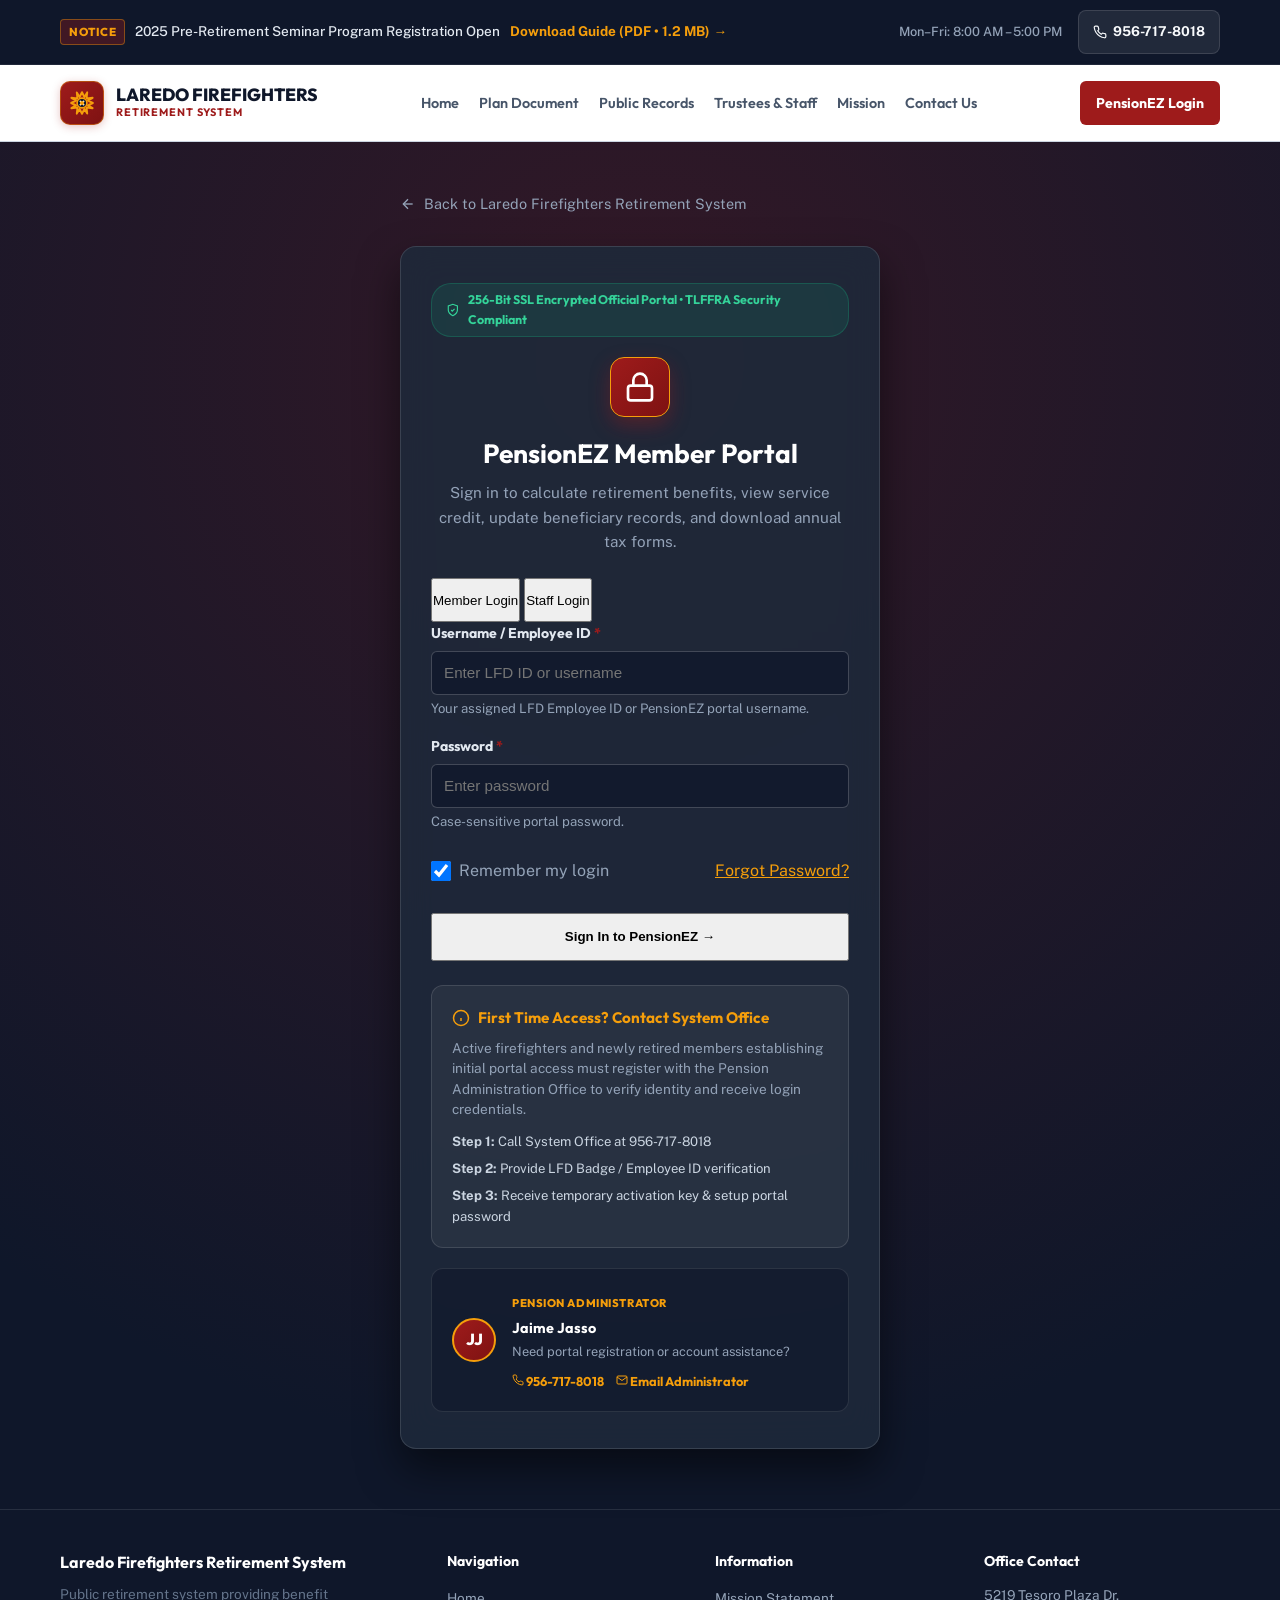
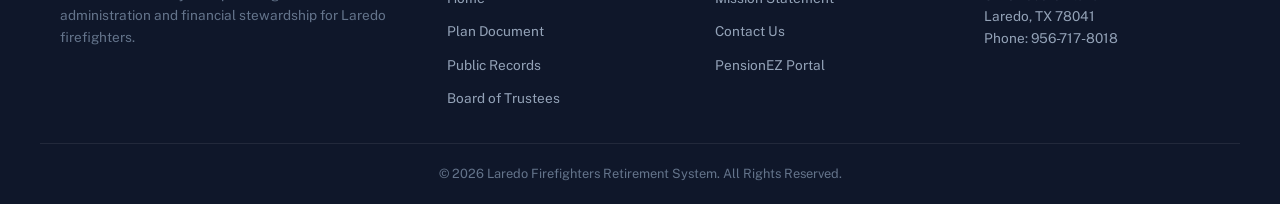
<file: login.html>
<!DOCTYPE html>
<html lang="en">
<head>
    <meta charset="UTF-8">
    <meta name="viewport" content="width=device-width, initial-scale=1.0">
    <title>PensionEZ Portal Login | Laredo Firefighters Retirement System</title>
    <meta name="description" content="Sign in to PensionEZ to calculate retirement benefits, view service credit, update beneficiary records, and download annual tax forms.">
    
    <!-- Google Fonts -->
    <link rel="preconnect" href="https://fonts.googleapis.com">
    <link rel="preconnect" href="https://fonts.gstatic.com" crossorigin>
    <link href="https://fonts.googleapis.com/css2?family=Outfit:wght@500;600;700;800&family=Public+Sans:wght@400;500;600;700&display=swap" rel="stylesheet">
    
    <!-- Main Stylesheet -->
    <link rel="stylesheet" href="style.css">
    <style>
        body {
            background-color: var(--dark);
            background-image: radial-gradient(circle at 50% 20%, rgba(158, 27, 27, 0.25) 0%, rgba(15, 23, 42, 0.95) 70%);
            min-height: 100vh;
            display: flex;
            flex-direction: column;
            justify-content: space-between;
        }
        .login-page-container {
            max-width: 520px;
            margin: 40px auto 60px auto;
            padding: 0 20px;
            width: 100%;
        }
        .login-card {
            background: rgba(30, 41, 59, 0.88);
            backdrop-filter: blur(16px);
            border: 1px solid rgba(255, 255, 255, 0.12);
            border-radius: 16px;
            padding: 36px 30px;
            box-shadow: 0 20px 40px rgba(0, 0, 0, 0.5);
            color: #FFFFFF;
        }
        .login-card-header {
            text-align: center;
            margin-bottom: 24px;
        }
        .login-logo {
            width: 60px;
            height: 60px;
            background: linear-gradient(135deg, var(--primary) 0%, var(--primary-dark) 100%);
            border-radius: 14px;
            display: flex;
            align-items: center;
            justify-content: center;
            margin: 0 auto 16px auto;
            color: #FFFFFF;
            box-shadow: 0 8px 20px rgba(158, 27, 27, 0.4);
            border: 1px solid var(--accent);
        }
        .login-card-header h2 {
            font-family: 'Outfit', sans-serif;
            font-size: 1.65rem;
            color: #FFFFFF;
            margin-bottom: 6px;
        }
        .login-card-header p {
            color: #94A3B8;
            font-size: 0.95rem;
        }
        .login-nav-back {
            display: inline-flex;
            align-items: center;
            gap: 8px;
            color: #94A3B8;
            font-size: 0.9rem;
            margin-bottom: 20px;
            min-height: 44px;
            transition: color 0.2s;
            text-decoration: none;
        }
        .login-nav-back:hover {
            color: var(--accent);
        }
    </style>
</head>
<body>

    <!-- Top Announcement Bar -->
    <div class="top-bar">
        <div class="container top-bar-content">
            <div class="top-bar-left">
                <span class="badge-live">NOTICE</span>
                <span class="top-bar-text">2025 Pre-Retirement Seminar Program Registration Open</span>
                <a href="https://www.laredofire.com/LOFULF/LOFDCS/LAREDOFIREFIGHTERSPRERETIREMENTSEMINARPROGRAM2025.pdf" target="_blank" rel="noopener noreferrer" class="top-bar-link">Download Guide (PDF &bull; 1.2 MB) &rarr;</a>
            </div>
            <div class="top-bar-right">
                <span class="top-bar-hours">Mon&ndash;Fri: 8:00 AM &ndash; 5:00 PM</span>
                <a href="tel:956-717-8018" class="contact-pill" aria-label="Call System Office at 956-717-8018">
                    <svg width="14" height="14" viewBox="0 0 24 24" fill="none" stroke="currentColor" stroke-width="2"><path d="M22 16.92v3a2 2 0 0 1-2.18 2 19.79 19.79 0 0 1-8.63-3.07 19.5 19.5 0 0 1-6-6 19.79 19.79 0 0 1-3.07-8.67A2 2 0 0 1 4.11 2h3a2 2 0 0 1 2 1.72 12.84 12.84 0 0 0 .7 2.81 2 2 0 0 1-.45 2.11L8.09 9.91a16 16 0 0 0 6 6l1.27-1.27a2 2 0 0 1 2.11-.45 12.84 12.84 0 0 0 2.81.7A2 2 0 0 1 22 16.92z"/></svg>
                    956-717-8018
                </a>
            </div>
        </div>
    </div>

    <!-- Header Navigation -->
    <header class="site-header">
        <div class="container header-container">
            <a href="index.html" class="brand-logo">
                <div class="logo-badge" title="Laredo Firefighters Emblem">
                    <svg width="26" height="26" viewBox="0 0 24 24" fill="none" stroke="currentColor" stroke-width="1.8" stroke-linecap="round" stroke-linejoin="round">
                        <path d="M12 2L14.2 6.5L16.8 2.2L16.2 7.8L21.8 7.2L17.5 9.8L22 12L17.5 14.2L21.8 16.8L16.2 16.2L16.8 21.8L14.2 17.5L12 22L9.8 17.5L7.2 21.8L7.8 16.2L2.2 16.8L6.5 14.2L2 12L6.5 9.8L2.2 7.2L7.8 7.8L7.2 2.2L9.8 6.5Z" fill="var(--primary)" stroke="var(--accent)"/>
                        <circle cx="12" cy="12" r="4.5" fill="#0F172A" stroke="var(--accent)" stroke-width="1.5"/>
                        <path d="M10.5 13.5L13.5 10.5" stroke="#FFFFFF" stroke-width="1.5"/>
                        <path d="M10.5 10.5L13.5 13.5" stroke="#FFFFFF" stroke-width="1.5"/>
                        <circle cx="12" cy="12" r="1" fill="var(--accent)"/>
                    </svg>
                </div>
                <div class="brand-text">
                    <span class="brand-name">LAREDO FIREFIGHTERS</span>
                    <span class="brand-sub">RETIREMENT SYSTEM</span>
                </div>
            </a>

            <nav class="main-nav">
                <ul class="nav-list">
                    <li><a href="index.html" class="nav-link">Home</a></li>
                    <li><a href="plan-document.html" class="nav-link">Plan Document</a></li>
                    <li><a href="documents.html" class="nav-link">Public Records</a></li>
                    <li><a href="trustees.html" class="nav-link">Trustees & Staff</a></li>
                    <li><a href="mission.html" class="nav-link">Mission</a></li>
                    <li><a href="contact.html" class="nav-link">Contact Us</a></li>
                </ul>
            </nav>

            <a href="login.html" class="btn-primary">PensionEZ Login</a>

            <button class="mobile-toggle" id="mobileToggle" aria-label="Toggle Menu">
                <span></span><span></span><span></span>
            </button>
        </div>
    </header>

    <!-- Mobile Navigation Drawer -->
    <div class="mobile-drawer" id="mobileDrawer" role="dialog" aria-modal="true" aria-label="Mobile Navigation Menu">
        <div class="mobile-drawer-header">
            <div class="brand-text">
                <span class="brand-name">LAREDO FIREFIGHTERS</span>
                <span class="brand-sub">RETIREMENT SYSTEM</span>
            </div>
            <button class="mobile-close" id="mobileClose" aria-label="Close Navigation Menu">&times;</button>
        </div>
        <ul class="mobile-nav-list">
            <li><a href="index.html" class="mobile-nav-link">Home</a></li>
            <li><a href="plan-document.html" class="mobile-nav-link">Plan Document</a></li>
            <li><a href="documents.html" class="mobile-nav-link">Public Records & Audits</a></li>
            <li><a href="trustees.html" class="mobile-nav-link">Trustees & Staff</a></li>
            <li><a href="mission.html" class="mobile-nav-link">Mission Statement</a></li>
            <li><a href="contact.html" class="mobile-nav-link">Contact Us</a></li>
            <li><a href="login.html" class="mobile-nav-link">PensionEZ Portal Login</a></li>
        </ul>
    </div>

    <div class="login-page-container">
        <a href="index.html" class="login-nav-back">
            <svg width="16" height="16" viewBox="0 0 24 24" fill="none" stroke="currentColor" stroke-width="2"><line x1="19" y1="12" x2="5" y2="12"/><polyline points="12 19 5 12 12 5"/></svg>
            Back to Laredo Firefighters Retirement System
        </a>

        <div class="login-card">
            <!-- Security Reassurance Badge -->
            <div class="security-reassurance-badge">
                <svg width="14" height="14" viewBox="0 0 24 24" fill="none" stroke="currentColor" stroke-width="2"><path d="M12 22s8-4 8-10V5l-8-3-8 3v7c0 6 8 10 8 10z"/><polyline points="9 12 11 14 15 10"/></svg>
                256-Bit SSL Encrypted Official Portal &bull; TLFFRA Security Compliant
            </div>

            <div class="login-card-header">
                <div class="login-logo">
                    <svg width="32" height="32" viewBox="0 0 24 24" fill="none" stroke="currentColor" stroke-width="2"><rect x="3" y="11" width="18" height="11" rx="2" ry="2"/><path d="M7 11V7a5 5 0 0 1 10 0v4"/></svg>
                </div>
                <h2>PensionEZ Member Portal</h2>
                <p>Sign in to calculate retirement benefits, view service credit, update beneficiary records, and download annual tax forms.</p>
            </div>

            <!-- Tab Switcher -->
            <div class="modal-tabs">
                <button class="modal-tab active" id="pageTabMember" onclick="switchPageLoginTab('member')">Member Login</button>
                <button class="modal-tab" id="pageTabStaff" onclick="switchPageLoginTab('staff')">Staff Login</button>
            </div>

            <div id="loginFeedback" class="form-alert-info hidden" role="status"></div>

            <form id="pageLoginForm" action="https://www.laredofire.com/SSLFolder/login.aspx?Mem=True" method="GET" class="login-form" onsubmit="handleLoginSubmit(event)">
                <div class="form-group">
                    <label for="pageUsername" style="color: #E2E8F0;">Username / Employee ID <span class="required-star">*</span></label>
                    <input type="text" id="pageUsername" name="username" placeholder="Enter LFD ID or username" required autocomplete="username" aria-describedby="usernameHelp" style="background: rgba(15, 23, 42, 0.7); border-color: rgba(255, 255, 255, 0.2); color: #FFF; min-height: 44px;">
                    <small id="usernameHelp" class="form-help-dark">Your assigned LFD Employee ID or PensionEZ portal username.</small>
                </div>

                <div class="form-group">
                    <label for="pagePassword" style="color: #E2E8F0;">Password <span class="required-star">*</span></label>
                    <input type="password" id="pagePassword" name="password" placeholder="Enter password" required autocomplete="current-password" aria-describedby="passwordHelp" style="background: rgba(15, 23, 42, 0.7); border-color: rgba(255, 255, 255, 0.2); color: #FFF; min-height: 44px;">
                    <small id="passwordHelp" class="form-help-dark">Case-sensitive portal password.</small>
                </div>

                <div class="form-options" style="margin-bottom: 20px; display: flex; justify-content: space-between; align-items: center; flex-wrap: wrap;">
                    <label class="checkbox-label" for="rememberMe" style="color: #94A3B8; cursor: pointer; min-height: 44px; display: inline-flex; align-items: center; gap: 8px;">
                        <input type="checkbox" id="rememberMe" name="rememberMe" checked style="width: 20px; height: 20px; cursor: pointer;"> Remember my login
                    </label>
                    <a href="https://www.laredofire.com/SSLFolder/login.aspx?Mem=True" class="forgot-link" style="color: var(--accent); min-height: 44px; display: inline-flex; align-items: center;">Forgot Password?</a>
                </div>

                <button type="submit" id="loginSubmitBtn" class="btn-login-submit" style="width: 100%; min-height: 48px; padding: 14px; display: inline-flex; align-items: center; justify-content: center; font-weight: 700;">Sign In to PensionEZ &rarr;</button>
            </form>

            <!-- First-Time User Registration Guidance -->
            <div class="first-time-guide-box">
                <h4>
                    <svg width="18" height="18" viewBox="0 0 24 24" fill="none" stroke="currentColor" stroke-width="2"><circle cx="12" cy="12" r="10"/><line x1="12" y1="16" x2="12" y2="12"/><line x1="12" y1="8" x2="12.01" y2="8"/></svg>
                    First Time Access? Contact System Office
                </h4>
                <p>Active firefighters and newly retired members establishing initial portal access must register with the Pension Administration Office to verify identity and receive login credentials.</p>
                <div class="first-time-steps">
                    <div><strong>Step 1:</strong> Call System Office at 956-717-8018</div>
                    <div><strong>Step 2:</strong> Provide LFD Badge / Employee ID verification</div>
                    <div><strong>Step 3:</strong> Receive temporary activation key & setup portal password</div>
                </div>
            </div>

            <!-- Direct Administrator Contact Option -->
            <div class="admin-contact-box">
                <div class="admin-avatar-sm">JJ</div>
                <div class="admin-info-content">
                    <span style="font-size: 0.7rem; font-family: var(--font-heading); font-weight: 800; color: var(--accent); letter-spacing: 0.05em; text-transform: uppercase;">PENSION ADMINISTRATOR</span>
                    <h5>Jaime Jasso</h5>
                    <p>Need portal registration or account assistance?</p>
                    <div class="admin-links-row">
                        <a href="tel:956-717-8018"><svg width="12" height="12" viewBox="0 0 24 24" fill="none" stroke="currentColor" stroke-width="2"><path d="M22 16.92v3a2 2 0 0 1-2.18 2 19.79 19.79 0 0 1-8.63-3.07 19.5 19.5 0 0 1-6-6 19.79 19.79 0 0 1-3.07-8.67A2 2 0 0 1 4.11 2h3a2 2 0 0 1 2 1.72 12.84 12.84 0 0 0 .7 2.81 2 2 0 0 1-.45 2.11L8.09 9.91a16 16 0 0 0 6 6l1.27-1.27a2 2 0 0 1 2.11-.45 12.84 12.84 0 0 0 2.81.7A2 2 0 0 1 22 16.92z"/></svg> 956-717-8018</a>
                        <a href="mailto:JAIME.JASSO@LAREDOFIRE.COM"><svg width="12" height="12" viewBox="0 0 24 24" fill="none" stroke="currentColor" stroke-width="2"><path d="M4 4h16c1.1 0 2 .9 2 2v12c0 1.1-.9 2-2 2H4c-1.1 0-2-.9-2-2V6c0-1.1.9-2 2-2z"/><polyline points="22,6 12,13 2,6"/></svg> Email Administrator</a>
                    </div>
                </div>
            </div>

        </div>
    </div>

    <!-- Footer -->
    <footer class="site-footer">
        <div class="container footer-grid">
            <div class="footer-brand">
                <h4>Laredo Firefighters Retirement System</h4>
                <p>Public retirement system providing benefit administration and financial stewardship for Laredo firefighters.</p>
            </div>
            <div class="footer-col">
                <h5>Navigation</h5>
                <ul>
                    <li><a href="index.html">Home</a></li>
                    <li><a href="plan-document.html">Plan Document</a></li>
                    <li><a href="documents.html">Public Records</a></li>
                    <li><a href="trustees.html">Board of Trustees</a></li>
                </ul>
            </div>
            <div class="footer-col">
                <h5>Information</h5>
                <ul>
                    <li><a href="mission.html">Mission Statement</a></li>
                    <li><a href="contact.html">Contact Us</a></li>
                    <li><a href="login.html">PensionEZ Portal</a></li>
                </ul>
            </div>
            <div class="footer-col">
                <h5>Office Contact</h5>
                <p style="font-size: 0.85rem;">5219 Tesoro Plaza Dr.<br>Laredo, TX 78041<br>Phone: <a href="tel:956-717-8018" style="color: #94A3B8;">956-717-8018</a></p>
            </div>
        </div>
        <div class="footer-bottom-text">
            <p>&copy; 2026 Laredo Firefighters Retirement System. All Rights Reserved.</p>
        </div>
    </footer>

    <script>
        function switchPageLoginTab(type) {
            const memberBtn = document.getElementById('pageTabMember');
            const staffBtn = document.getElementById('pageTabStaff');
            const form = document.getElementById('pageLoginForm');
            
            if (type === 'staff') {
                memberBtn.classList.remove('active');
                staffBtn.classList.add('active');
                form.action = 'https://www.laredofire.com/SSLFolder/login.aspx';
            } else {
                staffBtn.classList.remove('active');
                memberBtn.classList.add('active');
                form.action = 'https://www.laredofire.com/SSLFolder/login.aspx?Mem=True';
            }
        }

        function handleLoginSubmit(e) {
            const username = document.getElementById('pageUsername').value.trim();
            const password = document.getElementById('pagePassword').value.trim();
            const feedback = document.getElementById('loginFeedback');
            
            if (!username || !password) {
                e.preventDefault();
                feedback.textContent = 'Please enter both your Username/Employee ID and Password.';
                feedback.className = 'form-alert-error';
                feedback.classList.remove('hidden');
                return;
            }

            feedback.textContent = 'Redirecting securely to PensionEZ Member Portal...';
            feedback.className = 'form-alert-info';
            feedback.classList.remove('hidden');
        }
    </script>
    <script src="main.js"></script>
</body>
</html>
</file>
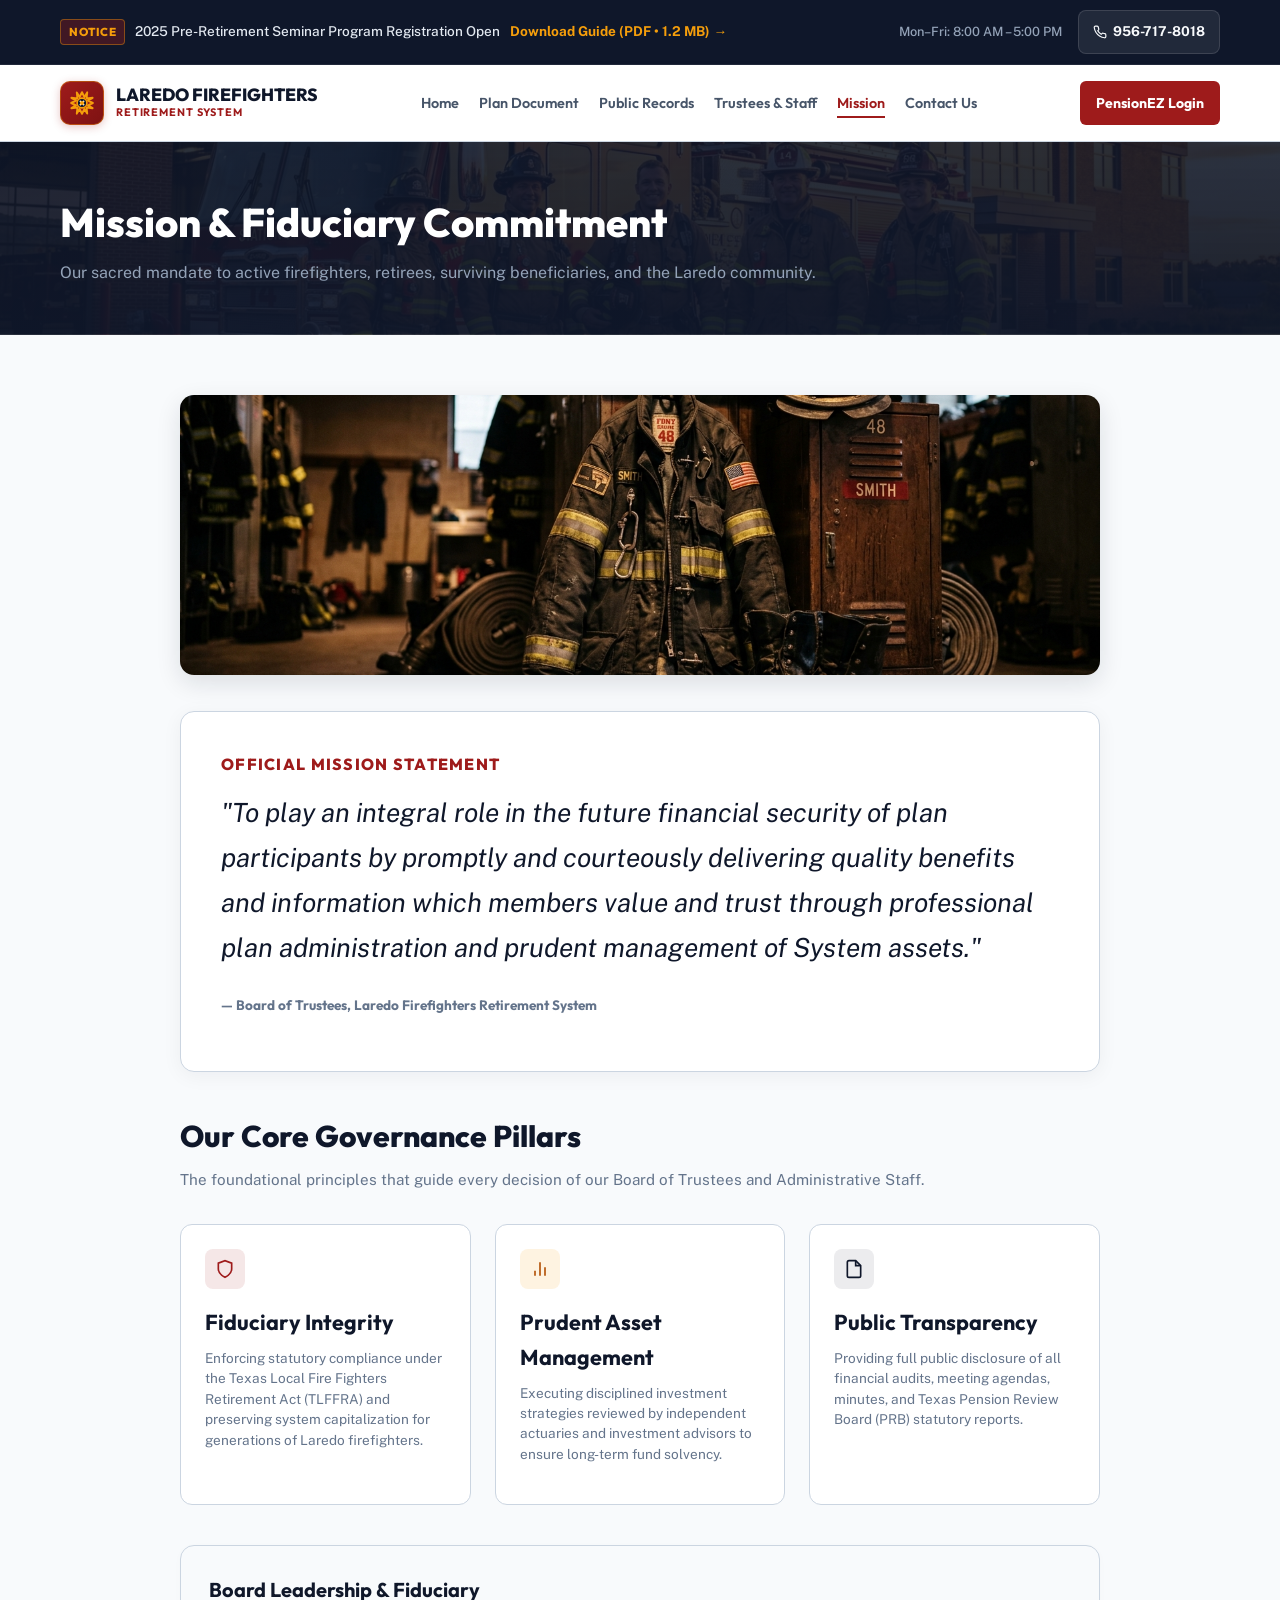
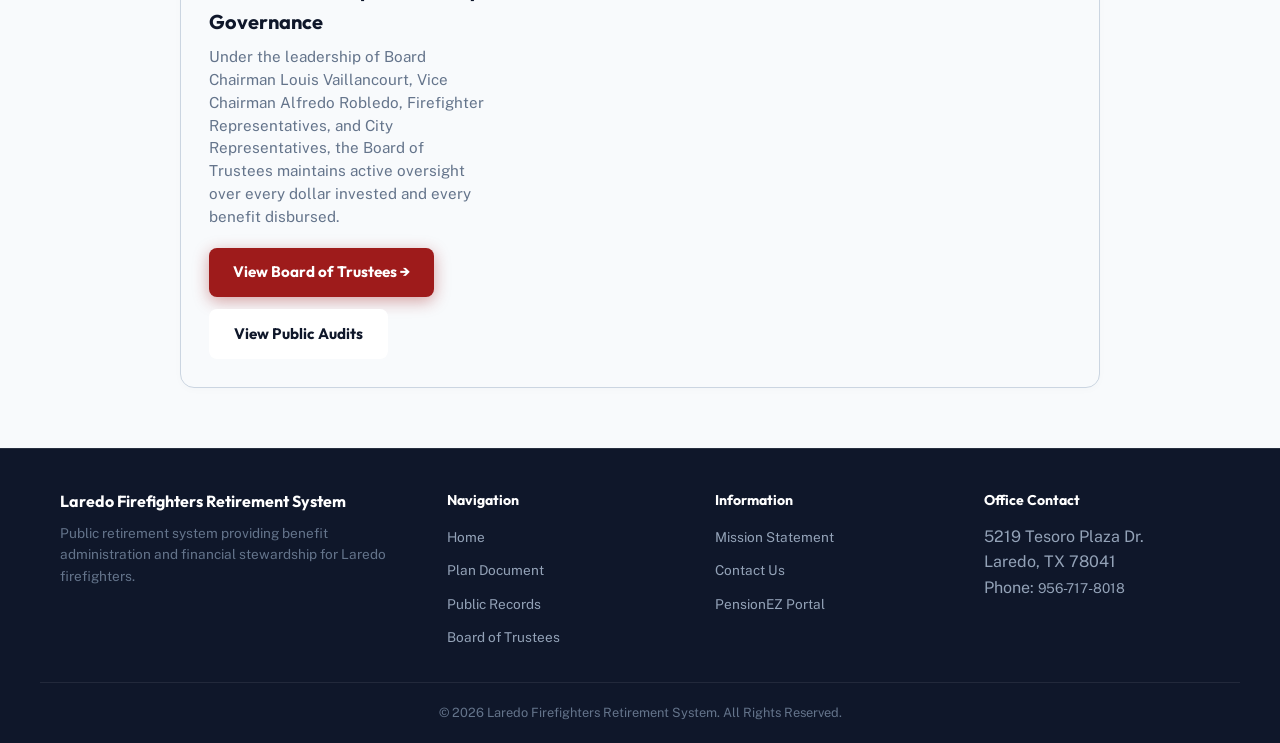
<file: mission.html>
<!DOCTYPE html>
<html lang="en">
<head>
    <meta charset="UTF-8">
    <meta name="viewport" content="width=device-width, initial-scale=1.0">
    <title>Laredo Firefighters Retirement System | Mission Statement</title>
    <meta name="description" content="Official Mission Statement and Core Fiduciary Pillars of the Laredo Firefighters Retirement System Board of Trustees. Safeguarding benefits for Laredo firefighters.">
    <link rel="preconnect" href="https://fonts.googleapis.com">
    <link rel="preconnect" href="https://fonts.gstatic.com" crossorigin>
    <link href="https://fonts.googleapis.com/css2?family=Outfit:wght@500;600;700;800&family=Public+Sans:wght@400;500;600;700&display=swap" rel="stylesheet">
    <link rel="stylesheet" href="style.css">
    <style>
        .page-header h1 { font-size: 2.5rem; font-weight: 800; }
        .section-title-clean { font-size: 1.875rem; font-weight: 800; }
        .quick-card-clean h3 { font-size: 1.35rem; font-weight: 700; }
    </style>
</head>
<body>

    <!-- Top Announcement Bar -->
    <div class="top-bar">
        <div class="container top-bar-content">
            <div class="top-bar-left">
                <span class="badge-live">NOTICE</span>
                <span class="top-bar-text">2025 Pre-Retirement Seminar Program Registration Open</span>
                <a href="https://www.laredofire.com/LOFULF/LOFDCS/LAREDOFIREFIGHTERSPRERETIREMENTSEMINARPROGRAM2025.pdf" target="_blank" rel="noopener noreferrer" class="top-bar-link">Download Guide (PDF &bull; 1.2 MB) &rarr;</a>
            </div>
            <div class="top-bar-right">
                <span class="top-bar-hours">Mon&ndash;Fri: 8:00 AM &ndash; 5:00 PM</span>
                <a href="tel:956-717-8018" class="contact-pill" aria-label="Call System Office at 956-717-8018">
                    <svg width="14" height="14" viewBox="0 0 24 24" fill="none" stroke="currentColor" stroke-width="2"><path d="M22 16.92v3a2 2 0 0 1-2.18 2 19.79 19.79 0 0 1-8.63-3.07 19.5 19.5 0 0 1-6-6 19.79 19.79 0 0 1-3.07-8.67A2 2 0 0 1 4.11 2h3a2 2 0 0 1 2 1.72 12.84 12.84 0 0 0 .7 2.81 2 2 0 0 1-.45 2.11L8.09 9.91a16 16 0 0 0 6 6l1.27-1.27a2 2 0 0 1 2.11-.45 12.84 12.84 0 0 0 2.81.7A2 2 0 0 1 22 16.92z"/></svg>
                    956-717-8018
                </a>
            </div>
        </div>
    </div>

    <!-- Header Navigation -->
    <header class="site-header">
        <div class="container header-container">
            <a href="index.html" class="brand-logo">
                <div class="logo-badge" title="Laredo Firefighters Emblem">
                    <svg width="26" height="26" viewBox="0 0 24 24" fill="none" stroke="currentColor" stroke-width="1.8" stroke-linecap="round" stroke-linejoin="round">
                        <path d="M12 2L14.2 6.5L16.8 2.2L16.2 7.8L21.8 7.2L17.5 9.8L22 12L17.5 14.2L21.8 16.8L16.2 16.2L16.8 21.8L14.2 17.5L12 22L9.8 17.5L7.2 21.8L7.8 16.2L2.2 16.8L6.5 14.2L2 12L6.5 9.8L2.2 7.2L7.8 7.8L7.2 2.2L9.8 6.5Z" fill="var(--primary)" stroke="var(--accent)"/>
                        <circle cx="12" cy="12" r="4.5" fill="#0F172A" stroke="var(--accent)" stroke-width="1.5"/>
                        <path d="M10.5 13.5L13.5 10.5" stroke="#FFFFFF" stroke-width="1.5"/>
                        <path d="M10.5 10.5L13.5 13.5" stroke="#FFFFFF" stroke-width="1.5"/>
                        <circle cx="12" cy="12" r="1" fill="var(--accent)"/>
                    </svg>
                </div>
                <div class="brand-text">
                    <span class="brand-name">LAREDO FIREFIGHTERS</span>
                    <span class="brand-sub">RETIREMENT SYSTEM</span>
                </div>
            </a>

            <nav class="main-nav">
                <ul class="nav-list">
                    <li><a href="index.html" class="nav-link">Home</a></li>
                    <li><a href="plan-document.html" class="nav-link">Plan Document</a></li>
                    <li><a href="documents.html" class="nav-link">Public Records</a></li>
                    <li><a href="trustees.html" class="nav-link">Trustees & Staff</a></li>
                    <li><a href="mission.html" class="nav-link active">Mission</a></li>
                    <li><a href="contact.html" class="nav-link">Contact Us</a></li>
                </ul>
            </nav>

            <a href="login.html" class="btn-primary">PensionEZ Login</a>

            <button class="mobile-toggle" id="mobileToggle" aria-label="Toggle Menu">
                <span></span><span></span><span></span>
            </button>
        </div>
    </header>

    <!-- Mobile Navigation Drawer -->
    <div class="mobile-drawer" id="mobileDrawer" role="dialog" aria-modal="true" aria-label="Mobile Navigation Menu">
        <div class="mobile-drawer-header">
            <div class="brand-text">
                <span class="brand-name">LAREDO FIREFIGHTERS</span>
                <span class="brand-sub">RETIREMENT SYSTEM</span>
            </div>
            <button class="mobile-close" id="mobileClose" aria-label="Close Navigation Menu">&times;</button>
        </div>
        <ul class="mobile-nav-list">
            <li><a href="index.html" class="mobile-nav-link">Home</a></li>
            <li><a href="plan-document.html" class="mobile-nav-link">Plan Document</a></li>
            <li><a href="documents.html" class="mobile-nav-link">Public Records & Audits</a></li>
            <li><a href="trustees.html" class="mobile-nav-link">Trustees & Staff</a></li>
            <li><a href="mission.html" class="mobile-nav-link">Mission Statement</a></li>
            <li><a href="contact.html" class="mobile-nav-link">Contact Us</a></li>
            <li><a href="login.html" class="mobile-nav-link">PensionEZ Portal Login</a></li>
        </ul>
    </div>

    <section class="page-header">
        <div class="container">
            <h1>Mission & Fiduciary Commitment</h1>
            <p>Our sacred mandate to active firefighters, retirees, surviving beneficiaries, and the Laredo community.</p>
        </div>
    </section>

    <!-- Content Section -->
    <main class="home-section">
        <div class="container" style="max-width: 960px;">
            <!-- Mission Image Banner -->
            <div style="border-radius: 14px; overflow: hidden; height: 280px; margin-bottom: 36px; box-shadow: 0 8px 24px rgba(15, 23, 42, 0.12); background: url('images/mission_gear.jpg') center/cover;">
            </div>

            <div class="quick-card-clean" style="padding: 40px; border-radius: 14px; background: #FFFFFF; border: 1px solid var(--border); box-shadow: 0 4px 20px rgba(15, 23, 42, 0.05); margin-bottom: 40px;">
                <span style="font-family: var(--font-heading); font-weight: 800; color: var(--primary); text-transform: uppercase; letter-spacing: 0.08em; display: block; margin-bottom: 14px;">OFFICIAL MISSION STATEMENT</span>
                <blockquote style="font-size: 1.65rem; font-style: italic; color: var(--dark); line-height: 1.7; margin-bottom: 24px;">
                    "To play an integral role in the future financial security of plan participants by promptly and courteously delivering quality benefits and information which members value and trust through professional plan administration and prudent management of System assets."
                </blockquote>
                <p style="font-family: var(--font-heading); font-weight: 700; color: var(--text-muted);">&mdash; Board of Trustees, Laredo Firefighters Retirement System</p>
            </div>

            <!-- Fiduciary Pillars Grid -->
            <h2 class="section-title-clean">Our Core Governance Pillars</h2>
            <p class="section-desc-clean">The foundational principles that guide every decision of our Board of Trustees and Administrative Staff.</p>

            <div class="quick-grid-clean" style="margin-bottom: 40px;">
                <div class="quick-card-clean">
                    <div style="width: 40px; height: 40px; border-radius: 8px; background: rgba(158, 27, 27, 0.1); color: var(--primary); display: flex; align-items: center; justify-content: center; margin-bottom: 16px;">
                        <svg width="20" height="20" viewBox="0 0 24 24" fill="none" stroke="currentColor" stroke-width="2"><path d="M12 22s8-4 8-10V5l-8-3-8 3v7c0 6 8 10 8 10z"/></svg>
                    </div>
                    <h3>Fiduciary Integrity</h3>
                    <p>Enforcing statutory compliance under the Texas Local Fire Fighters Retirement Act (TLFFRA) and preserving system capitalization for generations of Laredo firefighters.</p>
                </div>

                <div class="quick-card-clean">
                    <div style="width: 40px; height: 40px; border-radius: 8px; background: rgba(245, 158, 11, 0.12); color: #B45309; display: flex; align-items: center; justify-content: center; margin-bottom: 16px;">
                        <svg width="20" height="20" viewBox="0 0 24 24" fill="none" stroke="currentColor" stroke-width="2"><line x1="18" y1="20" x2="18" y2="10"/><line x1="12" y1="20" x2="12" y2="4"/><line x1="6" y1="20" x2="6" y2="14"/></svg>
                    </div>
                    <h3>Prudent Asset Management</h3>
                    <p>Executing disciplined investment strategies reviewed by independent actuaries and investment advisors to ensure long-term fund solvency.</p>
                </div>

                <div class="quick-card-clean">
                    <div style="width: 40px; height: 40px; border-radius: 8px; background: rgba(15, 23, 42, 0.08); color: var(--dark); display: flex; align-items: center; justify-content: center; margin-bottom: 16px;">
                        <svg width="20" height="20" viewBox="0 0 24 24" fill="none" stroke="currentColor" stroke-width="2"><path d="M14 2H6a2 2 0 0 0-2 2v16a2 2 0 0 0 2 2h12a2 2 0 0 0 2-2V8z"/><polyline points="14 2 14 8 20 8"/></svg>
                    </div>
                    <h3>Public Transparency</h3>
                    <p>Providing full public disclosure of all financial audits, meeting agendas, minutes, and Texas Pension Review Board (PRB) statutory reports.</p>
                </div>
            </div>

            <!-- Leadership Commitment Banner -->
            <div class="office-contact-banner" style="background: #F8FAFC; border: 1px solid var(--border); border-radius: 14px; padding: 28px;">
                <div style="display: flex; gap: 20px; align-items: flex-start; flex-wrap: wrap;">
                    <div style="flex: 1; min-width: 280px;">
                        <h4 style="font-family: var(--font-heading); font-size: 1.25rem; color: var(--dark); margin-bottom: 8px;">Board Leadership & Fiduciary Governance</h4>
                        <p style="font-size: 0.95rem; color: var(--text-muted); line-height: 1.5;">
                            Under the leadership of Board Chairman Louis Vaillancourt, Vice Chairman Alfredo Robledo, Firefighter Representatives, and City Representatives, the Board of Trustees maintains active oversight over every dollar invested and every benefit disbursed.
                        </p>
                    </div>
                    <div style="display: flex; gap: 12px; align-items: center; flex-wrap: wrap;">
                        <a href="trustees.html" class="btn-hero-primary">View Board of Trustees &rarr;</a>
                        <a href="documents.html" class="btn-hero-secondary">View Public Audits</a>
                    </div>
                </div>
            </div>
        </div>
    </main>

    <!-- Footer -->
    <footer class="site-footer">
        <div class="container footer-grid">
            <div class="footer-brand">
                <h4>Laredo Firefighters Retirement System</h4>
                <p>Public retirement system providing benefit administration and financial stewardship for Laredo firefighters.</p>
            </div>
            <div class="footer-col">
                <h5>Navigation</h5>
                <ul>
                    <li><a href="index.html">Home</a></li>
                    <li><a href="plan-document.html">Plan Document</a></li>
                    <li><a href="documents.html">Public Records</a></li>
                    <li><a href="trustees.html">Board of Trustees</a></li>
                </ul>
            </div>
            <div class="footer-col">
                <h5>Information</h5>
                <ul>
                    <li><a href="mission.html">Mission Statement</a></li>
                    <li><a href="contact.html">Contact Us</a></li>
                    <li><a href="login.html">PensionEZ Portal</a></li>
                </ul>
            </div>
            <div class="footer-col">
                <h5>Office Contact</h5>
                <p>5219 Tesoro Plaza Dr.<br>Laredo, TX 78041<br>Phone: <a href="tel:956-717-8018" style="color: #94A3B8;">956-717-8018</a></p>
            </div>
        </div>
        <div class="footer-bottom-text">
            <p>&copy; 2026 Laredo Firefighters Retirement System. All Rights Reserved.</p>
        </div>
    </footer>
    <script src="main.js"></script>
</body>
</html>
</file>
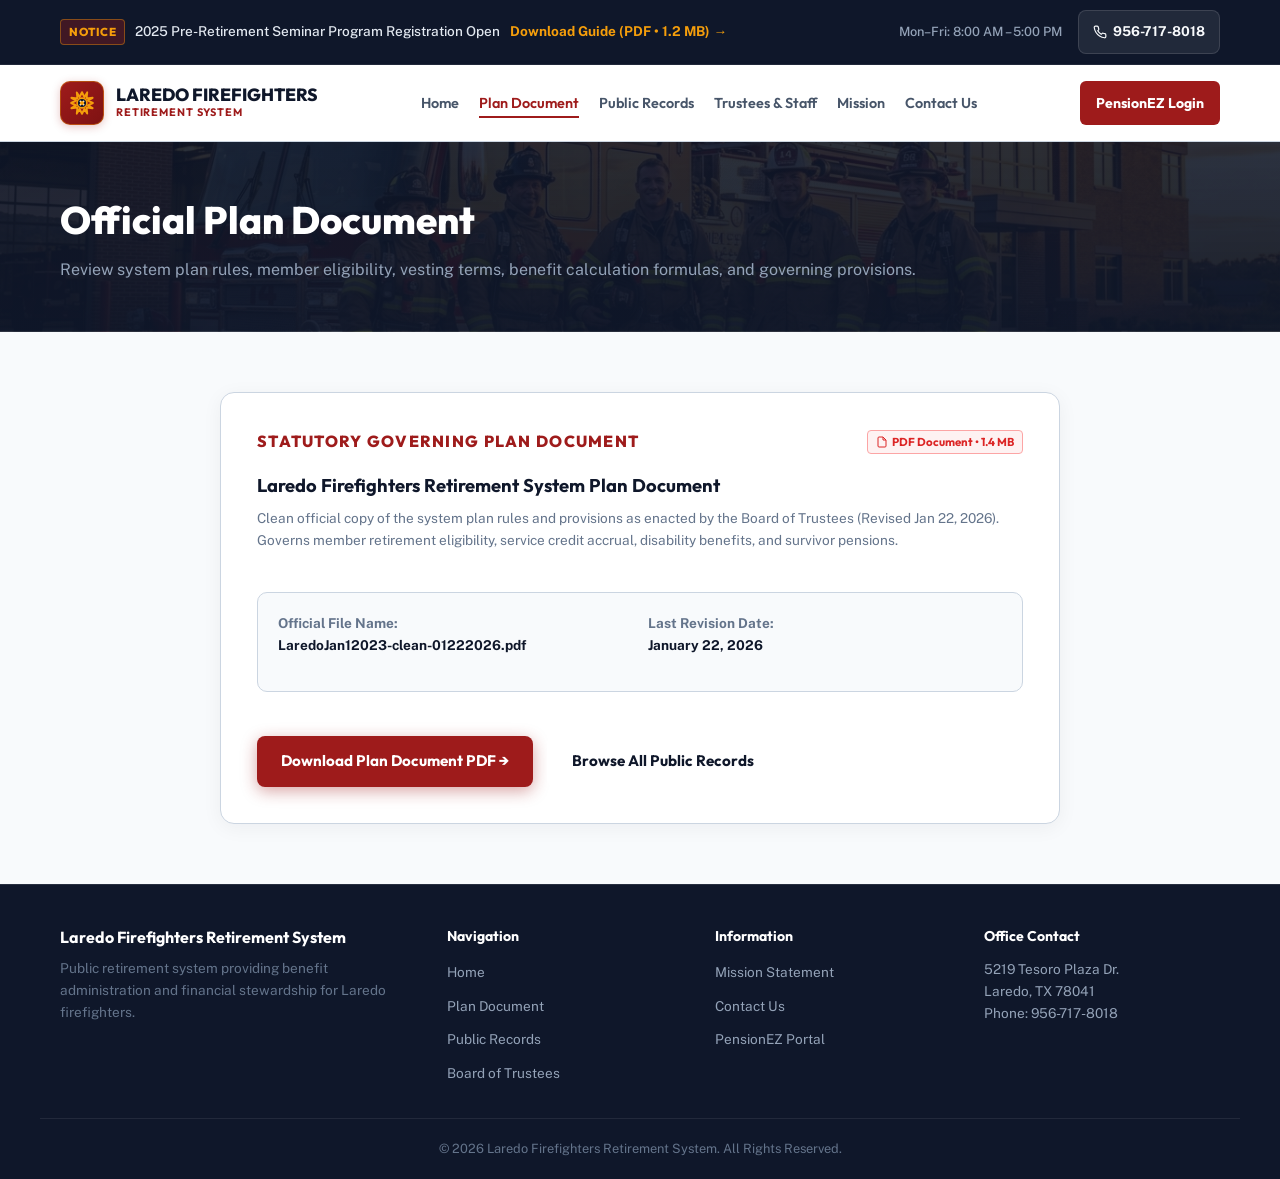
<file: plan-document.html>
<!DOCTYPE html>
<html lang="en">
<head>
    <meta charset="UTF-8">
    <meta name="viewport" content="width=device-width, initial-scale=1.0">
    <title>Laredo Firefighters Retirement System | Plan Document</title>
    <meta name="description" content="Official Laredo Firefighters Retirement System Plan Document. Review system rules, benefit calculation formulas, vesting schedules, and eligibility requirements.">
    <link rel="preconnect" href="https://fonts.googleapis.com">
    <link rel="preconnect" href="https://fonts.gstatic.com" crossorigin>
    <link href="https://fonts.googleapis.com/css2?family=Outfit:wght@500;600;700;800&family=Public+Sans:wght@400;500;600;700&display=swap" rel="stylesheet">
    <link rel="stylesheet" href="style.css">
</head>
<body>

    <!-- Top Announcement Bar -->
    <div class="top-bar">
        <div class="container top-bar-content">
            <div class="top-bar-left">
                <span class="badge-live">NOTICE</span>
                <span class="top-bar-text">2025 Pre-Retirement Seminar Program Registration Open</span>
                <a href="https://www.laredofire.com/LOFULF/LOFDCS/LAREDOFIREFIGHTERSPRERETIREMENTSEMINARPROGRAM2025.pdf" target="_blank" rel="noopener noreferrer" class="top-bar-link">Download Guide (PDF &bull; 1.2 MB) &rarr;</a>
            </div>
            <div class="top-bar-right">
                <span class="top-bar-hours">Mon&ndash;Fri: 8:00 AM &ndash; 5:00 PM</span>
                <a href="tel:956-717-8018" class="contact-pill" aria-label="Call System Office at 956-717-8018">
                    <svg width="14" height="14" viewBox="0 0 24 24" fill="none" stroke="currentColor" stroke-width="2"><path d="M22 16.92v3a2 2 0 0 1-2.18 2 19.79 19.79 0 0 1-8.63-3.07 19.5 19.5 0 0 1-6-6 19.79 19.79 0 0 1-3.07-8.67A2 2 0 0 1 4.11 2h3a2 2 0 0 1 2 1.72 12.84 12.84 0 0 0 .7 2.81 2 2 0 0 1-.45 2.11L8.09 9.91a16 16 0 0 0 6 6l1.27-1.27a2 2 0 0 1 2.11-.45 12.84 12.84 0 0 0 2.81.7A2 2 0 0 1 22 16.92z"/></svg>
                    956-717-8018
                </a>
            </div>
        </div>
    </div>

    <!-- Header Navigation -->
    <header class="site-header">
        <div class="container header-container">
            <a href="index.html" class="brand-logo">
                <div class="logo-badge" title="Laredo Firefighters Emblem">
                    <svg width="26" height="26" viewBox="0 0 24 24" fill="none" stroke="currentColor" stroke-width="1.8" stroke-linecap="round" stroke-linejoin="round">
                        <path d="M12 2L14.2 6.5L16.8 2.2L16.2 7.8L21.8 7.2L17.5 9.8L22 12L17.5 14.2L21.8 16.8L16.2 16.2L16.8 21.8L14.2 17.5L12 22L9.8 17.5L7.2 21.8L7.8 16.2L2.2 16.8L6.5 14.2L2 12L6.5 9.8L2.2 7.2L7.8 7.8L7.2 2.2L9.8 6.5Z" fill="var(--primary)" stroke="var(--accent)"/>
                        <circle cx="12" cy="12" r="4.5" fill="#0F172A" stroke="var(--accent)" stroke-width="1.5"/>
                        <path d="M10.5 13.5L13.5 10.5" stroke="#FFFFFF" stroke-width="1.5"/>
                        <path d="M10.5 10.5L13.5 13.5" stroke="#FFFFFF" stroke-width="1.5"/>
                        <circle cx="12" cy="12" r="1" fill="var(--accent)"/>
                    </svg>
                </div>
                <div class="brand-text">
                    <span class="brand-name">LAREDO FIREFIGHTERS</span>
                    <span class="brand-sub">RETIREMENT SYSTEM</span>
                </div>
            </a>

            <nav class="main-nav">
                <ul class="nav-list">
                    <li><a href="index.html" class="nav-link">Home</a></li>
                    <li><a href="plan-document.html" class="nav-link active">Plan Document</a></li>
                    <li><a href="documents.html" class="nav-link">Public Records</a></li>
                    <li><a href="trustees.html" class="nav-link">Trustees & Staff</a></li>
                    <li><a href="mission.html" class="nav-link">Mission</a></li>
                    <li><a href="contact.html" class="nav-link">Contact Us</a></li>
                </ul>
            </nav>

            <a href="login.html" class="btn-primary">PensionEZ Login</a>

            <button class="mobile-toggle" id="mobileToggle" aria-label="Toggle Menu">
                <span></span><span></span><span></span>
            </button>
        </div>
    </header>

    <!-- Mobile Navigation Drawer -->
    <div class="mobile-drawer" id="mobileDrawer" role="dialog" aria-modal="true" aria-label="Mobile Navigation Menu">
        <div class="mobile-drawer-header">
            <div class="brand-text">
                <span class="brand-name">LAREDO FIREFIGHTERS</span>
                <span class="brand-sub">RETIREMENT SYSTEM</span>
            </div>
            <button class="mobile-close" id="mobileClose" aria-label="Close Navigation Menu">&times;</button>
        </div>
        <ul class="mobile-nav-list">
            <li><a href="index.html" class="mobile-nav-link">Home</a></li>
            <li><a href="plan-document.html" class="mobile-nav-link">Plan Document</a></li>
            <li><a href="documents.html" class="mobile-nav-link">Public Records & Audits</a></li>
            <li><a href="trustees.html" class="mobile-nav-link">Trustees & Staff</a></li>
            <li><a href="mission.html" class="mobile-nav-link">Mission Statement</a></li>
            <li><a href="contact.html" class="mobile-nav-link">Contact Us</a></li>
            <li><a href="login.html" class="mobile-nav-link">PensionEZ Portal Login</a></li>
        </ul>
    </div>

    <section class="page-header">
        <div class="container">
            <h1>Official Plan Document</h1>
            <p>Review system plan rules, member eligibility, vesting terms, benefit calculation formulas, and governing provisions.</p>
        </div>
    </section>

    <!-- Content Section -->
    <main class="home-section">
        <div class="container">
            <div class="quick-card-clean" style="max-width: 840px; margin: 0 auto; padding: 36px; border-radius: 14px; background: #FFFFFF; border: 1px solid var(--border); box-shadow: 0 4px 20px rgba(15, 23, 42, 0.05);">
                <div style="display: flex; justify-content: space-between; align-items: center; margin-bottom: 16px; flex-wrap: wrap; gap: 12px;">
                    <span style="font-family: var(--font-heading); font-weight: 800; color: var(--primary); text-transform: uppercase; letter-spacing: 0.08em;">STATUTORY GOVERNING PLAN DOCUMENT</span>
                    <span class="pdf-indicator-badge">
                        <svg width="12" height="12" viewBox="0 0 24 24" fill="none" stroke="currentColor" stroke-width="2"><path d="M14 2H6a2 2 0 0 0-2 2v16a2 2 0 0 0 2 2h12a2 2 0 0 0 2-2V8z"/><polyline points="14 2 14 8 20 8"/></svg>
                        PDF Document &bull; 1.4 MB
                    </span>
                </div>

                <h3>Laredo Firefighters Retirement System Plan Document</h3>
                <p style="color: var(--text-muted); line-height: 1.6; margin-bottom: 20px;">
                    Clean official copy of the system plan rules and provisions as enacted by the Board of Trustees (Revised Jan 22, 2026). Governs member retirement eligibility, service credit accrual, disability benefits, and survivor pensions.
                </p>

                <div style="margin: 20px 0; padding: 20px; background: #F8FAFC; border-radius: 10px; border: 1px solid var(--border); display: grid; grid-template-columns: repeat(2, 1fr); gap: 16px;">
                    <div>
                        <p style="color: var(--text-muted); margin: 0;"><strong>Official File Name:</strong></p>
                        <p style="font-weight: 700; color: var(--dark); margin-top: 2px;">LaredoJan12023-clean-01222026.pdf</p>
                    </div>
                    <div>
                        <p style="color: var(--text-muted); margin: 0;"><strong>Last Revision Date:</strong></p>
                        <p style="font-weight: 700; color: var(--dark); margin-top: 2px;">January 22, 2026</p>
                    </div>
                </div>

                <div style="display: flex; gap: 14px; margin-top: 24px; flex-wrap: wrap;">
                    <a href="https://www.laredofire.com/LOFULF/LOFDCS/LaredoJan12023-clean-01222026.pdf" target="_blank" rel="noopener noreferrer" class="btn-hero-primary" style="display: inline-flex; align-items: center; gap: 8px;">
                        Download Plan Document PDF &rarr;
                    </a>
                    <a href="documents.html" class="btn-hero-secondary" style="display: inline-flex; align-items: center; gap: 8px;">
                        Browse All Public Records
                    </a>
                </div>
            </div>
        </div>
    </main>

    <!-- Footer -->
    <footer class="site-footer">
        <div class="container footer-grid">
            <div class="footer-brand">
                <h4>Laredo Firefighters Retirement System</h4>
                <p>Public retirement system providing benefit administration and financial stewardship for Laredo firefighters.</p>
            </div>
            <div class="footer-col">
                <h5>Navigation</h5>
                <ul>
                    <li><a href="index.html">Home</a></li>
                    <li><a href="plan-document.html">Plan Document</a></li>
                    <li><a href="documents.html">Public Records</a></li>
                    <li><a href="trustees.html">Board of Trustees</a></li>
                </ul>
            </div>
            <div class="footer-col">
                <h5>Information</h5>
                <ul>
                    <li><a href="mission.html">Mission Statement</a></li>
                    <li><a href="contact.html">Contact Us</a></li>
                    <li><a href="login.html">PensionEZ Portal</a></li>
                </ul>
            </div>
            <div class="footer-col">
                <h5>Office Contact</h5>
                <p style="font-size: 0.85rem;">5219 Tesoro Plaza Dr.<br>Laredo, TX 78041<br>Phone: <a href="tel:956-717-8018" style="color: #94A3B8;">956-717-8018</a></p>
            </div>
        </div>
        <div class="footer-bottom-text">
            <p>&copy; 2026 Laredo Firefighters Retirement System. All Rights Reserved.</p>
        </div>
    </footer>
    <script src="main.js"></script>
</body>
</html>
</file>
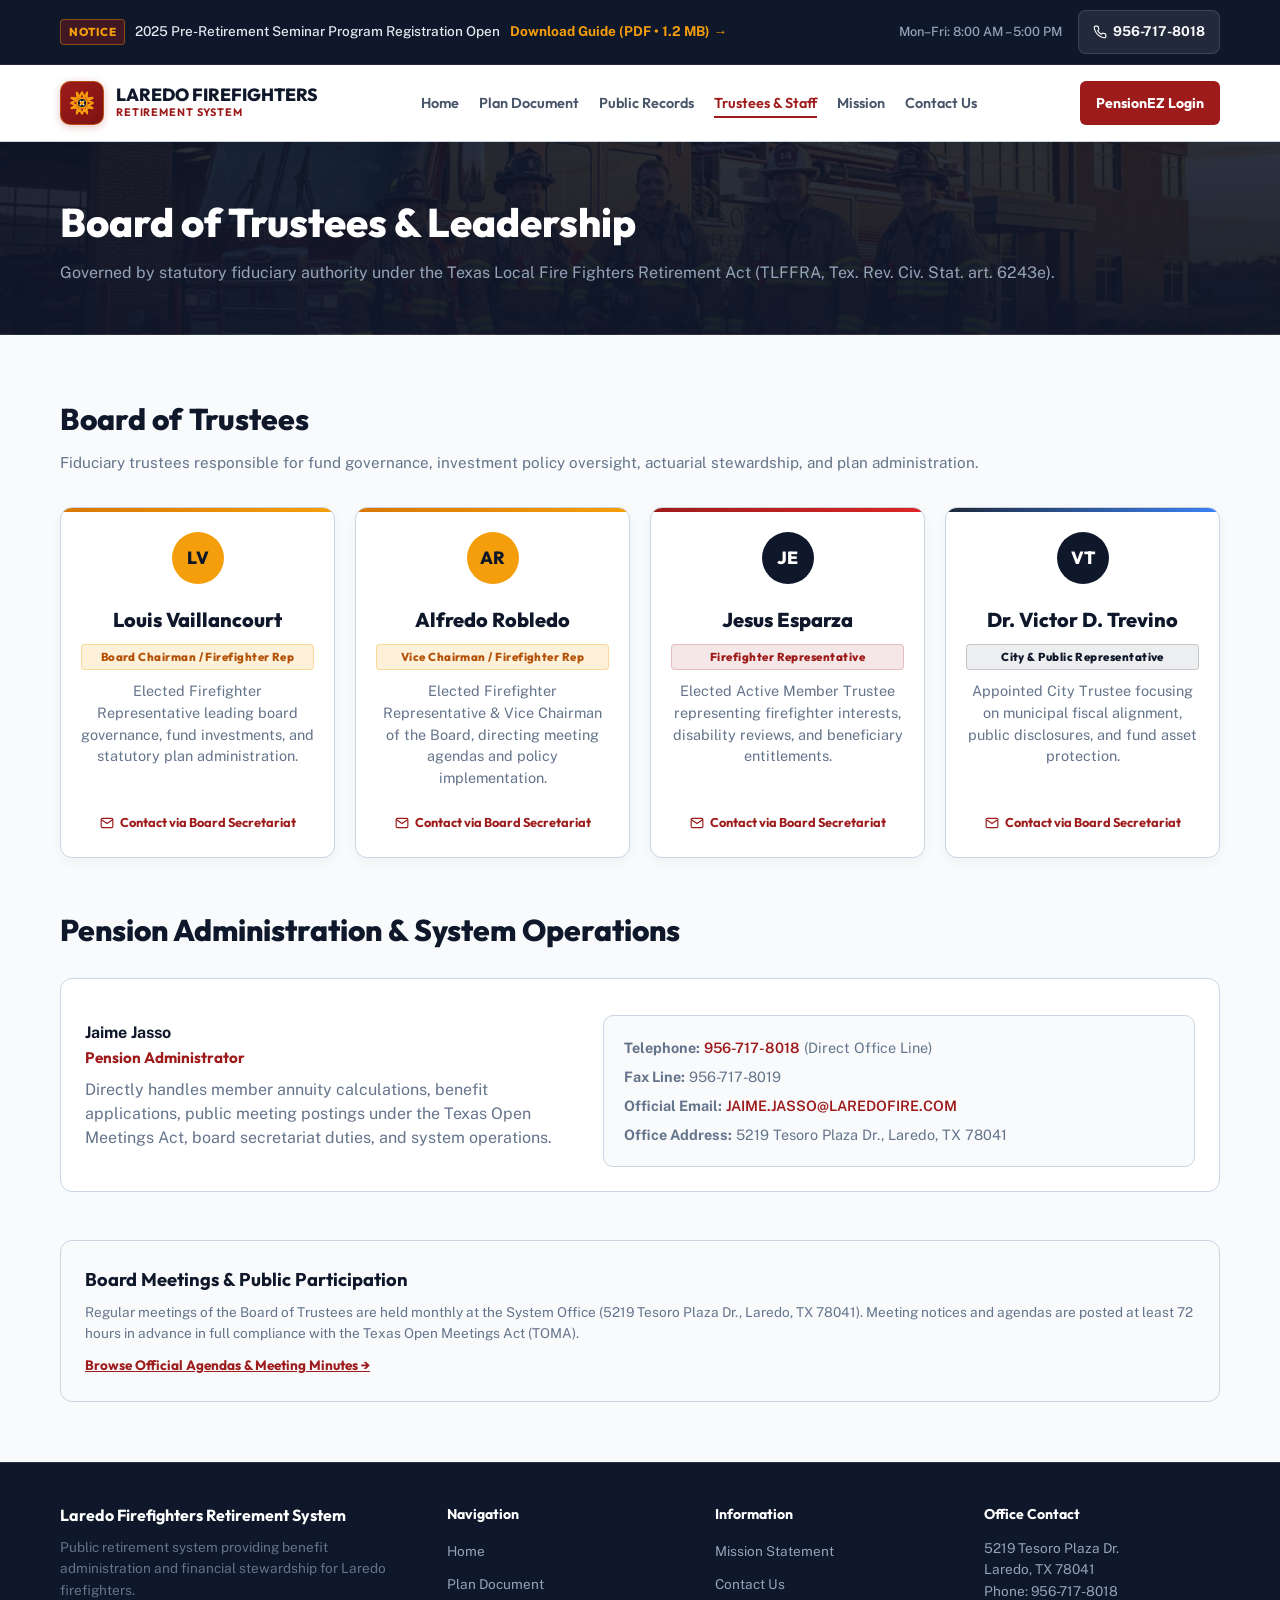
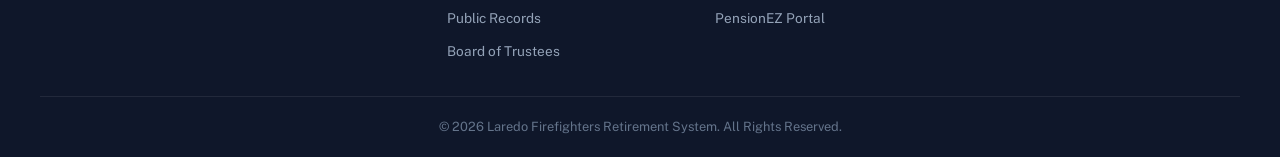
<file: trustees.html>
<!DOCTYPE html>
<html lang="en">
<head>
    <meta charset="UTF-8">
    <meta name="viewport" content="width=device-width, initial-scale=1.0">
    <title>Laredo Firefighters Retirement System | Board of Trustees & Staff</title>
    <meta name="description" content="Board of Trustees and Pension Administrator for the Laredo Firefighters Retirement System. Governance, fiduciary oversight, and public contact information.">
    <link rel="preconnect" href="https://fonts.googleapis.com">
    <link rel="preconnect" href="https://fonts.gstatic.com" crossorigin>
    <link href="https://fonts.googleapis.com/css2?family=Outfit:wght@500;600;700;800&family=Public+Sans:wght@400;500;600;700&display=swap" rel="stylesheet">
    <link rel="stylesheet" href="style.css">
    <style>
        .page-header h1 { font-size: 2.5rem; font-weight: 800; }
        .section-title-clean { font-size: 1.875rem; font-weight: 800; }
        .trustee-card-clean h4 { font-size: 1.25rem; font-weight: 800; }
    </style>
</head>
<body>

    <!-- Top Announcement Bar -->
    <div class="top-bar">
        <div class="container top-bar-content">
            <div class="top-bar-left">
                <span class="badge-live">NOTICE</span>
                <span class="top-bar-text">2025 Pre-Retirement Seminar Program Registration Open</span>
                <a href="https://www.laredofire.com/LOFULF/LOFDCS/LAREDOFIREFIGHTERSPRERETIREMENTSEMINARPROGRAM2025.pdf" target="_blank" rel="noopener noreferrer" class="top-bar-link">Download Guide (PDF &bull; 1.2 MB) &rarr;</a>
            </div>
            <div class="top-bar-right">
                <span class="top-bar-hours">Mon&ndash;Fri: 8:00 AM &ndash; 5:00 PM</span>
                <a href="tel:956-717-8018" class="contact-pill" aria-label="Call System Office at 956-717-8018">
                    <svg width="14" height="14" viewBox="0 0 24 24" fill="none" stroke="currentColor" stroke-width="2"><path d="M22 16.92v3a2 2 0 0 1-2.18 2 19.79 19.79 0 0 1-8.63-3.07 19.5 19.5 0 0 1-6-6 19.79 19.79 0 0 1-3.07-8.67A2 2 0 0 1 4.11 2h3a2 2 0 0 1 2 1.72 12.84 12.84 0 0 0 .7 2.81 2 2 0 0 1-.45 2.11L8.09 9.91a16 16 0 0 0 6 6l1.27-1.27a2 2 0 0 1 2.11-.45 12.84 12.84 0 0 0 2.81.7A2 2 0 0 1 22 16.92z"/></svg>
                    956-717-8018
                </a>
            </div>
        </div>
    </div>

    <!-- Header Navigation -->
    <header class="site-header">
        <div class="container header-container">
            <a href="index.html" class="brand-logo">
                <div class="logo-badge" title="Laredo Firefighters Emblem">
                    <svg width="26" height="26" viewBox="0 0 24 24" fill="none" stroke="currentColor" stroke-width="1.8" stroke-linecap="round" stroke-linejoin="round">
                        <path d="M12 2L14.2 6.5L16.8 2.2L16.2 7.8L21.8 7.2L17.5 9.8L22 12L17.5 14.2L21.8 16.8L16.2 16.2L16.8 21.8L14.2 17.5L12 22L9.8 17.5L7.2 21.8L7.8 16.2L2.2 16.8L6.5 14.2L2 12L6.5 9.8L2.2 7.2L7.8 7.8L7.2 2.2L9.8 6.5Z" fill="var(--primary)" stroke="var(--accent)"/>
                        <circle cx="12" cy="12" r="4.5" fill="#0F172A" stroke="var(--accent)" stroke-width="1.5"/>
                        <path d="M10.5 13.5L13.5 10.5" stroke="#FFFFFF" stroke-width="1.5"/>
                        <path d="M10.5 10.5L13.5 13.5" stroke="#FFFFFF" stroke-width="1.5"/>
                        <circle cx="12" cy="12" r="1" fill="var(--accent)"/>
                    </svg>
                </div>
                <div class="brand-text">
                    <span class="brand-name">LAREDO FIREFIGHTERS</span>
                    <span class="brand-sub">RETIREMENT SYSTEM</span>
                </div>
            </a>

            <nav class="main-nav">
                <ul class="nav-list">
                    <li><a href="index.html" class="nav-link">Home</a></li>
                    <li><a href="plan-document.html" class="nav-link">Plan Document</a></li>
                    <li><a href="documents.html" class="nav-link">Public Records</a></li>
                    <li><a href="trustees.html" class="nav-link active">Trustees & Staff</a></li>
                    <li><a href="mission.html" class="nav-link">Mission</a></li>
                    <li><a href="contact.html" class="nav-link">Contact Us</a></li>
                </ul>
            </nav>

            <a href="login.html" class="btn-primary">PensionEZ Login</a>

            <button class="mobile-toggle" id="mobileToggle" aria-label="Toggle Menu">
                <span></span><span></span><span></span>
            </button>
        </div>
    </header>

    <!-- Mobile Navigation Drawer -->
    <div class="mobile-drawer" id="mobileDrawer" role="dialog" aria-modal="true" aria-label="Mobile Navigation Menu">
        <div class="mobile-drawer-header">
            <div class="brand-text">
                <span class="brand-name">LAREDO FIREFIGHTERS</span>
                <span class="brand-sub">RETIREMENT SYSTEM</span>
            </div>
            <button class="mobile-close" id="mobileClose" aria-label="Close Navigation Menu">&times;</button>
        </div>
        <ul class="mobile-nav-list">
            <li><a href="index.html" class="mobile-nav-link">Home</a></li>
            <li><a href="plan-document.html" class="mobile-nav-link">Plan Document</a></li>
            <li><a href="documents.html" class="mobile-nav-link">Public Records & Audits</a></li>
            <li><a href="trustees.html" class="mobile-nav-link">Trustees & Staff</a></li>
            <li><a href="mission.html" class="mobile-nav-link">Mission Statement</a></li>
            <li><a href="contact.html" class="mobile-nav-link">Contact Us</a></li>
            <li><a href="login.html" class="mobile-nav-link">PensionEZ Portal Login</a></li>
        </ul>
    </div>

    <section class="page-header">
        <div class="container">
            <h1>Board of Trustees & Leadership</h1>
            <p>Governed by statutory fiduciary authority under the Texas Local Fire Fighters Retirement Act (TLFFRA, Tex. Rev. Civ. Stat. art. 6243e).</p>
        </div>
    </section>

    <!-- Leadership Section -->
    <main class="home-section">
        <div class="container">
            <h2 class="section-title-clean">Board of Trustees</h2>
            <p class="section-desc-clean">Fiduciary trustees responsible for fund governance, investment policy oversight, actuarial stewardship, and plan administration.</p>

            <div class="trustee-grid-clean">
                <div class="trustee-card-clean trustee-card-chair">
                    <div class="avatar-clean avatar-gold">LV</div>
                    <h4>Louis Vaillancourt</h4>
                    <span class="role-badge role-badge-chair">Board Chairman / Firefighter Rep</span>
                    <p style="color: var(--text-muted); margin-bottom: 12px;">Elected Firefighter Representative leading board governance, fund investments, and statutory plan administration.</p>
                    <a href="contact.html?subject=board" class="trustee-contact-link">
                        <svg width="14" height="14" viewBox="0 0 24 24" fill="none" stroke="currentColor" stroke-width="2"><path d="M4 4h16c1.1 0 2 .9 2 2v12c0 1.1-.9 2-2 2H4c-1.1 0-2-.9-2-2V6c0-1.1.9-2 2-2z"/><polyline points="22,6 12,13 2,6"/></svg>
                        Contact via Board Secretariat
                    </a>
                </div>

                <div class="trustee-card-clean trustee-card-chair">
                    <div class="avatar-clean avatar-gold">AR</div>
                    <h4>Alfredo Robledo</h4>
                    <span class="role-badge role-badge-chair">Vice Chairman / Firefighter Rep</span>
                    <p style="color: var(--text-muted); margin-bottom: 12px;">Elected Firefighter Representative & Vice Chairman of the Board, directing meeting agendas and policy implementation.</p>
                    <a href="contact.html?subject=board" class="trustee-contact-link">
                        <svg width="14" height="14" viewBox="0 0 24 24" fill="none" stroke="currentColor" stroke-width="2"><path d="M4 4h16c1.1 0 2 .9 2 2v12c0 1.1-.9 2-2 2H4c-1.1 0-2-.9-2-2V6c0-1.1.9-2 2-2z"/><polyline points="22,6 12,13 2,6"/></svg>
                        Contact via Board Secretariat
                    </a>
                </div>

                <div class="trustee-card-clean trustee-card-fire">
                    <div class="avatar-clean">JE</div>
                    <h4>Jesus Esparza</h4>
                    <span class="role-badge role-badge-fire">Firefighter Representative</span>
                    <p style="color: var(--text-muted); margin-bottom: 12px;">Elected Active Member Trustee representing firefighter interests, disability reviews, and beneficiary entitlements.</p>
                    <a href="contact.html?subject=board" class="trustee-contact-link">
                        <svg width="14" height="14" viewBox="0 0 24 24" fill="none" stroke="currentColor" stroke-width="2"><path d="M4 4h16c1.1 0 2 .9 2 2v12c0 1.1-.9 2-2 2H4c-1.1 0-2-.9-2-2V6c0-1.1.9-2 2-2z"/><polyline points="22,6 12,13 2,6"/></svg>
                        Contact via Board Secretariat
                    </a>
                </div>

                <div class="trustee-card-clean trustee-card-city">
                    <div class="avatar-clean">VT</div>
                    <h4>Dr. Victor D. Trevino</h4>
                    <span class="role-badge role-badge-city">City & Public Representative</span>
                    <p style="color: var(--text-muted); margin-bottom: 12px;">Appointed City Trustee focusing on municipal fiscal alignment, public disclosures, and fund asset protection.</p>
                    <a href="contact.html?subject=board" class="trustee-contact-link">
                        <svg width="14" height="14" viewBox="0 0 24 24" fill="none" stroke="currentColor" stroke-width="2"><path d="M4 4h16c1.1 0 2 .9 2 2v12c0 1.1-.9 2-2 2H4c-1.1 0-2-.9-2-2V6c0-1.1.9-2 2-2z"/><polyline points="22,6 12,13 2,6"/></svg>
                        Contact via Board Secretariat
                    </a>
                </div>
            </div>

            <!-- Pension Administrator Section -->
            <div class="mt-5">
                <h2 class="section-title-clean">Pension Administration & System Operations</h2>
                <div class="staff-box-clean" style="max-width: 100%; display: grid; grid-template-columns: 1fr 1.2fr; gap: 24px; align-items: center;">
                    <div>
                        <h4>Jaime Jasso</h4>
                        <p style="color: var(--primary); font-family: var(--font-heading); font-weight: 700; font-size: 0.95rem;">Pension Administrator</p>
                        <p style="color: var(--text-muted); margin-top: 8px; line-height: 1.5;">
                            Directly handles member annuity calculations, benefit applications, public meeting postings under the Texas Open Meetings Act, board secretariat duties, and system operations.
                        </p>
                    </div>
                    <div class="staff-contact-list" style="background: #F8FAFC; padding: 20px; border-radius: 10px; border: 1px solid var(--border);">
                        <p style="margin-bottom: 6px;"><strong>Telephone:</strong> <a href="tel:956-717-8018">956-717-8018</a> (Direct Office Line)</p>
                        <p style="margin-bottom: 6px;"><strong>Fax Line:</strong> 956-717-8019</p>
                        <p style="margin-bottom: 6px;"><strong>Official Email:</strong> <a href="mailto:JAIME.JASSO@LAREDOFIRE.COM">JAIME.JASSO@LAREDOFIRE.COM</a></p>
                        <p style="margin-bottom: 0;"><strong>Office Address:</strong> 5219 Tesoro Plaza Dr., Laredo, TX 78041</p>
                    </div>
                </div>
            </div>

            <!-- Governance & Meeting Notice Box -->
            <div class="quick-card-clean mt-5" style="border-radius: 12px; background: #F8FAFC; border: 1px solid var(--border);">
                <h3>Board Meetings & Public Participation</h3>
                <p style="margin-bottom: 12px;">
                    Regular meetings of the Board of Trustees are held monthly at the System Office (5219 Tesoro Plaza Dr., Laredo, TX 78041). Meeting notices and agendas are posted at least 72 hours in advance in full compliance with the Texas Open Meetings Act (TOMA).
                </p>
                <a href="documents.html?category=agendas" class="card-link-text">Browse Official Agendas & Meeting Minutes &rarr;</a>
            </div>

        </div>
    </main>

    <!-- Footer -->
    <footer class="site-footer">
        <div class="container footer-grid">
            <div class="footer-brand">
                <h4>Laredo Firefighters Retirement System</h4>
                <p>Public retirement system providing benefit administration and financial stewardship for Laredo firefighters.</p>
            </div>
            <div class="footer-col">
                <h5>Navigation</h5>
                <ul>
                    <li><a href="index.html">Home</a></li>
                    <li><a href="plan-document.html">Plan Document</a></li>
                    <li><a href="documents.html">Public Records</a></li>
                    <li><a href="trustees.html">Board of Trustees</a></li>
                </ul>
            </div>
            <div class="footer-col">
                <h5>Information</h5>
                <ul>
                    <li><a href="mission.html">Mission Statement</a></li>
                    <li><a href="contact.html">Contact Us</a></li>
                    <li><a href="login.html">PensionEZ Portal</a></li>
                </ul>
            </div>
            <div class="footer-col">
                <h5>Office Contact</h5>
                <p style="font-size: 0.85rem;">5219 Tesoro Plaza Dr.<br>Laredo, TX 78041<br>Phone: <a href="tel:956-717-8018" style="color: #94A3B8;">956-717-8018</a></p>
            </div>
        </div>
        <div class="footer-bottom-text">
            <p>&copy; 2026 Laredo Firefighters Retirement System. All Rights Reserved.</p>
        </div>
    </footer>
    <script src="main.js"></script>
</body>
</html>
</file>
<file: style.css>
/* ==========================================================================
   LAREDO FIREFIGHTERS RETIREMENT SYSTEM (LFRS)
   Clean & Simple Multi-Page Redesign Stylesheet - Sidebar & Document Grid
   ========================================================================== */

@import url('https://fonts.googleapis.com/css2?family=Outfit:wght@500;600;700;800&family=Public+Sans:wght@400;500;600;700&display=swap');

:root {
  --primary: #9E1B1B;
  --primary-dark: #7E1212;
  --accent: #F59E0B;
  --dark: #0F172A;
  --slate: #1E293B;
  --bg-light: #F8FAFC;
  --bg-card: #FFFFFF;
  --border: #CBD5E1;
  --text: #0F172A;
  --text-muted: #64748B;
  --font-heading: 'Outfit', sans-serif;
  --font-body: 'Public Sans', -apple-system, BlinkMacSystemFont, sans-serif;
}

*, *::before, *::after {
  box-sizing: border-box;
  margin: 0;
  padding: 0;
}

html { scroll-behavior: smooth; }

body {
  font-family: var(--font-body);
  line-height: 1.6;
  color: var(--text);
  background-color: var(--bg-light);
  -webkit-font-smoothing: antialiased;
  display: flex;
  flex-direction: column;
  min-height: 100vh;
}

main { flex-grow: 1; }

.container {
  width: 100%;
  max-width: 1200px;
  margin: 0 auto;
  padding: 0 20px;
}

.text-center { text-align: center; }
.hidden { display: none !important; }
.mt-4 { margin-top: 1.5rem; }
.mt-5 { margin-top: 3rem; }

/* --------------------------------------------------------------------------
   TOP ANNOUNCEMENT BAR
   -------------------------------------------------------------------------- */
.top-bar {
  background-color: var(--dark);
  color: #94A3B8;
  font-size: 0.85rem;
  padding: 10px 0;
  border-bottom: 1px solid rgba(255, 255, 255, 0.08);
}

.top-bar-content {
  display: flex;
  justify-content: space-between;
  align-items: center;
  flex-wrap: wrap;
  gap: 14px;
}

.top-bar-left { display: flex; align-items: center; gap: 10px; flex-wrap: wrap; }
.badge-live { background: rgba(158, 27, 27, 0.35); border: 1px solid rgba(245, 158, 11, 0.4); color: var(--accent); font-family: var(--font-heading); font-size: 0.72rem; font-weight: 800; padding: 3px 8px; border-radius: 4px; letter-spacing: 0.05em; }
.top-bar-text { color: #E2E8F0; font-weight: 500; }
.top-bar-link { color: var(--accent); font-weight: 700; text-decoration: none; display: inline-flex; align-items: center; gap: 4px; }
.top-bar-link:hover { text-decoration: underline; color: #FCD34D; }

.top-bar-right { display: flex; align-items: center; gap: 16px; flex-wrap: wrap; }
.top-bar-hours { color: #94A3B8; font-size: 0.8rem; font-weight: 500; }
.contact-pill { display: inline-flex; align-items: center; gap: 6px; color: #F8FAFC; font-size: 0.85rem; font-weight: 700; text-decoration: none; padding: 6px 12px; border-radius: 6px; background: rgba(255, 255, 255, 0.08); border: 1px solid rgba(255, 255, 255, 0.12); transition: all 0.2s ease; }
.contact-pill:hover { background: rgba(255, 255, 255, 0.18); color: #FFFFFF; border-color: var(--accent); }

/* --------------------------------------------------------------------------
   HEADER & NAVIGATION
   -------------------------------------------------------------------------- */
.site-header {
  position: sticky;
  top: 0;
  left: 0;
  width: 100%;
  z-index: 1000;
  background: #FFFFFF;
  border-bottom: 1px solid var(--border);
  box-shadow: 0 2px 10px rgba(15, 23, 42, 0.03);
}

.header-container { display: flex; align-items: center; justify-content: space-between; height: 76px; }
.brand-logo { display: flex; align-items: center; gap: 12px; text-decoration: none; }
.logo-badge {
  width: 44px;
  height: 44px;
  border-radius: 10px;
  background: linear-gradient(135deg, #9E1B1B 0%, #7E1212 100%);
  color: var(--accent);
  display: flex;
  align-items: center;
  justify-content: center;
  border: 1px solid rgba(245, 158, 11, 0.4);
  box-shadow: 0 2px 8px rgba(158, 27, 27, 0.25);
  transition: transform 0.2s ease, box-shadow 0.2s ease;
}
.logo-badge:hover {
  transform: scale(1.06);
  box-shadow: 0 4px 14px rgba(158, 27, 27, 0.4);
}

.brand-text { display: flex; flex-direction: column; }
.brand-name { font-family: var(--font-heading); font-size: 1.1rem; font-weight: 800; color: var(--dark); line-height: 1.1; }
.brand-sub { font-family: var(--font-heading); font-size: 0.68rem; font-weight: 700; color: var(--primary); letter-spacing: 0.08em; text-transform: uppercase; }

.main-nav { display: flex; align-items: center; }
.nav-list { display: flex; align-items: center; gap: 20px; list-style: none; margin: 0; padding: 0; }
.nav-link { font-family: var(--font-heading); font-size: 0.9rem; font-weight: 600; color: #475569; text-decoration: none; padding: 6px 0; position: relative; }
.nav-link:hover, .nav-link.active { color: var(--primary); }
.nav-link.active::after { content: ''; position: absolute; bottom: 0; left: 0; width: 100%; height: 2px; background: var(--primary); }

.btn-primary { background: var(--primary); color: #FFFFFF; font-family: var(--font-heading); font-size: 0.88rem; font-weight: 700; padding: 8px 16px; border-radius: 6px; border: none; cursor: pointer; text-decoration: none; display: inline-flex; align-items: center; gap: 6px; }

.mobile-toggle { display: none; background: #F1F5F9; border: 1px solid var(--border); border-radius: 8px; width: 40px; height: 40px; padding: 8px; cursor: pointer; flex-direction: column; justify-content: center; align-items: center; gap: 4px; }
.mobile-toggle span { display: block; width: 20px; height: 2px; background: #0F172A; border-radius: 2px; pointer-events: none; }

/* Mobile Drawer & Backdrop Overlay */
.mobile-backdrop {
  display: none;
  position: fixed;
  inset: 0;
  background: rgba(15, 23, 42, 0.6);
  backdrop-filter: blur(4px);
  z-index: 1999;
}
.mobile-backdrop.open {
  display: block;
}

.mobile-drawer {
  display: none !important;
}
.mobile-drawer.open {
  display: flex !important;
  position: fixed;
  top: 0;
  right: 0;
  bottom: 0;
  width: 300px;
  max-width: 85vw;
  height: 100vh;
  z-index: 2000;
  background: #FFFFFF;
  padding: 24px;
  box-shadow: -8px 0 30px rgba(15, 23, 42, 0.3);
  flex-direction: column;
  overflow-y: auto;
  animation: slideInRight 0.25s cubic-bezier(0.16, 1, 0.3, 1);
}

@keyframes slideInRight {
  from { transform: translateX(100%); }
  to { transform: translateX(0); }
}

.mobile-drawer-header {
  display: flex;
  justify-content: space-between;
  align-items: center;
  margin-bottom: 24px;
  padding-bottom: 16px;
  border-bottom: 1px solid var(--border);
}

.mobile-close {
  background: #F1F5F9;
  border: 1px solid var(--border);
  border-radius: 50%;
  width: 36px;
  height: 36px;
  font-size: 1.4rem;
  line-height: 1;
  display: flex;
  align-items: center;
  justify-content: center;
  cursor: pointer;
  color: var(--dark);
  transition: background 0.2s;
}
.mobile-close:hover {
  background: #E2E8F0;
}

.mobile-nav-list {
  list-style: none;
  display: flex;
  flex-direction: column;
  gap: 8px;
  margin: 0;
  padding: 0;
}

.mobile-nav-link {
  font-family: var(--font-heading);
  font-size: 1.05rem;
  font-weight: 700;
  color: var(--dark);
  text-decoration: none;
  padding: 10px 14px;
  border-radius: 8px;
  transition: background 0.2s, color 0.2s;
  display: block;
}

.mobile-nav-link:hover, .mobile-nav-link.active {
  background: rgba(158, 27, 27, 0.08);
  color: var(--primary);
}

/* --------------------------------------------------------------------------
   PAGE HEADER
   -------------------------------------------------------------------------- */
.page-header {
  background: linear-gradient(180deg, rgba(15, 23, 42, 0.88) 0%, rgba(15, 23, 42, 0.95) 100%), url('images/hero1.jpg');
  background-size: cover;
  background-position: center;
  color: #FFFFFF;
  padding: 48px 0;
  border-bottom: 1px solid rgba(255, 255, 255, 0.1);
}

.page-header h1 { font-family: var(--font-heading); font-size: 2.4rem; font-weight: 800; margin-bottom: 6px; }
.page-header p { font-size: 1rem; color: #94A3B8; }

/* --------------------------------------------------------------------------
   DOCUMENTS SIDEBAR & GRID LAYOUT
   -------------------------------------------------------------------------- */
.doc-section {
  padding: 40px 0 60px 0;
}

.doc-layout {
  display: grid;
  grid-template-columns: 260px 1fr;
  gap: 32px;
  align-items: start;
}

/* Sidebar Menu */
.doc-sidebar {
  background: #FFFFFF;
  border: 1px solid var(--border);
  border-radius: 12px;
  padding: 12px;
  box-shadow: 0 2px 8px rgba(15, 23, 42, 0.03);
}

.sidebar-title {
  font-family: var(--font-heading);
  font-size: 0.78rem;
  font-weight: 800;
  color: var(--text-muted);
  letter-spacing: 0.08em;
  text-transform: uppercase;
  padding: 12px 16px 8px 16px;
}

.sidebar-menu {
  list-style: none;
  display: flex;
  flex-direction: column;
  gap: 4px;
}

.sidebar-btn {
  width: 100%;
  text-align: left;
  background: transparent;
  border: none;
  font-family: var(--font-heading);
  font-size: 0.9rem;
  font-weight: 700;
  color: #334155;
  padding: 12px 16px;
  border-radius: 8px;
  cursor: pointer;
  display: flex;
  align-items: center;
  justify-content: space-between;
  transition: all 0.2s;
  text-transform: uppercase;
  letter-spacing: 0.02em;
}

.sidebar-btn:hover {
  background: #F1F5F9;
  color: var(--primary);
}

.sidebar-btn.active {
  background: var(--primary);
  color: #FFFFFF;
}

/* Main Document Content */
.doc-main-content {
  background: #FFFFFF;
  border: 1px solid var(--border);
  border-radius: 14px;
  padding: 32px;
  min-height: 520px;
}

.doc-content-header {
  display: flex;
  justify-content: space-between;
  align-items: center;
  border-bottom: 2px solid var(--bg-light);
  padding-bottom: 18px;
  margin-bottom: 28px;
  flex-wrap: wrap;
  gap: 16px;
}

.doc-content-title {
  font-family: var(--font-heading);
  font-size: 1.6rem;
  font-weight: 800;
  color: var(--dark);
  text-transform: uppercase;
  letter-spacing: 0.02em;
}

.search-box-clean {
  position: relative;
  width: 280px;
}

.search-box-clean input {
  width: 100%;
  padding: 8px 14px 8px 36px;
  border-radius: 6px;
  border: 1px solid var(--border);
  font-size: 0.88rem;
  outline: none;
}

.search-box-clean input:focus { border-color: var(--primary); }

.search-box-clean svg {
  position: absolute;
  left: 12px;
  top: 50%;
  transform: translateY(-50%);
  color: var(--text-muted);
}

/* Document Grid Cards */
.doc-icon-grid {
  display: grid;
  grid-template-columns: repeat(4, 1fr);
  gap: 24px;
}

.doc-icon-card {
  background: #F8FAFC;
  border: 1px solid var(--border);
  border-radius: 12px;
  padding: 20px 16px;
  text-align: center;
  text-decoration: none;
  color: var(--dark);
  display: flex;
  flex-direction: column;
  align-items: center;
  transition: all 0.25s ease;
}

.doc-icon-card:hover {
  transform: translateY(-4px);
  border-color: var(--primary);
  box-shadow: 0 10px 24px rgba(15, 23, 42, 0.08);
  background: #FFFFFF;
}

.pdf-icon-shape {
  width: 64px;
  height: 72px;
  background: #94A3B8;
  border-radius: 6px;
  position: relative;
  margin-bottom: 14px;
  display: flex;
  align-items: center;
  justify-content: center;
  color: #FFF;
  font-family: var(--font-heading);
  font-weight: 800;
  font-size: 0.8rem;
  letter-spacing: 0.05em;
  transition: background 0.2s;
}

.doc-icon-card:hover .pdf-icon-shape {
  background: var(--primary);
}

.pdf-icon-shape::after {
  content: '';
  position: absolute;
  top: 0;
  right: 0;
  width: 0;
  height: 0;
  border-style: solid;
  border-width: 0 16px 16px 0;
  border-color: transparent #F8FAFC transparent transparent;
}

.doc-icon-title {
  font-family: var(--font-heading);
  font-size: 0.92rem;
  font-weight: 700;
  color: var(--dark);
  line-height: 1.3;
  margin-bottom: 6px;
}

.doc-icon-sub {
  font-size: 0.78rem;
  color: var(--text-muted);
}

.doc-action-tag {
  margin-top: 10px;
  font-family: var(--font-heading);
  font-size: 0.75rem;
  font-weight: 700;
  color: var(--primary);
}

/* --------------------------------------------------------------------------
   HOME HERO & CARDS
   -------------------------------------------------------------------------- */
.hero-simple {
  background: linear-gradient(180deg, rgba(15, 23, 42, 0.82) 0%, rgba(15, 23, 42, 0.94) 100%), url('images/hero1.jpg');
  background-size: cover;
  background-position: center 35%;
  color: #FFFFFF;
  padding: 96px 0;
}

.hero-simple-content { max-width: 760px; }
.hero-simple-tag { font-family: var(--font-heading); font-size: 0.75rem; font-weight: 700; color: var(--accent); letter-spacing: 0.08em; text-transform: uppercase; margin-bottom: 12px; display: block; }
.hero-simple h1 { font-family: var(--font-heading); font-size: 2.6rem; font-weight: 800; line-height: 1.15; margin-bottom: 14px; }
.hero-simple p { font-size: 1.05rem; color: #E2E8F0; margin-bottom: 24px; line-height: 1.6; }

.hero-actions { display: flex; gap: 14px; flex-wrap: wrap; margin-top: 6px; }
.btn-hero-primary { background: var(--primary); color: #FFF; font-family: var(--font-heading); font-weight: 700; font-size: 0.95rem; padding: 12px 24px; border-radius: 8px; text-decoration: none; box-shadow: 0 4px 16px rgba(158, 27, 27, 0.4); transition: all 0.2s ease; display: inline-flex; align-items: center; justify-content: center; }
.btn-hero-primary:hover { background: #7E1212; transform: translateY(-2px); box-shadow: 0 8px 24px rgba(158, 27, 27, 0.5); }
.btn-hero-secondary { background: rgba(255, 255, 255, 0.95); color: var(--dark); border: 1px solid rgba(255, 255, 255, 0.6); font-family: var(--font-heading); font-weight: 700; font-size: 0.95rem; padding: 12px 24px; border-radius: 8px; text-decoration: none; backdrop-filter: blur(8px); transition: all 0.2s ease; display: inline-flex; align-items: center; justify-content: center; }
.btn-hero-secondary:hover { background: #FFFFFF; color: var(--primary); transform: translateY(-2px); box-shadow: 0 8px 24px rgba(0, 0, 0, 0.25); }

.home-section { padding: 60px 0; }
.section-title-clean { font-family: var(--font-heading); font-size: 1.6rem; font-weight: 800; color: var(--dark); margin-bottom: 8px; }
.section-desc-clean { font-size: 0.95rem; color: var(--text-muted); margin-bottom: 32px; }

.quick-grid-clean { display: grid; grid-template-columns: repeat(3, 1fr); gap: 24px; }
.quick-card-clean { background: #FFFFFF; border: 1px solid var(--border); border-radius: 12px; padding: 24px; text-decoration: none; color: var(--text); display: flex; flex-direction: column; transition: border-color 0.2s, transform 0.2s; }
.quick-card-clean:hover { border-color: var(--primary); transform: translateY(-2px); }
.quick-card-clean h3 { font-family: var(--font-heading); font-size: 1.15rem; font-weight: 700; color: var(--dark); margin-bottom: 8px; }
.quick-card-clean p { font-size: 0.85rem; color: var(--text-muted); margin-bottom: 16px; line-height: 1.5; }
.card-link-text { font-family: var(--font-heading); font-size: 0.85rem; font-weight: 700; color: var(--primary); margin-top: auto; }

/* Trustees & Staff */
.trustee-grid-clean { display: grid; grid-template-columns: repeat(4, 1fr); gap: 20px; }
.trustee-card-clean { background: #FFFFFF; border: 1px solid var(--border); border-radius: 12px; padding: 22px; text-align: center; }
.trustee-card-clean h4 { font-family: var(--font-heading); font-size: 1.25rem; font-weight: 800; color: var(--dark); margin: 8px 0 4px 0; }
.trustee-card-clean p { font-size: 0.9rem; color: var(--text-muted); line-height: 1.5; }
.avatar-clean { width: 52px; height: 52px; border-radius: 50%; background: var(--dark); color: #FFF; font-family: var(--font-heading); font-weight: 800; font-size: 1.1rem; display: flex; align-items: center; justify-content: center; margin: 0 auto 12px auto; }
.avatar-gold { background: var(--accent); color: #0F172A; }
.role-badge { display: inline-block; font-family: var(--font-heading); font-size: 0.72rem; font-weight: 800; color: var(--primary); background: rgba(158, 27, 27, 0.08); padding: 3px 10px; border-radius: 4px; margin: 4px 0 10px 0; letter-spacing: 0.04em; }

.staff-box-clean { background: #FFFFFF; border: 1px solid var(--border); border-radius: 12px; padding: 24px; max-width: 640px; margin-top: 24px; }
.staff-contact-list { margin-top: 12px; font-size: 0.9rem; color: var(--text-muted); }
.staff-contact-list a { color: var(--primary); font-weight: 600; text-decoration: none; }

/* Contact Page */
.contact-layout { display: grid; grid-template-columns: 1fr 1.2fr; gap: 36px; }
.contact-info-box { background: #FFFFFF; border: 1px solid var(--border); border-radius: 12px; padding: 28px; }
.contact-info-box h3, .contact-form-clean h3 { font-family: var(--font-heading); font-size: 1.4rem; font-weight: 800; color: var(--dark); margin-bottom: 20px; }
.info-item { margin-bottom: 20px; }
.info-item label { font-family: var(--font-heading); font-size: 0.82rem; font-weight: 800; color: var(--text-muted); text-transform: uppercase; letter-spacing: 0.05em; display: block; margin-bottom: 4px; }
.info-item p { font-size: 1rem; font-weight: 600; color: var(--dark); }
.info-item a { color: var(--primary); text-decoration: none; }
.contact-form-clean { background: #FFFFFF; border: 1px solid var(--border); border-radius: 12px; padding: 28px; }
.form-group { margin-bottom: 18px; }
.form-group label { display: block; font-family: var(--font-heading); font-size: 0.88rem; font-weight: 700; color: #334155; margin-bottom: 6px; }
.form-group input, .form-group select, .form-group textarea { width: 100%; padding: 10px 12px; border-radius: 6px; border: 1px solid #CBD5E1; font-size: 0.95rem; }
.btn-form-submit { width: 100%; background: var(--primary); color: #FFF; font-family: var(--font-heading); font-size: 1rem; font-weight: 700; padding: 12px; border-radius: 6px; border: none; cursor: pointer; }

/* Footer */
.site-footer { background: var(--dark); color: #94A3B8; padding: 40px 0 20px 0; margin-top: auto; border-top: 1px solid rgba(255, 255, 255, 0.1); }
.footer-grid { display: grid; grid-template-columns: 1.5fr 1fr 1fr 1fr; gap: 32px; padding-bottom: 32px; border-bottom: 1px solid rgba(255, 255, 255, 0.08); }
.footer-brand h4 { font-family: var(--font-heading); color: #FFF; font-size: 1rem; margin-bottom: 8px; }
.footer-brand p { font-size: 0.85rem; color: #64748B; }
.footer-col h5 { font-family: var(--font-heading); color: #FFF; font-size: 0.88rem; margin-bottom: 12px; }
.footer-col ul { list-style: none; display: flex; flex-direction: column; gap: 8px; }
.footer-col a { color: #94A3B8; font-size: 0.85rem; text-decoration: none; }
.footer-col a:hover { color: #FFF; }
.footer-bottom-text { text-align: center; font-size: 0.8rem; color: #64748B; padding-top: 20px; }

@media (max-width: 1024px) {
  .doc-layout { grid-template-columns: 1fr; }
  .doc-icon-grid { grid-template-columns: repeat(3, 1fr); }
  .news-cards-grid { grid-template-columns: 1fr; }
  .trustee-grid-clean { grid-template-columns: repeat(2, 1fr); }
}

@media (max-width: 768px) {
  .main-nav, .btn-primary { display: none; }
  .mobile-toggle { display: inline-flex; }
  .top-bar-content { flex-direction: column; text-align: center; gap: 8px; justify-content: center; }
  .top-bar-left, .top-bar-right { justify-content: center; }
  .hero-simple { padding: 56px 0 40px 0; text-align: left; }
  .hero-simple h1 { font-size: 2.0rem; line-height: 1.2; }
  .hero-simple p { font-size: 0.98rem; }
  .hero-actions { flex-direction: column; width: 100%; gap: 10px; }
  .btn-hero-primary, .btn-hero-secondary { width: 100%; min-height: 48px; text-align: center; font-size: 1rem; }
  .audience-grid { grid-template-columns: 1fr; }
  .audience-gateways-section { margin-top: 24px; }
  .doc-icon-grid { grid-template-columns: repeat(2, 1fr); }
  .quick-grid-clean { grid-template-columns: 1fr; }
  .contact-layout { grid-template-columns: 1fr; }
  .footer-grid { grid-template-columns: repeat(2, 1fr); }
  .category-quick-pills { flex-wrap: nowrap; overflow-x: auto; -webkit-overflow-scrolling: touch; padding: 10px 12px; }
}

@media (max-width: 480px) {
  .top-bar-hours { display: none; }
  .brand-name { font-size: 0.98rem; }
  .brand-sub { font-size: 0.75rem; }
  .doc-icon-grid { grid-template-columns: 1fr; }
  .trustee-grid-clean, .footer-grid { grid-template-columns: 1fr; }
  .gateway-card { padding: 22px 18px; min-height: auto; }
}


/* --------------------------------------------------------------------------
   SYSTEM ANNOUNCEMENTS & DISCLOSURES
   -------------------------------------------------------------------------- */
.section-header-block {
  margin-bottom: 28px;
}

.news-cards-grid {
  display: grid;
  grid-template-columns: repeat(2, 1fr);
  gap: 24px;
}

.news-card {
  background: #FFFFFF;
  border: 1px solid var(--border);
  border-radius: 10px;
  padding: 24px;
  display: flex;
  flex-direction: column;
  transition: border-color 0.2s, box-shadow 0.2s;
}

.news-card:hover {
  border-color: var(--primary);
  box-shadow: 0 4px 16px rgba(15, 23, 42, 0.05);
}

.news-category {
  font-family: var(--font-heading);
  font-size: 0.72rem;
  font-weight: 800;
  color: var(--primary);
  text-transform: uppercase;
  letter-spacing: 0.06em;
  margin-bottom: 8px;
  display: block;
}

.news-card h3 {
  font-family: var(--font-heading);
  font-size: 1.15rem;
  font-weight: 700;
  color: var(--dark);
  margin-bottom: 8px;
  line-height: 1.3;
}

.news-card p {
  font-size: 0.88rem;
  color: var(--text-muted);
  line-height: 1.55;
  margin-bottom: 20px;
}

.news-link {
  font-family: var(--font-heading);
  font-size: 0.85rem;
  font-weight: 700;
  color: var(--primary);
  text-decoration: none;
  margin-top: auto;
}

.news-link:hover {
  text-decoration: underline;
}

/* Redesigned Office Contact Banner */
.office-contact-banner {
  background: #FFFFFF;
  border: 1px solid var(--border);
  border-radius: 12px;
  padding: 24px 28px;
  display: grid;
  grid-template-columns: repeat(4, 1fr);
  gap: 24px;
  box-shadow: 0 2px 8px rgba(15, 23, 42, 0.02);
}

.office-card-item {
  display: flex;
  align-items: flex-start;
  gap: 14px;
}

.office-icon {
  width: 40px;
  height: 40px;
  border-radius: 10px;
  background: #F1F5F9;
  color: var(--primary);
  display: flex;
  align-items: center;
  justify-content: center;
  flex-shrink: 0;
  border: 1px solid #E2E8F0;
}

.office-details {
  display: flex;
  flex-direction: column;
}

.office-tag {
  font-family: var(--font-heading);
  font-size: 0.68rem;
  font-weight: 800;
  color: var(--text-muted);
  letter-spacing: 0.06em;
  text-transform: uppercase;
  margin-bottom: 4px;
}

.office-text {
  font-size: 0.95rem;
  font-weight: 600;
  color: var(--dark);
  line-height: 1.45;
}

.text-muted-sm {
  font-size: 0.78rem;
  font-weight: 500;
  color: var(--text-muted);
}

.link-dark {
  color: var(--dark);
  text-decoration: none;
}

.link-dark:hover {
  color: var(--primary);
}

.link-primary-sm {
  font-size: 0.82rem;
  font-weight: 600;
  color: var(--primary);
  text-decoration: none;
  word-break: break-all;
}

.link-primary-sm:hover {
  text-decoration: underline;
}

@media (max-width: 1024px) {
  .office-contact-banner { grid-template-columns: repeat(2, 1fr); gap: 20px; }
}

@media (max-width: 600px) {
  .news-cards-grid { grid-template-columns: 1fr; }
  .office-contact-banner { grid-template-columns: 1fr; gap: 20px; }
}

/* --------------------------------------------------------------------------
   INTERACTION UX & ACCESSIBILITY (WCAG AA & Focus States)
   -------------------------------------------------------------------------- */
:focus-visible {
  outline: 3px solid var(--accent) !important;
  outline-offset: 2px !important;
  box-shadow: 0 0 0 4px rgba(245, 158, 11, 0.3) !important;
  border-radius: 4px;
}

.form-group input:focus-visible,
.form-group select:focus-visible,
.form-group textarea:focus-visible,
.search-box-clean input:focus-visible {
  outline: 2px solid var(--primary) !important;
  outline-offset: 1px !important;
  border-color: var(--primary) !important;
  box-shadow: 0 0 0 3px rgba(158, 27, 27, 0.15) !important;
}

/* Screen reader utility */
.sr-only {
  position: absolute;
  width: 1px;
  height: 1px;
  padding: 0;
  margin: -1px;
  overflow: hidden;
  clip: rect(0, 0, 0, 0);
  white-space: nowrap;
  border: 0;
}

/* --------------------------------------------------------------------------
   DOCUMENT SEARCH & NAVIGATION UX
   -------------------------------------------------------------------------- */
.search-box-clean {
  position: relative;
  width: 320px;
  max-width: 100%;
}

.search-box-clean input {
  width: 100%;
  padding: 10px 36px 10px 36px;
  border-radius: 8px;
  border: 1px solid var(--border);
  font-size: 0.9rem;
  min-height: 44px;
}

.search-clear-btn {
  position: absolute;
  right: 6px;
  top: 50%;
  transform: translateY(-50%);
  background: transparent;
  border: none;
  font-size: 1.3rem;
  color: var(--text-muted);
  width: 32px;
  height: 32px;
  border-radius: 50%;
  display: none;
  align-items: center;
  justify-content: center;
  cursor: pointer;
  line-height: 1;
}

.search-clear-btn:hover {
  background: #E2E8F0;
  color: var(--dark);
}

.search-box-clean input:not(:placeholder-shown) ~ .search-clear-btn {
  display: flex;
}

.search-count-badge {
  font-family: var(--font-heading);
  font-size: 0.82rem;
  font-weight: 700;
  color: var(--text-muted);
  margin-bottom: 12px;
}

/* --------------------------------------------------------------------------
   FORM INTERACTION & INLINE VALIDATION STYLES
   -------------------------------------------------------------------------- */
.required-star {
  color: var(--primary);
  font-weight: bold;
}

.form-help {
  font-size: 0.82rem;
  color: var(--text-muted);
  margin-top: 5px;
  display: block;
  line-height: 1.35;
}

.form-help-dark {
  font-size: 0.82rem;
  color: #94A3B8;
  margin-top: 5px;
  display: block;
  line-height: 1.35;
}

.form-error {
  font-size: 0.82rem;
  color: #DC2626;
  font-weight: 600;
  margin-top: 5px;
  display: block;
}

.form-group input:invalid:not(:placeholder-shown),
.form-group textarea:invalid:not(:placeholder-shown) {
  border-color: #EF4444;
  background-color: #FEF2F2;
}

.form-alert-success {
  background: #F0FDF4;
  border: 1px solid #86EFAC;
  color: #166534;
  padding: 16px;
  border-radius: 10px;
  margin-bottom: 20px;
  display: flex;
  align-items: flex-start;
  gap: 12px;
  font-size: 0.9rem;
}

.form-alert-error {
  background: #FEF2F2;
  border: 1px solid #FCA5A5;
  color: #991B1B;
  padding: 16px;
  border-radius: 10px;
  margin-bottom: 20px;
  display: flex;
  align-items: flex-start;
  gap: 12px;
  font-size: 0.9rem;
}

.form-alert-info {
  background: rgba(30, 41, 59, 0.9);
  border: 1px solid var(--accent);
  color: #FEEBC8;
  padding: 14px 16px;
  border-radius: 10px;
  margin-bottom: 20px;
  font-size: 0.88rem;
}

/* --------------------------------------------------------------------------
   MOBILE TOUCH UX & TAP TARGETS (Min 44x44px)
   -------------------------------------------------------------------------- */
button,
.btn-primary,
.btn-hero-primary,
.btn-hero-secondary,
.btn-form-submit,
.btn-login-submit,
.sidebar-btn,
.btn-year,
.modal-tab,
.contact-pill,
.mobile-toggle,
.mobile-close,
.mobile-nav-link,
.top-bar-link,
.gateway-link,
.news-link,
.search-clear-btn {
  min-height: 44px;
  touch-action: manipulation;
}

.contact-pill {
  padding: 8px 14px;
  border-radius: 8px;
  background: rgba(255, 255, 255, 0.08);
}

.contact-pill:hover {
  background: rgba(255, 255, 255, 0.16);
  color: #FFF;
}

.mobile-action-btn {
  display: none;
}

@media (max-width: 768px) {
  .mobile-action-btn {
    display: inline-flex;
    align-items: center;
    justify-content: center;
    gap: 8px;
    width: 100%;
    min-height: 48px;
    padding: 12px;
    border-radius: 10px;
    font-family: var(--font-heading);
    font-size: 0.95rem;
    font-weight: 700;
    text-decoration: none;
    margin-bottom: 10px;
  }
  .mobile-call-btn {
    background: var(--primary);
    color: #FFFFFF;
  }
  .mobile-email-btn {
    background: var(--dark);
    color: #FFFFFF;
    border: 1px solid var(--border);
  }
}

/* --------------------------------------------------------------------------
   AUDIENCE GATEWAYS (Cognitive Load Reduction)
   -------------------------------------------------------------------------- */
.audience-gateways-section {
  margin-top: -36px;
  position: relative;
  z-index: 20;
  margin-bottom: 48px;
}

.audience-grid {
  display: grid;
  grid-template-columns: repeat(3, 1fr);
  gap: 20px;
}

.gateway-card {
  background: #FFFFFF;
  border: 1px solid var(--border);
  border-radius: 14px;
  padding: 28px 24px;
  text-decoration: none;
  color: var(--text);
  display: flex;
  align-items: flex-start;
  gap: 18px;
  box-shadow: 0 4px 16px rgba(15, 23, 42, 0.06);
  transition: transform 0.25s cubic-bezier(0.16, 1, 0.3, 1), box-shadow 0.25s cubic-bezier(0.16, 1, 0.3, 1), border-color 0.25s ease;
  min-height: 148px;
}

.gateway-card:hover {
  transform: translateY(-4px);
  box-shadow: 0 12px 28px rgba(15, 23, 42, 0.12);
  border-color: var(--primary);
}

.gateway-icon {
  width: 48px;
  height: 48px;
  border-radius: 12px;
  background: rgba(158, 27, 27, 0.08);
  color: var(--primary);
  display: flex;
  align-items: center;
  justify-content: center;
  flex-shrink: 0;
  border: 1px solid rgba(158, 27, 27, 0.15);
}

.gateway-card-retirees .gateway-icon {
  background: rgba(245, 158, 11, 0.12);
  color: #D97706;
  border-color: rgba(245, 158, 11, 0.3);
}

.gateway-card-public .gateway-icon {
  background: rgba(15, 23, 42, 0.08);
  color: var(--dark);
  border-color: rgba(15, 23, 42, 0.15);
}

.gateway-content {
  display: flex;
  flex-direction: column;
  flex: 1;
  height: 100%;
}

.gateway-badge {
  font-family: var(--font-heading);
  font-size: 0.68rem;
  font-weight: 800;
  color: var(--primary);
  letter-spacing: 0.08em;
  text-transform: uppercase;
  margin-bottom: 4px;
}

.gateway-card-retirees .gateway-badge {
  color: #B45309;
}

.gateway-card-public .gateway-badge {
  color: var(--dark);
}

.gateway-card h3 {
  font-family: var(--font-heading);
  font-size: 1.15rem;
  font-weight: 700;
  color: var(--dark);
  margin-bottom: 6px;
}

.gateway-card p {
  font-size: 0.88rem;
  color: var(--text-muted);
  line-height: 1.5;
  margin-bottom: 16px;
}

.gateway-link {
  font-family: var(--font-heading);
  font-size: 0.85rem;
  font-weight: 700;
  color: var(--primary);
  margin-top: auto;
  padding-top: 4px;
  line-height: 1.4;
  display: inline-flex;
  align-items: center;
}

/* --------------------------------------------------------------------------
   NEWS CARDS & CATEGORY BADGES
   -------------------------------------------------------------------------- */
.news-card-header {
  display: flex;
  justify-content: space-between;
  align-items: center;
  margin-bottom: 10px;
  flex-wrap: wrap;
  gap: 8px;
}

.badge-category-notice {
  background: rgba(158, 27, 27, 0.1);
  color: var(--primary);
  border: 1px solid rgba(158, 27, 27, 0.2);
  padding: 3px 8px;
  border-radius: 4px;
  font-weight: 800;
}

.badge-category-gov {
  background: rgba(15, 23, 42, 0.08);
  color: var(--dark);
  border: 1px solid rgba(15, 23, 42, 0.15);
  padding: 3px 8px;
  border-radius: 4px;
  font-weight: 800;
}

.badge-category-prb {
  background: rgba(245, 158, 11, 0.12);
  color: #B45309;
  border: 1px solid rgba(245, 158, 11, 0.3);
  padding: 3px 8px;
  border-radius: 4px;
  font-weight: 800;
}

.badge-category-portal {
  background: rgba(30, 41, 59, 0.08);
  color: var(--slate);
  border: 1px solid rgba(30, 41, 59, 0.15);
  padding: 3px 8px;
  border-radius: 4px;
  font-weight: 800;
}

.pdf-indicator-badge {
  font-family: var(--font-heading);
  font-size: 0.72rem;
  font-weight: 700;
  color: #DC2626;
  background: #FEF2F2;
  border: 1px solid #FCA5A5;
  padding: 2px 8px;
  border-radius: 4px;
  display: inline-flex;
  align-items: center;
  gap: 4px;
}

.news-link svg {
  display: inline-block;
  vertical-align: middle;
  margin-right: 4px;
}

@media (max-width: 900px) {
  .audience-grid { grid-template-columns: 1fr; }
  .audience-gateways-section { margin-top: 24px; }
}

/* --------------------------------------------------------------------------
   MULTI-PAGE ENHANCEMENTS & SPECIALIST STYLES
   -------------------------------------------------------------------------- */

/* Document Category Pill Bar & Sidebar Badges */
.category-quick-pills {
  display: flex;
  gap: 8px;
  flex-wrap: wrap;
  margin-bottom: 20px;
  padding: 12px 16px;
  background: #F8FAFC;
  border: 1px solid var(--border);
  border-radius: 10px;
}

.pill-tab {
  background: #FFFFFF;
  border: 1px solid var(--border);
  color: var(--slate);
  font-family: var(--font-heading);
  font-size: 0.82rem;
  font-weight: 700;
  padding: 8px 14px;
  border-radius: 8px;
  cursor: pointer;
  display: inline-flex;
  align-items: center;
  gap: 6px;
  transition: all 0.2s ease;
  min-height: 40px;
}

.pill-tab:hover, .pill-tab.active {
  background: var(--primary);
  color: #FFFFFF;
  border-color: var(--primary);
  box-shadow: 0 4px 12px rgba(158, 27, 27, 0.25);
}

.pill-count {
  background: rgba(15, 23, 42, 0.08);
  color: var(--dark);
  font-size: 0.72rem;
  font-weight: 800;
  padding: 2px 6px;
  border-radius: 10px;
}

.pill-tab:hover .pill-count, .pill-tab.active .pill-count {
  background: rgba(255, 255, 255, 0.25);
  color: #FFFFFF;
}

.cat-count-badge {
  display: inline-block;
  float: right;
  background: rgba(15, 23, 42, 0.06);
  color: var(--text-muted);
  font-size: 0.72rem;
  font-weight: 700;
  padding: 2px 6px;
  border-radius: 10px;
  margin-left: 6px;
}

.sidebar-btn.active .cat-count-badge {
  background: rgba(255, 255, 255, 0.2);
  color: #FFFFFF;
}

/* Civic Authority Trustee Card Enhancements */
.trustee-card-clean {
  background: #FFFFFF;
  border: 1px solid var(--border);
  border-radius: 12px;
  padding: 24px 20px;
  text-align: center;
  box-shadow: 0 4px 14px rgba(15, 23, 42, 0.04);
  transition: all 0.25s ease;
  position: relative;
  overflow: hidden;
  display: flex;
  flex-direction: column;
}

.trustee-card-clean:hover {
  transform: translateY(-4px);
  box-shadow: 0 12px 24px rgba(15, 23, 42, 0.08);
  border-color: var(--primary);
}

.trustee-card-clean::before {
  content: '';
  position: absolute;
  top: 0;
  left: 0;
  right: 0;
  height: 4px;
  background: var(--dark);
}

.trustee-card-chair::before {
  background: linear-gradient(90deg, #D97706, #F59E0B);
}

.trustee-card-fire::before {
  background: linear-gradient(90deg, #9E1B1B, #DC2626);
}

.trustee-card-city::before {
  background: linear-gradient(90deg, #1E293B, #3B82F6);
}

.role-badge-chair {
  background: rgba(245, 158, 11, 0.15);
  color: #B45309;
  border: 1px solid rgba(245, 158, 11, 0.3);
}

.role-badge-fire {
  background: rgba(158, 27, 27, 0.1);
  color: var(--primary);
  border: 1px solid rgba(158, 27, 27, 0.2);
}

.role-badge-city {
  background: rgba(30, 41, 59, 0.08);
  color: var(--dark);
  border: 1px solid rgba(30, 41, 59, 0.2);
}

.trustee-contact-link {
  display: inline-flex;
  align-items: center;
  justify-content: center;
  gap: 6px;
  font-family: var(--font-heading);
  font-size: 0.8rem;
  font-weight: 700;
  color: var(--primary);
  margin-top: auto;
  padding-top: 12px;
  text-decoration: none;
}

.trustee-contact-link:hover {
  text-decoration: underline;
}

/* Login Page Guidance & Security Badges */
.security-reassurance-badge {
  display: inline-flex;
  align-items: center;
  justify-content: center;
  gap: 8px;
  background: rgba(16, 185, 129, 0.12);
  border: 1px solid rgba(16, 185, 129, 0.25);
  color: #34D399;
  padding: 6px 14px;
  border-radius: 20px;
  font-family: var(--font-heading);
  font-size: 0.78rem;
  font-weight: 700;
  margin-bottom: 20px;
  width: 100%;
}

.first-time-guide-box {
  background: rgba(255, 255, 255, 0.05);
  border: 1px solid rgba(255, 255, 255, 0.12);
  border-radius: 12px;
  padding: 20px;
  margin-top: 24px;
  color: #E2E8F0;
  text-align: left;
}

.first-time-guide-box h4 {
  font-family: var(--font-heading);
  font-size: 0.95rem;
  font-weight: 700;
  color: var(--accent);
  margin-bottom: 8px;
  display: flex;
  align-items: center;
  gap: 8px;
}

.first-time-guide-box p {
  font-size: 0.85rem;
  color: #94A3B8;
  line-height: 1.5;
  margin-bottom: 12px;
}

.first-time-steps {
  display: flex;
  flex-direction: column;
  gap: 6px;
  font-size: 0.82rem;
  color: #CBD5E1;
}

.admin-contact-box {
  background: rgba(15, 23, 42, 0.6);
  border: 1px solid rgba(255, 255, 255, 0.1);
  border-radius: 12px;
  padding: 20px;
  margin-top: 20px;
  display: flex;
  align-items: center;
  gap: 16px;
  text-align: left;
}

.admin-avatar-sm {
  width: 44px;
  height: 44px;
  border-radius: 50%;
  background: linear-gradient(135deg, var(--primary) 0%, var(--primary-dark) 100%);
  color: #FFF;
  font-weight: 800;
  font-family: var(--font-heading);
  display: flex;
  align-items: center;
  justify-content: center;
  flex-shrink: 0;
  border: 2px solid var(--accent);
}

.admin-info-content h5 {
  font-family: var(--font-heading);
  font-size: 0.9rem;
  color: #FFFFFF;
  margin: 2px 0;
}

.admin-info-content p {
  font-size: 0.8rem;
  color: #94A3B8;
}

.admin-links-row {
  display: flex;
  gap: 12px;
  margin-top: 8px;
  flex-wrap: wrap;
}

.admin-links-row a {
  font-family: var(--font-heading);
  font-size: 0.8rem;
  font-weight: 700;
  color: var(--accent);
  text-decoration: none;
}

.admin-links-row a:hover {
  text-decoration: underline;
}

/* ==========================================================================
   INTERACTIVE PENSION BENEFIT CALCULATOR (TLFFRA RULES)
   ========================================================================== */
.pension-calc-section {
  padding: 60px 0;
  background-color: var(--dark);
  background-image: radial-gradient(circle at 50% 30%, rgba(158, 27, 27, 0.22) 0%, rgba(15, 23, 42, 0.96) 75%);
  color: #FFFFFF;
}

.login-calc-section {
  padding: 40px 0 60px 0;
  border-top: 1px solid rgba(255, 255, 255, 0.1);
  background: transparent;
}

.pension-calc-container {
  background: rgba(30, 41, 59, 0.85);
  backdrop-filter: blur(16px);
  border: 1px solid rgba(245, 158, 11, 0.25);
  border-radius: 20px;
  padding: 40px;
  box-shadow: 0 20px 50px rgba(0, 0, 0, 0.45);
}

.calc-header-block {
  display: flex;
  justify-content: space-between;
  align-items: flex-start;
  flex-wrap: wrap;
  gap: 20px;
  margin-bottom: 36px;
  padding-bottom: 24px;
  border-bottom: 1px solid rgba(255, 255, 255, 0.1);
}

.calc-header-title {
  max-width: 620px;
}

.calc-badge {
  display: inline-block;
  font-family: var(--font-heading);
  font-size: 0.75rem;
  font-weight: 800;
  color: var(--accent);
  letter-spacing: 0.08em;
  text-transform: uppercase;
  background: rgba(245, 158, 11, 0.15);
  border: 1px solid rgba(245, 158, 11, 0.3);
  padding: 4px 10px;
  border-radius: 6px;
  margin-bottom: 10px;
}

.calc-header-title h2 {
  font-family: var(--font-heading);
  font-size: 1.85rem;
  color: #FFFFFF;
  margin-bottom: 8px;
}

.calc-header-title p {
  color: #94A3B8;
  font-size: 0.95rem;
  line-height: 1.5;
}

.calc-presets-row {
  display: flex;
  align-items: center;
  gap: 8px;
  flex-wrap: wrap;
}

.preset-label {
  font-size: 0.82rem;
  font-weight: 600;
  color: #94A3B8;
  margin-right: 4px;
}

.calc-preset-btn {
  background: rgba(255, 255, 255, 0.08);
  border: 1px solid rgba(255, 255, 255, 0.16);
  border-radius: 20px;
  color: #E2E8F0;
  font-family: var(--font-heading);
  font-size: 0.8rem;
  font-weight: 600;
  padding: 8px 14px;
  cursor: pointer;
  min-height: 44px;
  display: inline-flex;
  align-items: center;
  transition: all 0.2s ease;
}

.calc-preset-btn:hover,
.calc-preset-btn.active {
  background: var(--primary);
  border-color: var(--accent);
  color: #FFFFFF;
  box-shadow: 0 4px 12px rgba(158, 27, 27, 0.4);
}

.calc-body-grid {
  display: grid;
  grid-template-columns: 1fr;
  gap: 36px;
}

@media (min-width: 900px) {
  .calc-body-grid {
    grid-template-columns: 1.1fr 0.9fr;
    gap: 40px;
  }
}

/* Inputs Column */
.calc-inputs-col {
  display: flex;
  flex-direction: column;
  gap: 28px;
}

.calc-form-group {
  background: rgba(15, 23, 42, 0.5);
  border: 1px solid rgba(255, 255, 255, 0.08);
  border-radius: 14px;
  padding: 20px;
}

.calc-label-row {
  display: flex;
  justify-content: space-between;
  align-items: center;
  margin-bottom: 12px;
}

.calc-label-row label {
  font-family: var(--font-heading);
  font-weight: 700;
  font-size: 1.05rem;
  color: #FFFFFF;
}

.calc-val-display {
  font-family: var(--font-heading);
  font-size: 1.2rem;
  font-weight: 800;
  color: var(--accent);
}

.calc-unit {
  font-size: 0.85rem;
  font-weight: 500;
  color: #94A3B8;
}

.calc-slider-wrapper {
  display: flex;
  align-items: center;
  gap: 12px;
  margin-bottom: 8px;
}

.stepper-btn {
  width: 40px;
  height: 40px;
  border-radius: 8px;
  background: rgba(255, 255, 255, 0.1);
  border: 1px solid rgba(255, 255, 255, 0.18);
  color: #FFFFFF;
  font-weight: 800;
  font-size: 1.2rem;
  cursor: pointer;
  display: flex;
  align-items: center;
  justify-content: center;
  flex-shrink: 0;
  min-height: 44px;
  transition: all 0.15s ease;
}

.stepper-btn:hover {
  background: var(--primary);
  border-color: var(--accent);
}

.calc-slider {
  flex-grow: 1;
  -webkit-appearance: none;
  appearance: none;
  height: 8px;
  border-radius: 4px;
  background: #334155;
  outline: none;
  cursor: pointer;
}

.calc-slider::-webkit-slider-thumb {
  -webkit-appearance: none;
  appearance: none;
  width: 24px;
  height: 24px;
  border-radius: 50%;
  background: var(--accent);
  border: 2px solid #FFFFFF;
  box-shadow: 0 2px 8px rgba(0, 0, 0, 0.4);
  cursor: pointer;
  transition: transform 0.15s ease;
}

.calc-slider::-webkit-slider-thumb:hover {
  transform: scale(1.15);
}

.calc-slider::-moz-range-thumb {
  width: 24px;
  height: 24px;
  border-radius: 50%;
  background: var(--accent);
  border: 2px solid #FFFFFF;
  box-shadow: 0 2px 8px rgba(0, 0, 0, 0.4);
  cursor: pointer;
}

.calc-num-input {
  background: rgba(15, 23, 42, 0.85);
  border: 1px solid rgba(255, 255, 255, 0.2);
  border-radius: 8px;
  color: #FFFFFF;
  font-family: var(--font-heading);
  font-weight: 700;
  font-size: 1.05rem;
  padding: 8px 10px;
  width: 84px;
  text-align: center;
  min-height: 44px;
  outline: none;
}

.calc-num-input:focus {
  border-color: var(--accent);
  box-shadow: 0 0 0 3px rgba(245, 158, 11, 0.25);
}

.input-with-symbol {
  position: relative;
  display: flex;
  align-items: center;
}

.currency-symbol {
  position: absolute;
  left: 10px;
  color: #94A3B8;
  font-weight: 700;
  font-family: var(--font-heading);
  pointer-events: none;
}

.calc-num-input.salary-input {
  width: 110px;
  padding-left: 24px;
  text-align: left;
}

.calc-range-labels {
  display: flex;
  justify-content: space-between;
  font-size: 0.78rem;
  color: #64748B;
  font-weight: 500;
  margin-top: 4px;
}

/* Results Column */
.calc-results-card {
  background: rgba(15, 23, 42, 0.7);
  border: 1px solid rgba(255, 255, 255, 0.12);
  border-radius: 16px;
  padding: 28px 24px;
  height: 100%;
  display: flex;
  flex-direction: column;
  justify-content: space-between;
}

.eligibility-status-banner {
  padding: 16px;
  border-radius: 12px;
  margin-bottom: 24px;
  transition: all 0.3s ease;
  border: 1px solid rgba(255, 255, 255, 0.1);
}

.status-normal {
  background: rgba(16, 185, 129, 0.12);
  border-color: rgba(16, 185, 129, 0.4);
}

.status-early {
  background: rgba(245, 158, 11, 0.12);
  border-color: rgba(245, 158, 11, 0.4);
}

.status-vested {
  background: rgba(59, 130, 246, 0.12);
  border-color: rgba(59, 130, 246, 0.4);
}

.status-unvested {
  background: rgba(100, 116, 139, 0.12);
  border-color: rgba(100, 116, 139, 0.4);
}

.status-badge {
  display: inline-block;
  font-family: var(--font-heading);
  font-size: 0.76rem;
  font-weight: 800;
  padding: 4px 10px;
  border-radius: 6px;
  margin-bottom: 8px;
  letter-spacing: 0.05em;
}

.status-normal .status-badge { background: #10B981; color: #064E3B; }
.status-early .status-badge { background: #F59E0B; color: #78350F; }
.status-vested .status-badge { background: #3B82F6; color: #1E3A8A; }
.status-unvested .status-badge { background: #64748B; color: #0F172A; }

.status-message {
  font-size: 0.88rem;
  color: #E2E8F0;
  line-height: 1.45;
}

.annuity-output-block {
  text-align: center;
  padding: 20px 10px;
  background: rgba(30, 41, 59, 0.6);
  border: 1px solid rgba(255, 255, 255, 0.08);
  border-radius: 14px;
  margin-bottom: 24px;
}

.output-label {
  display: block;
  font-family: var(--font-heading);
  font-size: 0.75rem;
  font-weight: 800;
  color: #94A3B8;
  letter-spacing: 0.08em;
  margin-bottom: 6px;
}

.annuity-amount-main {
  font-family: var(--font-heading);
  font-size: 2.6rem;
  font-weight: 800;
  color: var(--accent);
  letter-spacing: -0.02em;
  line-height: 1.1;
  text-shadow: 0 4px 14px rgba(245, 158, 11, 0.25);
}

.annual-annuity-sub {
  font-size: 0.9rem;
  color: #CBD5E1;
  margin-top: 6px;
}

.multiplier-block {
  margin-bottom: 24px;
}

.multiplier-header {
  display: flex;
  justify-content: space-between;
  align-items: center;
  margin-bottom: 8px;
  font-family: var(--font-heading);
}

.multiplier-title {
  font-size: 0.9rem;
  color: #94A3B8;
  font-weight: 600;
}

.multiplier-val {
  font-size: 1.25rem;
  font-weight: 800;
  color: #FFFFFF;
}

.multiplier-bar-track {
  width: 100%;
  height: 10px;
  background: #334155;
  border-radius: 6px;
  overflow: hidden;
  margin-bottom: 6px;
}

.multiplier-bar-fill {
  height: 100%;
  background: linear-gradient(90deg, var(--primary) 0%, var(--accent) 100%);
  border-radius: 6px;
  transition: transform 0.3s cubic-bezier(0.16, 1, 0.3, 1);
  transform-origin: left;
}

.multiplier-cap-note {
  font-size: 0.78rem;
  color: #64748B;
}

.formula-breakdown-card {
  background: rgba(15, 23, 42, 0.6);
  border: 1px solid rgba(255, 255, 255, 0.08);
  border-radius: 10px;
  padding: 16px;
}

.formula-title {
  display: flex;
  align-items: center;
  gap: 6px;
  font-family: var(--font-heading);
  font-size: 0.82rem;
  font-weight: 800;
  color: var(--accent);
  text-transform: uppercase;
  letter-spacing: 0.05em;
  margin-bottom: 8px;
}

.formula-equation {
  font-family: var(--font-heading);
  font-size: 0.95rem;
  color: #FFFFFF;
  padding: 8px 12px;
  background: rgba(30, 41, 59, 0.8);
  border-radius: 6px;
  margin-bottom: 8px;
  border: 1px solid rgba(245, 158, 11, 0.3);
}

.formula-note {
  font-size: 0.82rem;
  color: #94A3B8;
  line-height: 1.45;
}
</file>
